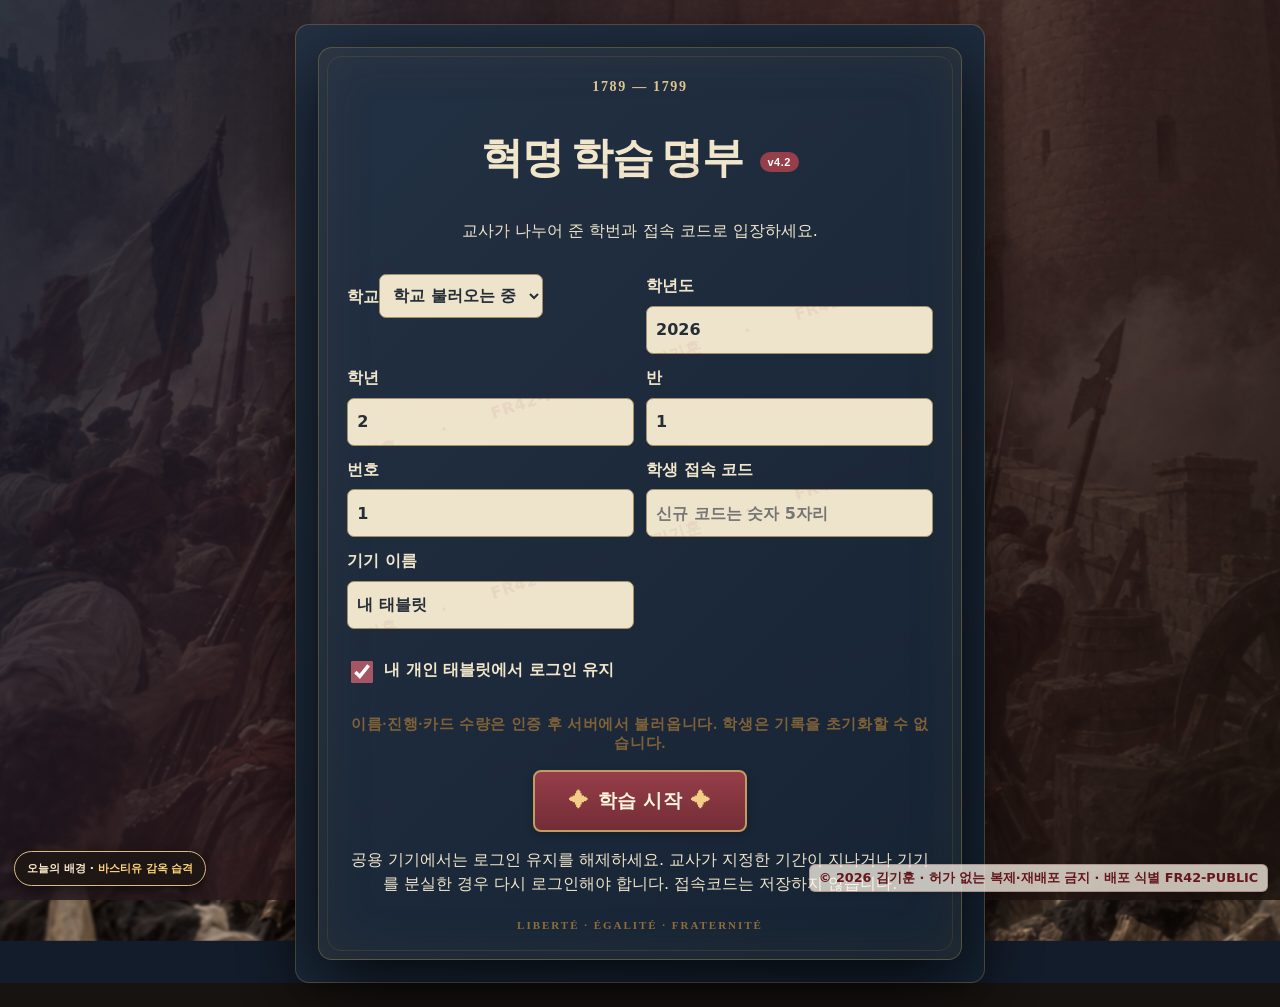
<file: index.html>
<!doctype html><html lang="ko"><head><meta charset="utf-8"><meta name="viewport" content="width=device-width,initial-scale=1"><title>프랑스 혁명 학습 게임 v4.2</title><link rel="stylesheet" href="legacy-game.css" >
<link rel="stylesheet" href="history-card.css" >
<link rel="stylesheet" href="history-card-effects.css" >
<link rel="stylesheet" href="history-card-rotation.css" >
<link rel="stylesheet" href="history-content.css" >
<link rel="stylesheet" href="history-game-card.css" >
<link rel="stylesheet" href="pack-opening.css" >
<link rel="stylesheet" href="integration.css" data-integration-style><link rel="stylesheet" href="v42.css"><link rel="stylesheet" href="stage25.css"><link rel="stylesheet" href="stage26.css"><link rel="stylesheet" href="stage27.css"><link rel="stylesheet" href="stage28.css"><link rel="stylesheet" href="stage3.css"><link rel="stylesheet" href="copyright-ready.css"></head><body><div id="app"></div><noscript>JavaScript를 활성화해 주세요.</noscript><script src="assets.generated.js"></script>
<script src="preview-storage.js"></script>
<script src="copyright-ready.js"></script><script src="config.js"></script><script src="game-api.js"></script>
<script src="content/units.generated.js"></script>
<script src="history-card.js"></script>
<script src="history-content.js"></script>
<script src="history-game-card.js"></script>
<script src="legacy-game.js"></script>
<script src="integration.js"></script><script src="report-ui27.js"></script><script src="student-v42.js?v=42-speed3"></script><script src="student-stage2.js?v=42-speed3"></script><script src="student-stage25.js"></script><script src="student-stage26.js?v=42-speed3"></script><script src="student-stage27.js"></script><script src="ui-stage28.js"></script><script src="student-stage28.js"></script><script src="student-test-ready.js?v=42-speed3"></script><script src="student-fast-quiz.js?v=42-speed3"></script></body></html>
</file>
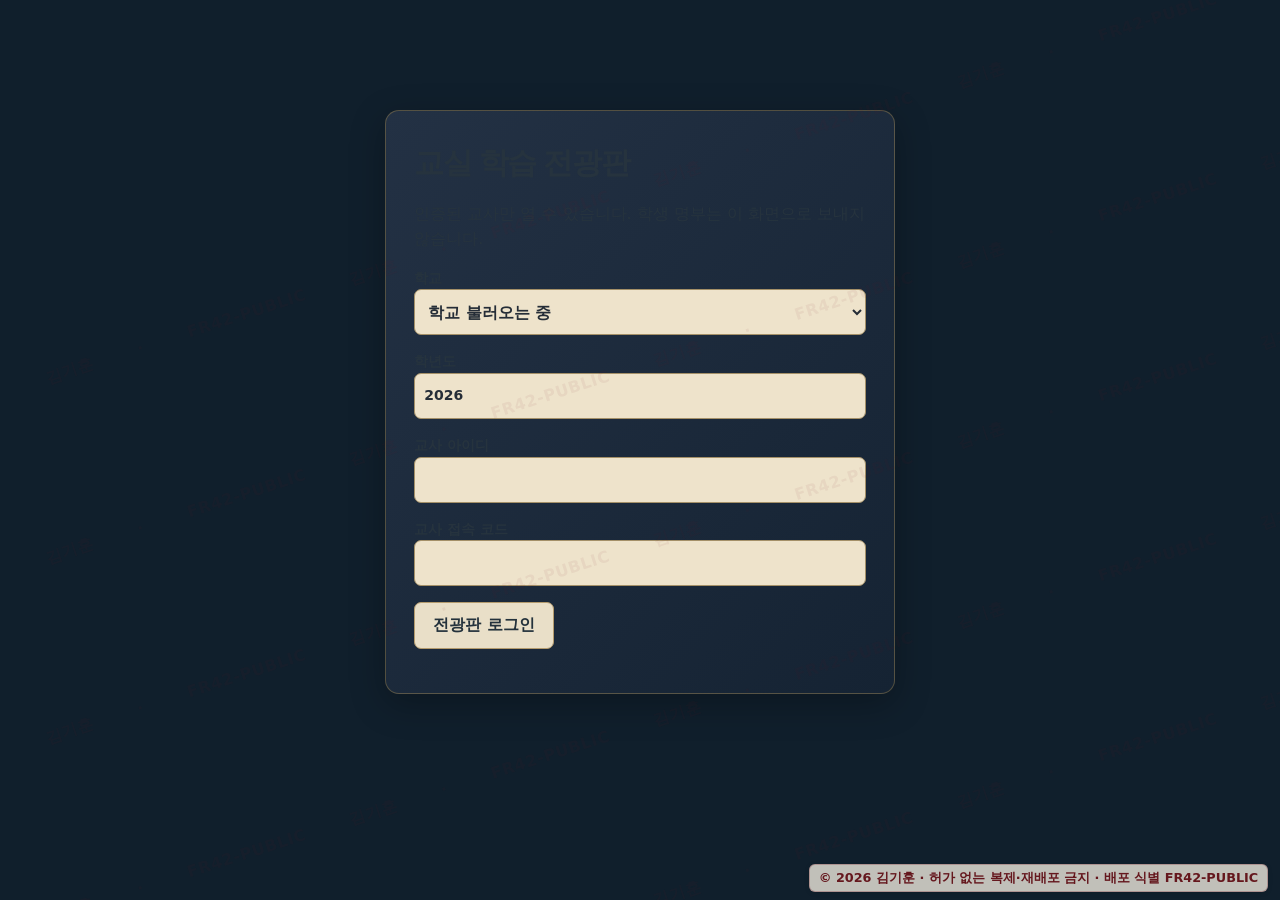
<file: board.html>
<!doctype html>
<html lang="ko"><head><meta charset="utf-8"><meta name="viewport" content="width=device-width,initial-scale=1"><title>프랑스 혁명 학습 전광판</title><link rel="stylesheet" href="teacher.css"><link rel="stylesheet" href="stage26.css"><link rel="stylesheet" href="stage27.css"><link rel="stylesheet" href="stage28.css"><link rel="stylesheet" href="copyright-ready.css"></head>
<body class="r27-board"><main id="boardApp27"></main><script src="copyright-ready.js"></script><script src="config.js"></script><script src="game-api.js"></script><script src="report-ui27.js"></script><script src="board27.js"></script></body></html>
</file>
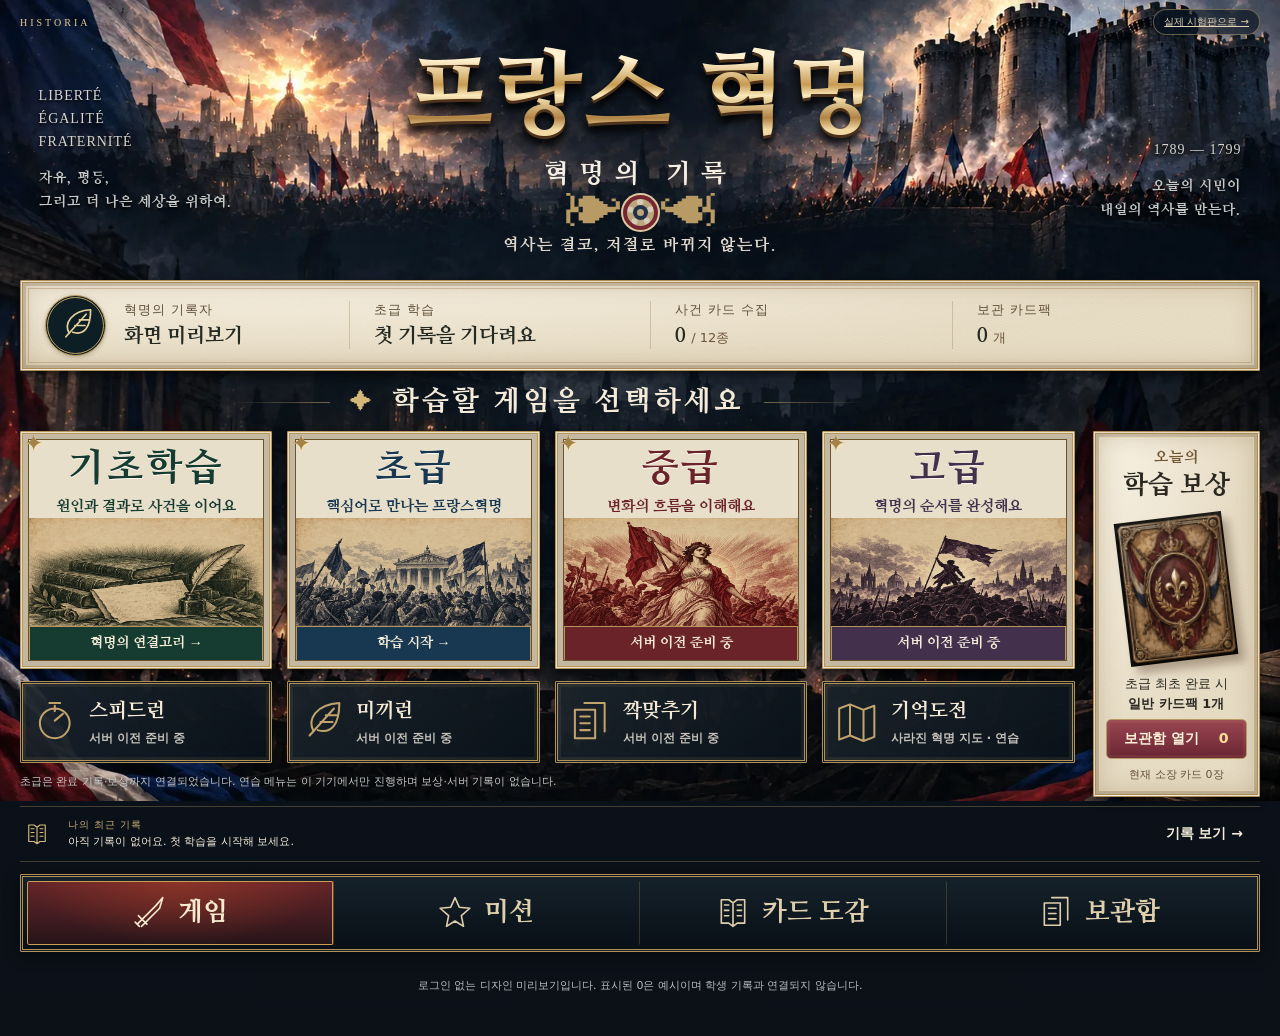
<file: supabase-design-preview.html>
<!doctype html>
<html lang="ko"><head><meta charset="utf-8"><meta name="viewport" content="width=device-width,initial-scale=1"><title>프랑스 혁명 · 디자인 미리보기</title><link rel="stylesheet" href="supabase-trial/style.css?v=2"><link rel="stylesheet" href="supabase-trial/revolution.css?v=2"><link rel="stylesheet" href="supabase-trial/heritage.css?v=3"><link rel="stylesheet" href="history-card.css"><link rel="stylesheet" href="history-card-effects.css"><link rel="stylesheet" href="stage25.css?v=5"><link rel="stylesheet" href="supabase-trial/collection.css?v=4"></head>
<body><header class="site-header"><a class="brand" href="supabase-design-preview.html">HISTORIA<span>프랑스 혁명</span></a><a class="badge" href="supabase-student.html?release=collection2">실제 시험판으로 →</a></header><main id="app"></main><p id="notice" role="status"></p><footer>로그인 없는 디자인 미리보기입니다. 표시된 0은 예시이며 학생 기록과 연결되지 않습니다.</footer><script type="module" src="supabase-trial/preview.mjs?v=5"></script></body></html>
</file>
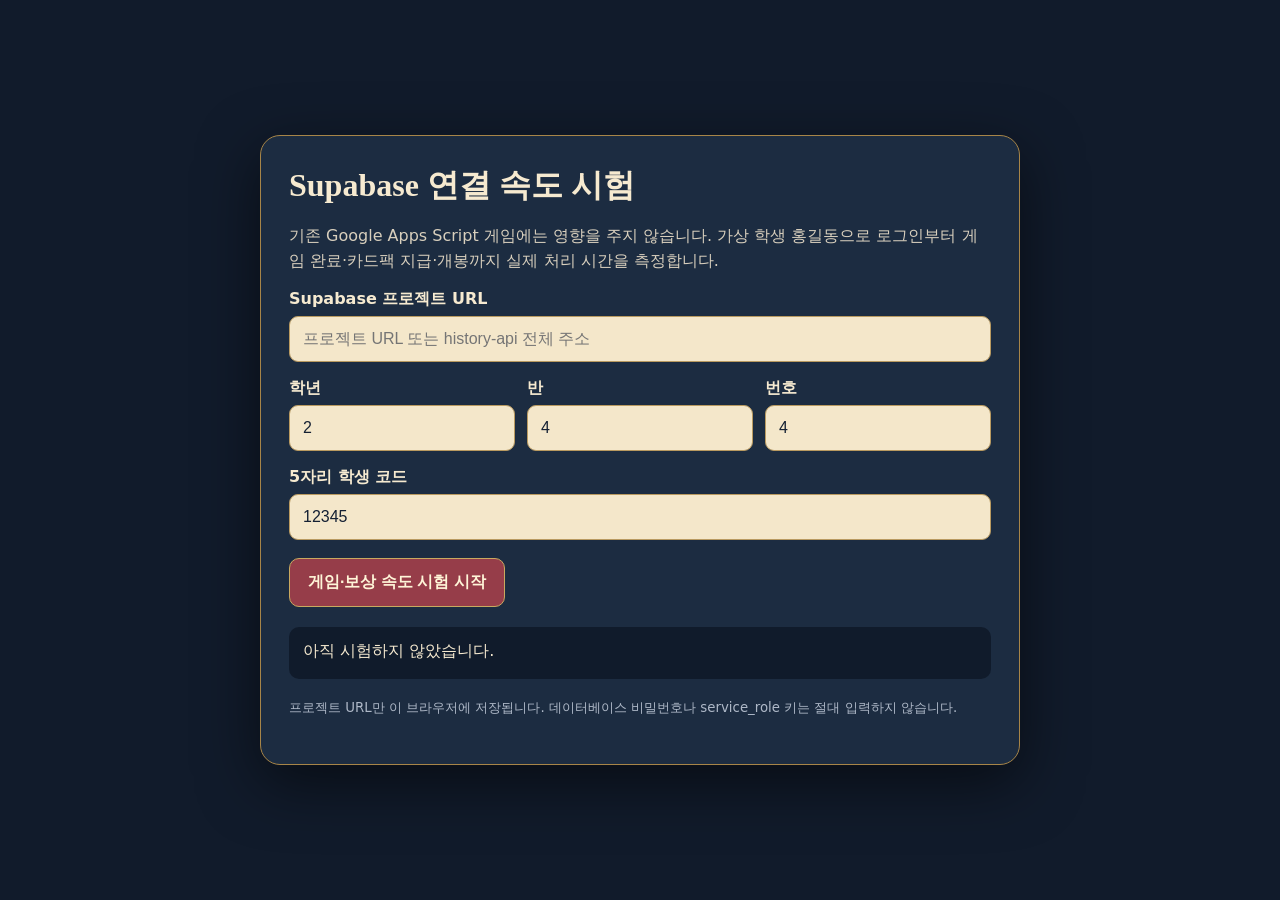
<file: supabase-speed-test.html>
<!doctype html>
<html lang="ko">
<head>
  <meta charset="utf-8">
  <meta name="viewport" content="width=device-width,initial-scale=1">
  <title>Supabase 연결 속도 시험</title>
  <style>
    :root { color-scheme: dark; font-family: system-ui, sans-serif; background:#111b2b; color:#f6ead0; }
    * { box-sizing:border-box; }
    body { margin:0; min-height:100vh; display:grid; place-items:center; padding:24px; }
    main { width:min(760px,100%); border:1px solid #a78548; border-radius:20px; padding:28px; background:#1c2c41; box-shadow:0 18px 60px #0008; }
    h1 { margin:0 0 8px; font-family:serif; }
    p { line-height:1.55; color:#d8cfbd; }
    label { display:block; margin:16px 0 6px; font-weight:700; }
    input { width:100%; padding:13px; border:1px solid #b99a60; border-radius:9px; font-size:16px; background:#f4e7ca; color:#142033; }
    .grid { display:grid; grid-template-columns:repeat(3,1fr); gap:12px; }
    button { margin-top:18px; padding:13px 18px; border:1px solid #c8a95f; border-radius:10px; background:#963d49; color:#fff5d8; font-size:16px; font-weight:800; cursor:pointer; }
    button:disabled { opacity:.55; cursor:wait; }
    #summary { margin-top:20px; padding:14px; border-radius:10px; background:#101b2b; min-height:52px; }
    table { width:100%; border-collapse:collapse; margin-top:14px; }
    th,td { padding:10px; border-bottom:1px solid #435269; text-align:left; }
    .good { color:#85e89d; } .slow { color:#ffd479; } .bad { color:#ff8d8d; }
    small { color:#aeb8c7; }
    @media (max-width:600px) { .grid { grid-template-columns:1fr 1fr; } main { padding:20px; } }
  </style>
</head>
<body>
  <main>
    <h1>Supabase 연결 속도 시험</h1>
    <p>기존 Google Apps Script 게임에는 영향을 주지 않습니다. 가상 학생 홍길동으로 로그인부터 게임 완료·카드팩 지급·개봉까지 실제 처리 시간을 측정합니다.</p>

    <label for="projectUrl">Supabase 프로젝트 URL</label>
    <input id="projectUrl" inputmode="url" placeholder="프로젝트 URL 또는 history-api 전체 주소" autocomplete="off">

    <div class="grid">
      <div><label for="grade">학년</label><input id="grade" type="number" value="2"></div>
      <div><label for="classNo">반</label><input id="classNo" type="number" value="4"></div>
      <div><label for="number">번호</label><input id="number" type="number" value="4"></div>
    </div>
    <label for="code">5자리 학생 코드</label>
    <input id="code" inputmode="numeric" maxlength="5" value="12345">

    <button id="run" type="button">게임·보상 속도 시험 시작</button>
    <div id="summary" aria-live="polite">아직 시험하지 않았습니다.</div>
    <table hidden id="results">
      <thead><tr><th>단계</th><th>시간</th><th>결과</th></tr></thead>
      <tbody></tbody>
    </table>
    <p><small>프로젝트 URL만 이 브라우저에 저장됩니다. 데이터베이스 비밀번호나 service_role 키는 절대 입력하지 않습니다.</small></p>
  </main>
  <script src="supabase-speed-test.js?v=4"></script>
</body>
</html>
</file>
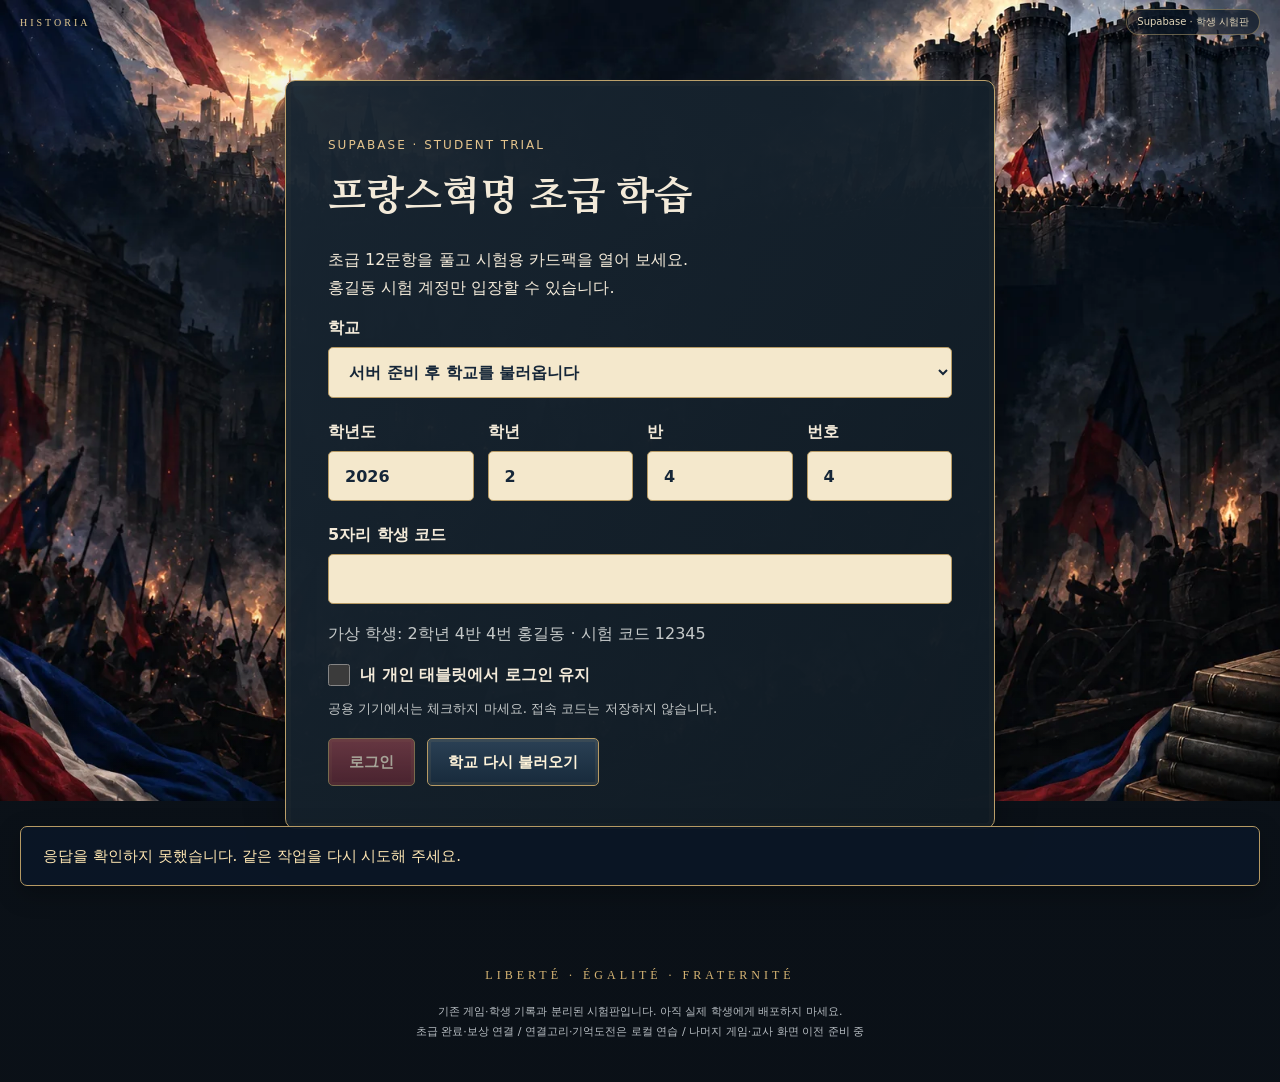
<file: supabase-student.html>
<!doctype html>
<html lang="ko">
<head>
  <meta charset="utf-8"><meta name="viewport" content="width=device-width,initial-scale=1">
  <title>프랑스혁명 · Supabase 학생 시험판</title>
  <meta name="theme-color" content="#101b28">
  <link rel="stylesheet" href="supabase-trial/style.css?v=2">
  <link rel="stylesheet" href="supabase-trial/revolution.css?v=2">
  <link rel="stylesheet" href="supabase-trial/heritage.css?v=3">
  <link rel="stylesheet" href="history-card.css">
  <link rel="stylesheet" href="history-card-effects.css">
  <link rel="stylesheet" href="stage25.css?v=5">
  <link rel="stylesheet" href="supabase-trial/collection.css?v=4">
</head>
<body>
  <header class="site-header"><a class="brand" href="supabase-student.html">HISTORIA <span>프랑스 혁명</span></a><span class="badge">Supabase · 학생 시험판</span></header>
  <main id="app"><section class="panel"><h1>시험판을 준비하고 있습니다.</h1></section></main>
  <p id="notice" role="status" aria-live="polite"></p>
  <footer><p class="footer-motto">LIBERTÉ · ÉGALITÉ · FRATERNITÉ</p>기존 게임·학생 기록과 분리된 시험판입니다. 아직 실제 학생에게 배포하지 마세요.<br>초급 완료·보상 연결 / 연결고리·기억도전은 로컬 연습 / 나머지 게임·교사 화면 이전 준비 중</footer>
  <noscript>JavaScript를 활성화해 주세요.</noscript>
  <script type="module" src="supabase-trial/app.mjs?v=5"></script>
</body>
</html>
</file>
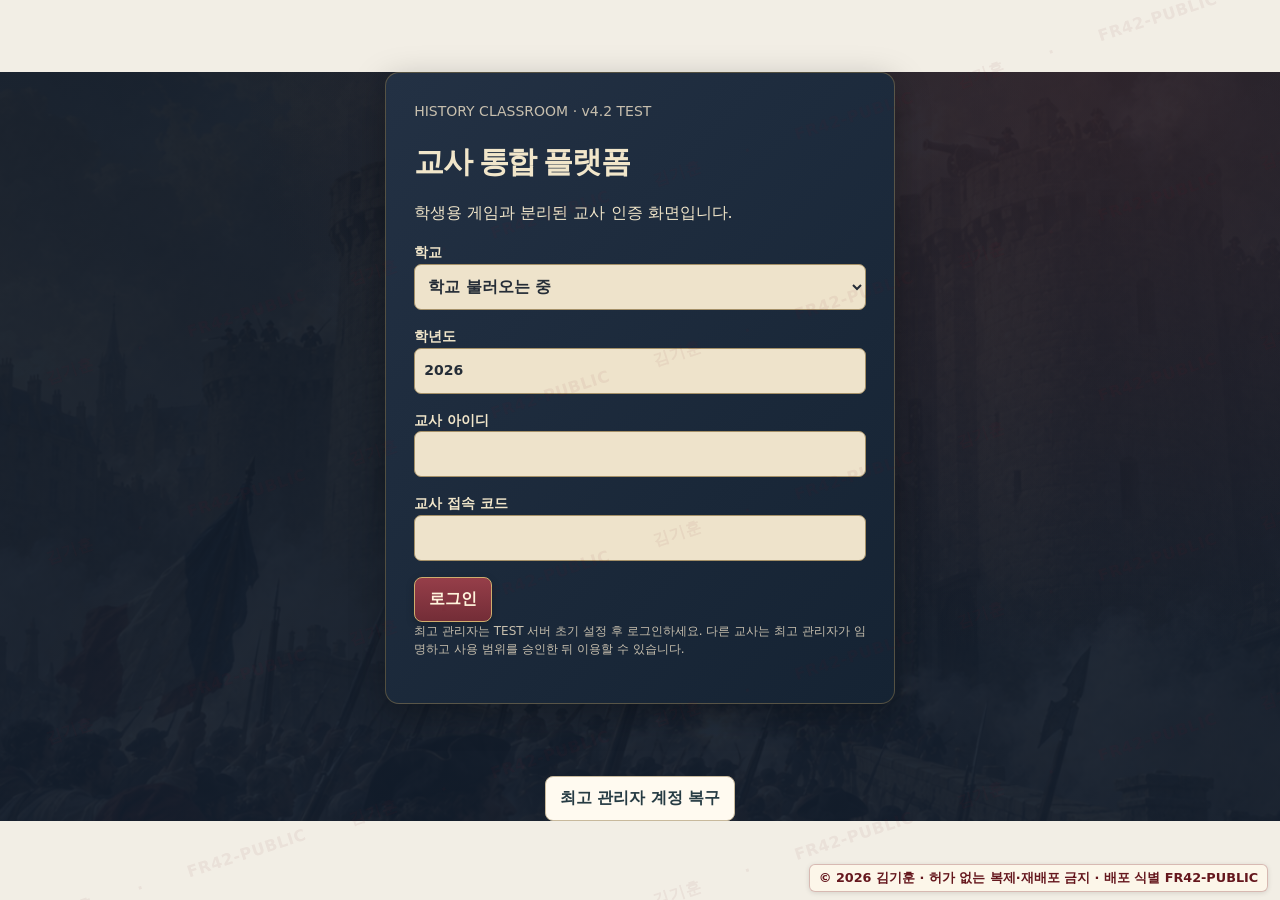
<file: teacher.html>
<!doctype html><html lang="ko"><head><meta charset="utf-8"><meta name="viewport" content="width=device-width,initial-scale=1"><title>역사 학습 통합 플랫폼 v4.2</title><link rel="stylesheet" href="teacher.css"><link rel="stylesheet" href="teacher-stage25.css"><link rel="stylesheet" href="stage26.css"><link rel="stylesheet" href="stage27.css"><link rel="stylesheet" href="stage28.css"><link rel="stylesheet" href="stage3.css"><link rel="stylesheet" href="copyright-ready.css"></head><body><div id="teacherApp"></div><script src="copyright-ready.js"></script><script src="config.js"></script><script src="game-api.js"></script><script src="report-ui27.js"></script><script src="teacher.js"></script><script src="teacher-stage2.js"></script><script src="teacher-stage25.js"></script><script src="teacher-stage26.js"></script><script src="teacher-stage27.js"></script><script src="ui-stage28.js"></script><script src="teacher-stage28.js"></script><script src="teacher-stage3.js"></script><script src="teacher-test-ready.js"></script></body></html>
</file>
<file: legacy-game.css>
:root{--bg:#f4efe3;--paper:#fffaf0;--ink:#251b17;--red:#8f2929;--line:#c9baa0;--green:#16835c}*{box-sizing:border-box}body{margin:0;background:var(--bg);color:var(--ink);font-family:Arial,'Noto Sans KR',sans-serif}button,input{font:inherit}button{cursor:pointer}.header{background:#efe5cf;border-bottom:1px solid #cfc0a6;padding:16px 24px}.headerin{max-width:1500px;margin:auto;display:flex;align-items:center;justify-content:space-between;gap:16px}.eyebrow{margin:0;color:#9a2f2f;font-family:Georgia,serif;font-size:14px;font-weight:800;letter-spacing:.12em}h1,h2,h3{font-family:Georgia,'Nanum Myeongjo',serif}.header h1{margin:3px 0;font-size:30px}.version{display:inline-block;vertical-align:middle;margin-left:8px;border-radius:999px;background:var(--red);color:white;padding:4px 8px;font:800 11px Arial,sans-serif;letter-spacing:.04em}.student{display:flex;align-items:center;gap:10px;font-weight:800}.btn{border:0;border-radius:9px;background:var(--red);color:white;padding:12px 20px;font-weight:800}.btn.alt{border:1px solid var(--line);background:white;color:var(--ink)}.wrap{max-width:1500px;margin:auto;padding:20px 24px 36px}.tabs{display:flex;gap:5px;margin-bottom:18px;padding:4px;width:max-content;border-radius:10px;background:#ded0b3}.tab{border:0;border-radius:7px;background:transparent;padding:10px 20px;font-weight:800}.tab.active{background:var(--red);color:white}.shell{border:1px solid #cfc0a6;border-radius:20px;background:var(--paper);padding:26px;box-shadow:0 10px 35px #36231917}.quiz{max-width:820px;margin:auto}.center{text-align:center;padding:65px 25px}.top{display:flex;justify-content:space-between;align-items:center;gap:15px}.pill{border-radius:999px;background:#251b1714;padding:8px 13px;font-weight:800}.progress{height:7px;margin:20px 0;background:#e4d9c2;border-radius:99px;overflow:hidden}.progress i{display:block;height:100%;background:var(--red)}.qimg{display:block;width:min(320px,82vw);aspect-ratio:1;object-fit:contain;margin:0 auto 18px;border-radius:16px;background:#302925}.question{border-left:5px solid var(--red);border-radius:0 14px 14px 0;background:#efe5cf;padding:22px;font:700 20px/1.6 Georgia,serif}.answer{display:grid;grid-template-columns:1fr auto;gap:10px;margin-top:20px}.answer input{height:49px;border:1px solid #a99779;border-radius:9px;padding:0 14px;font-size:17px}.feedback{min-height:55px;margin-top:14px;padding:14px;border-radius:10px;color:#6e5a4e}.feedback.bad{background:#fff0ed;color:#a52b25}.feedback.good{background:#e8f5ed;color:#176444}.orderhead{display:flex;justify-content:space-between;align-items:center}.grid{display:grid;grid-template-columns:repeat(7,minmax(0,1fr));gap:10px}.slot{position:relative;min-height:155px;overflow:hidden;border:2px dashed #9f927e;border-radius:12px;background:#f0e6d3}.slot.filled{border-style:solid;background:white}.slot.ok{border:3px solid var(--green)}.slot.bad{border:3px solid #c2342d}.num{position:absolute;z-index:2;top:6px;left:6px;display:grid;place-items:center;width:30px;height:30px;border-radius:50%;background:var(--ink);color:white;font-weight:900}.cardimg{width:100%;height:108px;display:block;object-fit:contain;background:#302925}.title{display:block;padding:7px 5px;font-size:13px;font-weight:800}.deck{margin-top:24px}.cards{display:grid;grid-template-columns:repeat(6,minmax(0,1fr));gap:10px}.card{overflow:hidden;border:1px solid #cfc0a6;border-radius:12px;background:white;padding:0}.card.sel{outline:4px solid var(--red)}.checkrow{display:flex;justify-content:space-between;align-items:center;gap:12px;margin-top:18px}.results{display:grid;grid-template-columns:repeat(4,1fr);gap:12px}.result{border:1px solid #d7c8ac;border-radius:15px;background:#f5eddd;padding:18px}.result.done{border-color:#68a98b;background:#edf7f1}.profile{min-height:100vh;display:grid;place-items:center;padding:22px}.profile form{width:min(760px,100%);text-align:center}.fields{display:grid;grid-template-columns:repeat(4,1fr);gap:12px;margin:25px 0}.fields label{text-align:left;font-weight:800}.fields input{width:100%;height:48px;margin-top:7px;border:1px solid var(--line);border-radius:9px;padding:10px}.hidden{display:none!important}@media(max-width:1000px){.grid,.cards{grid-template-columns:repeat(4,1fr)}.results{grid-template-columns:repeat(2,1fr)}}@media(max-width:700px){.headerin,.top,.orderhead,.checkrow{align-items:flex-start;flex-direction:column}.wrap{padding:14px 12px}.tabs{width:100%;display:grid;grid-template-columns:repeat(5,1fr)}.tab{padding:9px 2px}.grid,.cards{grid-template-columns:repeat(2,1fr)}.results,.fields{grid-template-columns:1fr}.answer{grid-template-columns:1fr}.student{width:100%;justify-content:space-between}}
.orderhint{margin:16px 0;padding:13px 15px;border-left:4px solid var(--red);border-radius:0 10px 10px 0;background:#efe5cf;line-height:1.55}.orderhint strong{color:var(--red)}
.rules{margin:22px auto;padding:16px 18px;border-left:4px solid var(--red);border-radius:0 11px 11px 0;background:#efe5cf;text-align:left;line-height:1.65}.locked{opacity:.48;cursor:not-allowed}.tab.locked{background:#c9baa0}.retry-badge{display:inline-block;margin-left:7px;border-radius:999px;background:#8f2929;color:#fff;padding:3px 8px;font-size:12px}.skip{background:#fff7df;color:#72510a}.remove{position:absolute;z-index:4;top:6px;right:6px;width:30px;height:30px;border:0;border-radius:50%;background:#fff;color:#9a2f2f;font-size:20px;font-weight:900;box-shadow:0 2px 7px #0003}.cards.described{grid-template-columns:repeat(4,minmax(0,1fr))}.card.described{display:block;min-height:205px}.card.described .cardimg{height:118px}.cardcopy{display:block;padding:9px}.cardcopy strong{display:block;font-family:Georgia,'Nanum Myeongjo',serif;line-height:1.3}.cardcopy small{display:block;margin-top:6px;color:#6e5a4e;line-height:1.45}.result-detail{margin-top:20px}.result-detail>div{display:flex;justify-content:space-between;gap:12px;padding:9px 0;border-bottom:1px solid #eadfca}.result-detail strong{color:var(--red);white-space:nowrap}.status-note{margin:10px 0;color:#6e5a4e}.slot{cursor:pointer}.locked-page{max-width:720px;margin:auto;text-align:center;padding:60px 24px}.bonus{margin-top:22px;padding:20px;border:1px solid #d7c8ac;border-radius:15px;background:#f5eddd}.bonus-actions{display:flex;gap:10px;flex-wrap:wrap;margin-top:14px}.modepick{display:grid;grid-template-columns:repeat(4,1fr);gap:12px;margin:22px 0}.modepick button{min-height:120px;text-align:left;border:1px solid #d7c8ac;border-radius:14px;background:white;padding:17px}.modepick strong{display:block;margin-bottom:7px;font:800 18px Georgia,serif}.modepick small{color:#6e5a4e;line-height:1.45}.practicebar{display:flex;justify-content:space-between;align-items:center;gap:12px;margin-bottom:16px}.speedtime{font:900 34px/1 monospace;letter-spacing:.04em;color:var(--red)}.speedstats{display:flex;align-items:center;justify-content:flex-end;gap:10px;flex-wrap:wrap}.speedstat{border-radius:10px;background:#efe5cf;padding:9px 12px;font-size:13px}.speedstat b{display:block;margin-top:3px;font:900 20px monospace;color:var(--red)}.best{margin:10px 0;color:#6e5a4e}.speedfinish{margin:18px 0;padding:18px;border-radius:12px;background:#e8f5ed;color:#176444;font-size:18px}
@media(max-width:1000px){.cards.described{grid-template-columns:repeat(3,minmax(0,1fr))}.modepick{grid-template-columns:repeat(2,1fr)}}@media(max-width:700px){.cards.described{grid-template-columns:1fr}.card.described{min-height:0;display:grid;grid-template-columns:120px 1fr}.card.described .cardimg{height:100%;min-height:126px}.result-detail>div{align-items:flex-start;flex-direction:column}.tabs{grid-template-columns:repeat(4,1fr)}.practicebar{align-items:flex-start;flex-direction:column}.speedstats{justify-content:flex-start}.modepick{grid-template-columns:1fr}.speedtime{font-size:28px}}
.rankpage{min-height:100vh;padding:24px;background:radial-gradient(circle at top,#fff8e8 0,#efe3c8 46%,#d9c7a4 100%)}.rankbox{max-width:1180px;margin:auto}.rankhero{display:flex;justify-content:space-between;align-items:center;gap:18px;margin-bottom:18px}.rankhero h1{margin:4px 0;font-size:34px}.rankcontrols{display:flex;gap:8px;flex-wrap:wrap;margin:12px 0}.rankcontrols button,.rankcontrols input{border:1px solid #bda987;border-radius:999px;background:#fffaf0;padding:9px 14px;font-weight:800}.rankcontrols button.on{background:var(--red);color:#fff;border-color:var(--red)}.classpick{display:flex;align-items:center;gap:6px}.classpick input{width:60px;text-align:center}.podium{display:grid;grid-template-columns:repeat(3,1fr);align-items:end;gap:14px;margin:26px auto 20px;max-width:820px}.podium>div{display:flex;flex-direction:column;justify-content:center;align-items:center;border-radius:18px 18px 8px 8px;padding:18px 10px;background:#fffaf0;box-shadow:0 9px 28px #3b281b20}.podium .p1{min-height:210px;background:linear-gradient(#fff9d7,#efd26e)}.podium .p2{min-height:170px;background:linear-gradient(#fff,#d9dde2)}.podium .p3{min-height:145px;background:linear-gradient(#fff3e8,#d9a578)}.medal{font-size:38px}.podium strong{font-size:21px}.podium b{margin-top:8px;font:900 25px monospace;color:var(--red)}.ranktable{width:100%;border-collapse:separate;border-spacing:0 8px}.ranktable td{background:#fffaf0;padding:14px 16px}.ranktable td:first-child{border-radius:12px 0 0 12px;font-size:20px;font-weight:900;text-align:center}.ranktable td:last-child{border-radius:0 12px 12px 0;text-align:right;font:900 21px monospace;color:var(--red)}.rankname{font-weight:900;font-size:18px}.rankmeta{color:#796957;font-size:13px}.ranknote{text-align:center;color:#6e5a4e}.rankempty{text-align:center;padding:70px 20px;border-radius:18px;background:#fffaf0}.ranklive{display:inline-flex;align-items:center;gap:7px;color:#176444;font-weight:800}.ranklive:before{content:'';width:9px;height:9px;border-radius:50%;background:#24a36d;box-shadow:0 0 0 5px #24a36d22}@media(max-width:700px){.rankhero{align-items:flex-start;flex-direction:column}.podium{grid-template-columns:1fr}.podium .p1,.podium .p2,.podium .p3{min-height:120px}.podium .p1{order:-1}.ranktable .rankmeta{display:none}}
.hintbox{margin:14px 0 0;padding:13px 16px;border-radius:11px;background:#fff3c9;color:#654b00;font-weight:800}.hintword{font-size:22px;letter-spacing:.08em;color:var(--red)}.sync{position:fixed;right:14px;bottom:14px;z-index:20;border:0;border-radius:999px;padding:9px 14px;background:#251b17;color:#fff;font-size:12px;font-weight:800;box-shadow:0 4px 15px #0003}.sync.wait{background:#8a5b00}.sync.busy{background:#176444}.speedfinish.unofficial{background:#fff0ed;color:#a52b25}.autojudge{border-radius:999px;background:#e8f5ed;color:#176444;padding:8px 12px;font-weight:800}.teacher{margin-top:24px;padding-top:18px;border-top:1px solid #ddcfb4}.rankerror{color:#a52b25}.hinttag{display:inline-block;margin-top:5px;padding:3px 7px;border-radius:999px;background:#fff3c9;color:#72510a;font-size:12px}
/* v2.8 bonus games and collection */
.bonusmenu{display:grid;grid-template-columns:repeat(4,minmax(0,1fr));gap:14px;margin-top:20px}.bonusmenu button{min-height:150px;border:1px solid #d7c8ac;border-radius:16px;background:white;padding:18px;text-align:left;box-shadow:0 5px 18px #36231912}.bonusmenu button:hover{transform:translateY(-2px);box-shadow:0 9px 25px #36231922}.bonusmenu strong{display:block;margin:8px 0;font:800 20px Georgia,serif}.bonusmenu small{display:block;color:#6e5a4e;line-height:1.5}.bonusicon{font-size:34px}.settingrow{display:flex;justify-content:center;gap:10px;flex-wrap:wrap;margin:20px 0}.settingrow button{border:1px solid #bda987;border-radius:999px;background:white;padding:10px 18px;font-weight:800}.settingrow button.on{background:var(--red);border-color:var(--red);color:white}.baitdeck{display:grid;grid-template-columns:repeat(5,minmax(0,1fr));gap:10px}.baitcard{position:relative;overflow:hidden;border:1px solid #cfc0a6;border-radius:12px;background:white;padding:0;min-height:150px}.baitcard .cardimg{height:105px}.baitcard.decoy{background:linear-gradient(145deg,#2e3848,#111722);color:white}.decoyart{height:105px;display:grid;place-items:center;background:radial-gradient(circle,#8b764b,#252638);font-size:42px}.countrymark{position:absolute;left:7px;top:7px;border-radius:999px;background:#251b17dd;color:white;padding:3px 7px;font-size:10px;font-weight:900}.memorygrid{display:grid;grid-template-columns:repeat(6,minmax(0,1fr));gap:10px}.memorycard{position:relative;min-height:165px;border:2px solid #c8b895;border-radius:13px;background:#efe5cf;padding:0;overflow:hidden}.memorycard img{width:100%;height:120px;object-fit:contain;background:#302925}.memorycard .title{min-height:42px}.memorycard.selected{outline:4px solid var(--red)}.memorycard.hiddenface img{filter:brightness(0)}.memorycard.hiddenface .title{color:transparent}.targetoverlay{position:fixed;inset:0;z-index:80;display:grid;place-items:center;background:#160f0ddb;padding:20px}.targetpanel{width:min(1180px,96vw);max-height:94vh;overflow:auto;border-radius:20px;background:var(--paper);padding:22px}.targetpanel .memorygrid{grid-template-columns:repeat(6,minmax(0,1fr))}.matchgrid{display:grid;grid-template-columns:repeat(6,minmax(0,1fr));gap:10px}.matchcard{height:150px;border:2px solid #b9a889;border-radius:13px;background:linear-gradient(145deg,#8f2929,#4d1515);color:white;font-weight:900;transform-style:preserve-3d}.matchcard.open,.matchcard.done{background:white;color:var(--ink)}.matchcard.done{border-color:var(--green);opacity:.62}.matchcard img{width:100%;height:105px;object-fit:contain;background:#302925}.matchback{font-size:38px}.collectiongrid{display:grid;grid-template-columns:repeat(5,minmax(0,1fr));gap:14px}.collectcard{position:relative;overflow:hidden;border:5px solid #b8aa8f;border-radius:17px;background:#eadfc9;box-shadow:0 7px 20px #0002}.collectcard img{width:100%;aspect-ratio:1;object-fit:contain;background:#302925}.collectcard h3{margin:9px 8px 3px;font-size:15px}.collectcard p{margin:3px 8px 10px;color:#6e5a4e;font-size:12px}.collectcard.lockedcard img{filter:brightness(0)}.collectcard.lockedcard h3{color:#796957}.collectcard.rare{border-color:#5b83c5;background:#e7f0ff}.collectcard.unique{border-color:#8c48bd;background:#f3e7ff}.collectcard.legend{border-color:#d2a520;background:#fff4bc;box-shadow:0 0 20px #e5b91b99}.collectcard.myth{border-color:transparent;background:linear-gradient(135deg,#bdfaff,#ffd0ef,#fff3a8);box-shadow:0 0 25px #50d9ff99}.rarity{position:absolute;right:7px;top:7px;border-radius:999px;background:#251b17e8;color:white;padding:4px 8px;font-size:11px;font-weight:900}.rewardmodal{position:fixed;inset:0;z-index:90;display:grid;place-items:center;background:#160f0ddd;padding:20px}.rewardbox{width:min(420px,94vw);border-radius:22px;background:var(--paper);padding:24px;text-align:center}.rewardbox .collectcard{margin:15px auto;width:min(280px,75vw)}.summarytable{width:100%;border-collapse:collapse;margin-top:18px}.summarytable th,.summarytable td{padding:11px;border-bottom:1px solid #e0d4bd;text-align:left}.summarytable td:last-child{text-align:right;font-family:monospace;font-weight:900}.officialtag{display:inline-block;border-radius:999px;background:#e8f5ed;color:#176444;padding:5px 9px;font-size:12px;font-weight:900}.casualtag{display:inline-block;border-radius:999px;background:#efe5cf;color:#6e5a4e;padding:5px 9px;font-size:12px;font-weight:900}
@media(max-width:1000px){.bonusmenu{grid-template-columns:repeat(2,1fr)}.baitdeck,.collectiongrid{grid-template-columns:repeat(4,1fr)}.memorygrid,.matchgrid{grid-template-columns:repeat(4,1fr)}}@media(max-width:700px){.bonusmenu{grid-template-columns:1fr}.baitdeck,.collectiongrid,.memorygrid,.matchgrid{grid-template-columns:repeat(3,1fr)}.targetpanel .memorygrid{grid-template-columns:repeat(3,1fr)}.memorycard,.matchcard{min-height:125px;height:130px}.memorycard img,.matchcard img{height:88px}}
/* v2.9 */
.locknotice{margin:18px 0;padding:16px;border-radius:12px;background:#fff3c9;color:#654b00;font-weight:800}.decoyscene{height:105px;background-repeat:no-repeat;background-size:400% 400%;background-color:#302925}.lockedcard img{filter:grayscale(1);opacity:.16}.lockedcard:after{content:'미획득';position:absolute;inset:0;display:grid;place-items:center;color:#51483f;font-weight:900;text-shadow:0 1px white}.lockedcard h3,.lockedcard p{position:relative;z-index:2}.packbox{width:min(850px,96vw);border-radius:24px;background:radial-gradient(circle at top,#fff9d9,#fffaf0 55%);padding:28px;text-align:center;box-shadow:0 0 70px #ffd65c66}.packcards{display:flex;justify-content:center;align-items:center;gap:18px;flex-wrap:wrap;margin:22px 0}.packwrap{width:min(220px,28vw);perspective:900px}.packwrap .collectcard{width:100%;transition:transform .55s,filter .4s}.packwrap.covered .collectcard{filter:brightness(.15);transform:rotateY(180deg) scale(.94)}.packwrap.covered:after{content:'✦';position:absolute;inset:0;display:grid;place-items:center;border:4px solid #e4c56e;border-radius:17px;background:linear-gradient(145deg,#7d2020,#321010);color:#ffe999;font-size:55px;box-shadow:0 0 28px #f1c84b88;cursor:pointer}.packwrap{position:relative}.packtitle{font-size:30px;margin:6px 0}.packhint{animation:pulse 1.2s infinite;color:var(--red);font-weight:900}@keyframes pulse{50%{opacity:.45;transform:scale(.98)}}.adminnav{display:flex;gap:8px;flex-wrap:wrap;margin:16px 0}.adminnav button{border:1px solid #bda987;border-radius:999px;background:white;padding:9px 14px;font-weight:800}.adminnav button.on{background:var(--red);color:white}.adminpanel{border:1px solid #d7c8ac;border-radius:15px;background:#f8f0e1;padding:20px}.adminform{display:grid;grid-template-columns:repeat(3,1fr);gap:12px}.adminform label{font-weight:800}.adminform input,.adminform select,.adminform textarea{width:100%;margin-top:6px;border:1px solid #bda987;border-radius:9px;background:white;padding:10px}.adminform textarea{min-height:110px}.serverpending{margin:13px 0;padding:12px;border-radius:10px;background:#ece7de;color:#6e5a4e}.oddsrow{display:grid;grid-template-columns:1fr 100px;gap:10px;align-items:center;margin:8px 0}.dailybox{margin:20px 0;padding:18px;border:1px solid #e1c671;border-radius:15px;background:#fff8d9}.streakline{display:flex;gap:8px;flex-wrap:wrap}.streakline span{border-radius:999px;background:white;padding:7px 11px;font-weight:800}.streakline .done{background:#e8f5ed;color:#176444}@media(max-width:700px){.adminform{grid-template-columns:1fr}.packwrap{width:min(260px,70vw)}.packcards{flex-direction:column}}
/* ===== v3.0 premium collection and pack opening ===== */
.collectiongrid{grid-template-columns:repeat(auto-fill,minmax(210px,1fr));gap:22px;align-items:start}.collectcard.premium{--metal:#9a7b52;--glow:#8a6a42;position:relative;isolation:isolate;overflow:visible;aspect-ratio:2/3;border:5px solid var(--metal);border-radius:17px;padding:12px;background:linear-gradient(145deg,#f7e7bf,#c8a96d 42%,#f9eac6 70%,#8e7047);box-shadow:0 9px 22px #160e0a55,inset 0 0 0 2px #fff8,inset 0 0 20px #0005;color:#20150f;transform-style:preserve-3d}.collectcard.premium::before{content:"";position:absolute;inset:5px;border:2px solid #fff8;border-radius:11px;pointer-events:none;box-shadow:inset 0 0 0 2px #0005}.collectcard.premium::after{content:"✦";position:absolute;left:50%;top:-18px;translate:-50% 0;display:grid;place-items:center;width:39px;height:39px;border:4px solid var(--metal);rotate:45deg;border-radius:8px;background:radial-gradient(circle,#fff 0 12%,var(--glow) 15% 52%,#241b1a 58%);color:#fff;text-shadow:0 0 8px white;box-shadow:0 0 15px var(--glow);z-index:4}.collectcard.premium .cardname{position:relative;z-index:2;margin:4px 3px 9px;padding:8px 5px;border:1px solid #fff8;border-radius:7px;background:linear-gradient(#fff8,#e5d2aaee);box-shadow:inset 0 0 9px #5d452d66;font:900 16px/1.2 Georgia,'Nanum Myeongjo',serif;text-align:center}.collectcard.premium .cardart{position:relative;height:48%;border:3px ridge var(--metal);overflow:hidden;background:#251d19;box-shadow:inset 0 0 18px #000}.collectcard.premium .cardart img{width:100%;height:100%;object-fit:cover;display:block}.collectcard.premium .cardyear{position:relative;z-index:3;width:max-content;min-width:82px;margin:-13px auto 3px;padding:4px 13px;border:2px solid var(--metal);border-radius:4px;background:#f5e7c8;text-align:center;font:900 14px Georgia,serif;box-shadow:0 2px 7px #0008}.collectcard.premium .carddesc{height:23%;margin:5px 4px 0;padding:7px 5px;overflow:hidden;border-top:1px solid #6f5437;font:700 11px/1.45 Georgia,'Nanum Myeongjo',serif;text-align:center}.collectcard.premium .cardfoot{position:absolute;left:17px;right:17px;bottom:8px;display:flex;justify-content:space-between;align-items:center;font-size:10px;font-weight:900}.collectcard.premium .cardrarity{letter-spacing:.08em;text-transform:uppercase}.collectcard.premium.rare{--metal:#87b9f4;--glow:#2e85ef;background:linear-gradient(145deg,#e6f2ff,#7d96b5 42%,#e9f5ff 70%,#455c7b)}.collectcard.premium.unique{--metal:#c17cff;--glow:#9c28ff;background:linear-gradient(145deg,#f5ddff,#8c4da8 42%,#f2d5ff 70%,#48215e)}.collectcard.premium.legend{--metal:#ffd65c;--glow:#ffad00;background:linear-gradient(145deg,#fff4af,#bd7f12 42%,#fff0a3 70%,#76500c);box-shadow:0 10px 28px #0008,0 0 23px #ffc329aa,inset 0 0 20px #fff6}.collectcard.premium.myth{--metal:#8ffcff;--glow:#ff55ff;background:linear-gradient(135deg,#c6ffff,#c16cff 22%,#fff58b 45%,#67e8ff 68%,#ff89df 90%);background-size:240% 240%;animation:holoFlow 4s linear infinite;box-shadow:0 10px 32px #0009,0 0 30px #4fffffcc,0 0 48px #ff4ed599}.collectcard.premium.myth::before{background:linear-gradient(110deg,transparent 30%,#fff9 47%,transparent 62%);background-size:230% 100%;animation:holoSweep 2.4s linear infinite}.collectcard.premium.lockedcard{filter:grayscale(1);opacity:.2}.collectcard.premium.lockedcard .cardname,.collectcard.premium.lockedcard .cardyear,.collectcard.premium.lockedcard .carddesc{filter:blur(3px)}
.rewardmodal{background:radial-gradient(circle at center,#36254dd9,#09060ff2 70%);backdrop-filter:blur(8px)}.packbox{width:min(1120px,96vw);max-height:96vh;overflow:auto;background:linear-gradient(160deg,#181321,#2c1d35 55%,#17111c);border:1px solid #c9a9ff66;color:#fff;box-shadow:0 0 80px #9a54ff44}.packbox .eyebrow{color:#e6ceff}.packhint{color:#d7c7e5}.packcards{align-items:center;justify-content:center;perspective:1200px}.packwrap{position:relative;width:min(235px,39vw);min-width:190px;touch-action:none;user-select:none;filter:none}.packwrap .collectcard{width:100%}.packwrap.covered{cursor:grab}.packwrap.covered:active{cursor:grabbing}.packcover{position:absolute;z-index:12;inset:-8px;border:3px solid #c7a6ff;border-radius:20px;background:radial-gradient(circle at 50% 35%,#71388e,#25152f 58%,#0e0913);box-shadow:0 10px 35px #000,0 0 22px #9b58ff77,inset 0 0 25px #fff2;transform:translateY(var(--peel,0px)) rotateX(calc(var(--peel,0px) * .035));transition:transform .25s ease,opacity .25s}.packcover::before{content:"FR";position:absolute;inset:22%;display:grid;place-items:center;border:3px double #dbc5ff;border-radius:50%;font:900 34px Georgia,serif;color:#eadfff;text-shadow:0 0 15px #fff;box-shadow:0 0 0 7px #ffffff12,0 0 30px #b162ff88}.packcover::after{content:"아래로 끌어 개봉";position:absolute;left:0;right:0;bottom:18px;text-align:center;color:#dbc8eb;font-size:12px;font-weight:800}.packwrap.queued .packcover{filter:brightness(.45);cursor:not-allowed}.packwrap.recent .collectcard.unique{animation:uniqueReveal 1.05s cubic-bezier(.2,.8,.2,1)}.packwrap.recent .collectcard.legend{animation:legendReveal 1.35s cubic-bezier(.16,.9,.2,1)}.packwrap.recent .collectcard.myth{animation:mythReveal 1.7s cubic-bezier(.1,.85,.15,1)}.packwrap.recent::before{content:"";position:absolute;z-index:-1;inset:-70px;border-radius:50%;opacity:0;pointer-events:none}.packwrap.recent.rarity-unique::before{background:repeating-conic-gradient(#b45cff 0 7deg,transparent 7deg 15deg);animation:burst 1.1s}.packwrap.recent.rarity-legend::before{background:repeating-conic-gradient(#ffd54f 0 5deg,transparent 5deg 12deg);animation:burst 1.4s}.packwrap.recent.rarity-myth::before{background:conic-gradient(#55ffff,#ff57dc,#fff678,#7c68ff,#55ffff);filter:blur(8px);animation:burst 1.8s}.rarity-banner{margin:10px 0 0;font:900 18px Georgia,serif;letter-spacing:.15em;text-shadow:0 0 12px currentColor}.rarity-banner.unique{color:#d696ff}.rarity-banner.legend{color:#ffd85a;font-size:22px}.rarity-banner.myth{color:#93ffff;font-size:25px;animation:rainbowText 1.2s linear infinite}.gift-dependent.disabled{opacity:.4}.gift-dependent.disabled select{pointer-events:none}.pitygrid{display:grid;grid-template-columns:repeat(2,minmax(0,1fr));gap:12px}.pitycard{padding:15px;border:1px solid #d7c8ac;border-radius:12px;background:#fffaf0}.pitycard label{display:flex;justify-content:space-between;gap:12px;align-items:center}.pitycard input{width:90px;height:40px;border:1px solid #b6a78d;border-radius:7px;padding:6px}.pitystatus{display:grid;grid-template-columns:repeat(4,1fr);gap:8px;margin:16px 0}.pitystatus span{padding:10px;border-radius:9px;background:#efe5cf;text-align:center;font-size:12px}.pitystatus b{display:block;margin-top:4px;font-size:17px;color:var(--red)}
@keyframes holoFlow{to{background-position:240% 240%}}@keyframes holoSweep{to{background-position:-230% 0}}@keyframes uniqueReveal{0%{transform:scale(.1) rotateY(0);filter:brightness(4)}70%{transform:scale(1.08) rotateY(360deg);filter:brightness(1.5)}100%{transform:scale(1) rotateY(360deg)}}@keyframes legendReveal{0%{transform:scale(.05) rotateY(0);filter:brightness(6)}55%{transform:scale(1.18) rotateY(360deg)}78%{transform:scale(.96) rotateY(360deg)}100%{transform:scale(1) rotateY(360deg)}}@keyframes mythReveal{0%{transform:scale(.02) rotateY(0) rotateZ(-20deg);filter:brightness(8)}60%{transform:scale(1.22) rotateY(720deg) rotateZ(3deg)}82%{transform:scale(.95) rotateY(720deg)}100%{transform:scale(1) rotateY(720deg)}}@keyframes burst{0%{opacity:0;transform:scale(.15) rotate(0)}35%{opacity:.9}100%{opacity:0;transform:scale(1.5) rotate(45deg)}}@keyframes rainbowText{to{filter:hue-rotate(360deg)}}
@media(max-width:700px){.collectiongrid{grid-template-columns:repeat(2,minmax(0,1fr));gap:12px}.collectcard.premium{padding:8px;border-width:3px}.collectcard.premium .cardname{font-size:12px}.collectcard.premium .carddesc{font-size:8px}.packwrap{min-width:155px;width:42vw}.pitygrid,.pitystatus{grid-template-columns:1fr 1fr}}
/* ===== v3.1 card readability, inspection and rarity omens ===== */
.collectiongrid{grid-template-columns:repeat(auto-fill,minmax(235px,1fr))}.collectcard.premium::after{top:-31px}.collectcard.premium .cardname{min-height:52px;margin:18px 3px 9px;padding:7px 10px;display:grid;place-items:center;font-size:15px;line-height:1.25;word-break:keep-all;overflow:visible}.collectcard.premium:not(.lockedcard){cursor:zoom-in}.collectcard.premium:not(.lockedcard):hover{transform:translateY(-3px);box-shadow:0 14px 30px #160e0a66,0 0 18px var(--glow)}
.cardinspect{position:fixed;z-index:2400;inset:0;display:grid;place-items:center;padding:20px;background:#09060edd;backdrop-filter:blur(11px);animation:inspectFade .2s ease}.inspectpanel{position:relative;display:grid;place-items:center;width:min(520px,96vw);max-height:96vh;padding:42px 28px 26px;border:1px solid #ffffff30;border-radius:24px;background:radial-gradient(circle at 50% 30%,#4c365c,#17101e 70%);box-shadow:0 25px 90px #000;color:#fff}.inspectpanel .collectcard.premium{width:min(370px,78vw);height:auto;min-height:min(555px,78vh);font-size:1.15em;cursor:default}.inspectpanel .collectcard.premium:hover{transform:none}.inspectpanel .collectcard.premium .cardname{font-size:21px;min-height:62px}.inspectpanel .collectcard.premium .carddesc{font-size:14px;line-height:1.6}.inspectpanel .collectcard.premium .cardyear{font-size:17px}.inspectclose{position:absolute;z-index:10;right:14px;top:12px;width:40px;height:40px;border:1px solid #ffffff55;border-radius:50%;background:#0008;color:#fff;font-size:25px}.inspecttip{margin:14px 0 0;color:#d8cce1;font-size:13px}
.packwrap.omen-unique .packcover{border-color:#c477ff;box-shadow:0 10px 35px #000,0 0 17px #a52fff,0 0 34px #7719bcaa,inset 0 0 28px #ca7aff55;animation:omenUnique 1.65s ease-in-out infinite}.packwrap.omen-legend .packcover{border-color:#ffd55c;box-shadow:0 10px 35px #000,0 0 24px #ffc400,0 0 52px #ff9800cc,inset 0 0 30px #fff19a88;animation:omenLegend 1.05s ease-in-out infinite}.packwrap.omen-myth .packcover{border-color:#9affff;background:radial-gradient(circle at 50% 35%,#6c3ca1,#142b45 52%,#170d25);box-shadow:0 10px 35px #000,0 0 22px #55ffff,0 0 46px #ff49d8,0 0 72px #a66cff,inset 0 0 35px #ffffff99;animation:omenMyth .8s ease-in-out infinite}.packomen{position:absolute;z-index:13;inset:-12px;border-radius:26px;pointer-events:none;opacity:0}.omen-unique .packomen{opacity:.6;background:linear-gradient(100deg,transparent 35%,#d58cff99 50%,transparent 65%);background-size:230% 100%;animation:omenSweep 1.8s linear infinite}.omen-legend .packomen{opacity:.8;background:repeating-conic-gradient(from 0deg,#ffd85a 0 2deg,transparent 2deg 17deg);filter:blur(1px);animation:omenRays 3s linear infinite}.omen-myth .packomen{opacity:.85;background:conic-gradient(from 0deg,#4fffff,#ff4fd8,#fff36a,#8b6cff,#4fffff);filter:blur(10px);animation:omenRays 1.8s linear infinite}.streaknow{display:inline-flex;align-items:center;gap:8px;margin:5px 0 14px;padding:8px 13px;border-radius:999px;background:#fff;color:#7b341e;font-weight:900}.streakline.detail{display:grid;grid-template-columns:repeat(4,minmax(0,1fr));gap:8px}.streakline.detail span{white-space:normal;text-align:center;line-height:1.35;padding:10px 8px}.bonusmenu small .rewardline{display:block;margin-top:5px;color:#8f2929;font-weight:900}.giftcombo{padding:12px;border-radius:10px;background:#efe5cf;color:#5f493b}
@keyframes inspectFade{from{opacity:0;transform:scale(.97)}}@keyframes omenUnique{50%{filter:brightness(1.12);box-shadow:0 10px 35px #000,0 0 28px #b34dff,0 0 48px #7e24c9cc,inset 0 0 32px #dba6ff77}}@keyframes omenLegend{50%{filter:brightness(1.22);transform:scale(1.015);box-shadow:0 10px 35px #000,0 0 34px #ffe26b,0 0 70px #ff9800dd,inset 0 0 40px #fff2aacc}}@keyframes omenMyth{50%{filter:brightness(1.3) saturate(1.3);transform:scale(1.02)}}@keyframes omenSweep{to{background-position:-230% 0}}@keyframes omenRays{to{transform:rotate(360deg)}}
@media(max-width:700px){.collectiongrid{grid-template-columns:repeat(2,minmax(0,1fr))}.collectcard.premium .cardname{min-height:43px;margin-top:15px;padding:5px;font-size:11px}.inspectpanel{padding:38px 12px 18px}.inspectpanel .collectcard.premium{width:min(340px,84vw);min-height:min(510px,78vh)}.inspectpanel .collectcard.premium .cardname{font-size:18px}.streakline.detail{grid-template-columns:1fr 1fr}}
/* ===== v3.2 readable card layout, true cover slide and premium effects ===== */
.collectiongrid{grid-template-columns:repeat(auto-fill,minmax(260px,1fr));gap:24px}.collectcard.premium{display:flex;flex-direction:column;aspect-ratio:2/3;min-height:0}.collectcard.premium .cardname{flex:0 0 auto;min-height:58px;margin:20px 3px 10px;padding:8px 10px;font-size:18px;line-height:1.28}.collectcard.premium .cardart{flex:0 0 51%;height:auto;margin-top:0;background:#211b18}.collectcard.premium .cardart img{object-fit:contain;object-position:center center;background:#211b18}.collectcard.premium .cardyear{flex:0 0 auto}.collectcard.premium .carddesc{flex:1 1 auto;height:auto;min-height:78px;margin:5px 5px 25px;padding:9px 7px;font-size:13px;line-height:1.55;display:grid;place-items:start center;align-content:start}.collectcard.premium .cardfoot{font-size:12px}.inspectpanel{width:min(570px,97vw)}.inspectpanel .collectcard.premium{width:min(400px,82vw);min-height:min(600px,80vh)}.inspectpanel .collectcard.premium .cardart{flex-basis:48%}.inspectpanel .collectcard.premium .carddesc{font-size:15px}.packwrap{isolation:isolate}.packwrap>.collectcard{position:relative;z-index:1}.packcover{z-index:20;will-change:transform,opacity;transform:translate3d(0,var(--peel,0px),30px)!important;rotate:0deg!important;backface-visibility:hidden}.packcover.dragging{transition:none!important}.packcover .packomen{z-index:-1}
/* 봉인 단계: 회전하는 원판 대신 재질과 가장자리에서 새는 빛으로 표현 */
.packwrap.omen-unique .packcover{border-color:#8e69b9;background:linear-gradient(145deg,#16111c,#2c2035 55%,#151019);box-shadow:0 14px 40px #000,0 0 0 1px #c99cff88,0 0 18px #8749b477,inset 0 0 34px #9d6bc433;animation:sealBreath 2.7s ease-in-out infinite}.packwrap.omen-legend .packcover{border-color:#c9a75e;background:linear-gradient(145deg,#16130d,#332811 50%,#17130c);box-shadow:0 14px 40px #000,0 0 0 1px #ffe4a099,0 0 24px #dba93c88,inset 0 0 38px #ffd56b44;animation:goldBreath 2.2s ease-in-out infinite}.packwrap.omen-myth .packcover{border-color:#a8c8d4;background:linear-gradient(135deg,#11161f,#202037 42%,#14282b 70%,#17121e);background-size:180% 180%;box-shadow:0 14px 42px #000,0 0 0 1px #e6ffffaa,0 0 24px #63cdd099,0 0 38px #8b6eb977,inset 0 0 40px #dbffff44;animation:mythSeal 4s ease-in-out infinite}.omen-unique .packomen{opacity:.48;background:linear-gradient(105deg,transparent 35%,#d9b0ff66 49%,transparent 63%);background-size:240% 100%;filter:none;animation:quietSweep 2.8s ease-in-out infinite}.omen-legend .packomen{opacity:.75;background:radial-gradient(circle at 18% 24%,#fff5b9 0 2px,transparent 3px),radial-gradient(circle at 78% 33%,#ffe181 0 2px,transparent 3px),radial-gradient(circle at 63% 76%,#fff3b0 0 1.5px,transparent 3px);filter:none;animation:sparkFloat 2.8s ease-in-out infinite}.omen-myth .packomen{opacity:.62;background:linear-gradient(115deg,transparent 25%,#71e5e544 38%,#cf9dff55 50%,#fff4ad44 61%,transparent 75%);background-size:260% 100%;filter:none;animation:quietSweep 3.6s ease-in-out infinite}.packwrap.recent .collectcard.unique{animation:premiumUnique .9s cubic-bezier(.18,.85,.22,1)}.packwrap.recent .collectcard.legend{animation:premiumLegend 1.15s cubic-bezier(.16,.9,.2,1)}.packwrap.recent .collectcard.myth{animation:premiumMyth 1.4s cubic-bezier(.12,.9,.18,1)}.packwrap.recent::before{background:none!important}.rarity-banner{letter-spacing:.1em}.flipscene{width:min(410px,84vw);height:min(615px,80vh);perspective:1500px}.flipinner{position:relative;width:100%;height:100%;transform-style:preserve-3d;transition:transform .72s cubic-bezier(.2,.75,.2,1)}.flipinner.flipped{transform:rotateY(180deg)}.flipface{position:absolute;inset:0;display:grid;place-items:center;backface-visibility:hidden;-webkit-backface-visibility:hidden;cursor:pointer}.flipface .collectcard.premium{width:100%;height:100%;min-height:0}.flipback{transform:rotateY(180deg);padding:18px;border:5px solid var(--metal,#9a7b52);border-radius:18px;background:linear-gradient(145deg,#f4e4bd,#c8a86c 48%,#f1ddb0);box-shadow:0 16px 45px #000b,inset 0 0 0 3px #fff7,inset 0 0 30px #4b321755;color:#241710}.flipback.rare{--metal:#87b9f4;background:linear-gradient(145deg,#e5f1ff,#8099ba,#dcecff)}.flipback.unique{--metal:#bf7aff;background:linear-gradient(145deg,#f3dcff,#9253aa,#eed5fb)}.flipback.legend{--metal:#ffd45b;background:linear-gradient(145deg,#fff3b0,#c38a20,#ffec9a)}.flipback.myth{--metal:#9ffeff;background:linear-gradient(135deg,#d1ffff,#d5a5ff 30%,#fff6a9 60%,#92f2ff)}.backcontent{width:100%;height:100%;padding:30px 22px 22px;border:2px solid #ffffff88;border-radius:12px;text-align:center;display:flex;flex-direction:column;justify-content:center;gap:15px}.backcontent .backbadge{margin:auto auto 0;width:58px;height:58px;display:grid;place-items:center;rotate:45deg;border:4px solid var(--metal);background:#241b18;color:#fff;font-size:25px;border-radius:10px}.backcontent .backbadge span{rotate:-45deg}.backcontent h2{margin:5px 0 0;font-size:25px}.backmeaning{padding:14px;border-top:1px solid #755c3a;border-bottom:1px solid #755c3a;font:700 15px/1.65 Georgia,'Nanum Myeongjo',serif}.flowrow{display:grid;grid-template-columns:1fr auto 1fr;align-items:center;gap:8px;font-size:12px}.flowrow b{font-size:18px}.flowitem{padding:9px 6px;border-radius:8px;background:#ffffff66}.backhint{margin:auto 0 0;font-size:12px;opacity:.75}.targetfields{display:grid;grid-template-columns:repeat(4,minmax(0,1fr));gap:10px;margin:14px 0;padding:14px;border-radius:12px;background:#efe5cf}.targetfields label{font-weight:800}.targetfields input{width:100%;height:42px;margin-top:5px;border:1px solid #b9a98e;border-radius:7px;padding:7px}.targetfields .hiddenfield{display:none}.attendancegrid{display:grid;grid-template-columns:repeat(4,minmax(0,1fr));gap:10px;margin:14px 0}.attendancegrid label{padding:12px;border:1px solid #d7c8ac;border-radius:10px;background:#fff}.attendancegrid input{width:100%;height:40px;margin-top:7px;border:1px solid #b9a98e;border-radius:7px;padding:6px}
@keyframes sealBreath{50%{box-shadow:0 14px 40px #000,0 0 0 1px #d6b0ffbb,0 0 28px #8e55bb99,inset 0 0 40px #a97bd055}}@keyframes goldBreath{50%{box-shadow:0 14px 40px #000,0 0 0 1px #fff0b8cc,0 0 34px #d9a93aaa,inset 0 0 42px #ffe69a66}}@keyframes mythSeal{0%,100%{background-position:0 50%}50%{background-position:100% 50%;box-shadow:0 14px 42px #000,0 0 0 1px #fff,0 0 32px #6ed7d7aa,0 0 46px #9172c699,inset 0 0 46px #eaffff66}}@keyframes quietSweep{0%{background-position:180% 0}100%{background-position:-180% 0}}@keyframes sparkFloat{50%{transform:translateY(-5px);opacity:1}}@keyframes premiumUnique{0%{opacity:0;transform:scale(.78) rotateY(-22deg);filter:brightness(2)}100%{opacity:1;transform:none;filter:none}}@keyframes premiumLegend{0%{opacity:0;transform:translateY(28px) scale(.72);filter:brightness(3)}65%{transform:translateY(-5px) scale(1.04);filter:brightness(1.25)}100%{opacity:1;transform:none;filter:none}}@keyframes premiumMyth{0%{opacity:0;transform:scale(.62) rotateY(-35deg);filter:brightness(3) saturate(1.6)}60%{transform:scale(1.06) rotateY(4deg);filter:brightness(1.35) saturate(1.25)}100%{opacity:1;transform:none;filter:none}}
@media(max-width:700px){.collectiongrid{grid-template-columns:1fr 1fr;gap:10px}.collectcard.premium .cardname{min-height:45px;margin-top:16px;font-size:12px}.collectcard.premium .cardart{flex-basis:48%}.collectcard.premium .carddesc{min-height:55px;margin-bottom:20px;padding:5px;font-size:9px}.flipscene{width:min(360px,86vw);height:min(540px,77vh)}.targetfields,.attendancegrid{grid-template-columns:1fr 1fr}}
/* ===== v3.3 visual polish ===== */
.decoyscene{display:block!important;width:100%;height:105px;background-size:400% 400%;background-repeat:no-repeat;background-color:#302925}
.collectcard.premium .cardfoot{left:14px;right:14px;bottom:8px;display:grid;grid-template-columns:auto 1fr auto;gap:7px;font-size:10px}.collectcard.premium .cardfoot .acquired{text-align:center;font-size:9px;opacity:.82;white-space:nowrap}.collectiongrid .collectcard.premium .carddesc{font-size:13px;line-height:1.55}.collectiongrid .collectcard.premium .cardart{flex-basis:50%}
.inspectpanel{width:min(760px,98vw);padding:32px 20px 22px}.flipscene{width:min(535px,88vw);height:min(803px,86vh)}.inspectpanel .collectcard.premium{width:100%;height:100%;min-height:0}.inspectpanel .collectcard.premium .cardname{min-height:66px;margin-top:17px;font-size:27px;padding:11px 12px}.inspectpanel .collectcard.premium .cardart{flex-basis:55%;height:auto}.inspectpanel .collectcard.premium .carddesc{min-height:0;margin:6px 7px 31px;padding:10px 10px;font-size:16px;line-height:1.55;place-items:start center}.inspectpanel .collectcard.premium .cardyear{font-size:19px}.inspectpanel .collectcard.premium .cardfoot{font-size:13px}.inspectpanel .collectcard.premium .cardfoot .acquired{font-size:11px}.backcontent{justify-content:flex-start;gap:12px;padding:26px 24px 20px;overflow:auto}.backcontent .backbadge{margin:0 auto}.backcontent h2{font-size:30px}.backmeaning{font-size:17px;line-height:1.72;padding:16px 12px}.backhint{margin-top:auto}
.packwrap{width:min(275px,42vw);min-width:225px}.packwrap.covered .collectcard{filter:none!important;transform:none!important}.packwrap .collectcard.premium .cardname{font-size:18px;min-height:54px;margin-top:18px}.packwrap .collectcard.premium .carddesc{font-size:12px;line-height:1.45;min-height:92px;margin-bottom:32px;overflow:auto}.packwrap .collectcard.premium .cardfoot{font-size:9px}.packwrap .collectcard.premium .cardfoot .acquired{font-size:8px}.packcover.seal-release{transition:transform .46s cubic-bezier(.2,.8,.2,1),opacity .42s!important}
.packwrap.recent .collectcard.normal{animation:revealNormal .72s cubic-bezier(.2,.85,.25,1)}.packwrap.recent .collectcard.rare{animation:revealRare .88s cubic-bezier(.16,.9,.2,1)}.packwrap.recent .collectcard.unique{animation:revealUnique 1.05s cubic-bezier(.14,.9,.18,1)}.packwrap.recent .collectcard.legend{animation:revealLegend 1.24s cubic-bezier(.12,.92,.16,1)}.packwrap.recent .collectcard.myth{animation:revealMyth 1.5s cubic-bezier(.1,.94,.14,1)}
.packwrap.recent.rarity-normal::before,.packwrap.recent.rarity-rare::before,.packwrap.recent.rarity-unique::before,.packwrap.recent.rarity-legend::before,.packwrap.recent.rarity-myth::before{content:"";position:absolute;z-index:-1;inset:-55px;border-radius:50%;opacity:0;pointer-events:none}
.packwrap.recent.rarity-normal::before{background:radial-gradient(circle,#ead9b688 0 18%,transparent 58%);animation:auraSoft .8s}.packwrap.recent.rarity-rare::before{background:repeating-conic-gradient(#81c4ff99 0 4deg,transparent 4deg 22deg);animation:auraSpin 1s}.packwrap.recent.rarity-unique::before{background:conic-gradient(transparent,#bc70ff99,transparent,#8544cf99,transparent);filter:blur(5px);animation:auraSpin 1.25s}.packwrap.recent.rarity-legend::before{background:repeating-conic-gradient(#ffe583dd 0 3deg,transparent 3deg 13deg);filter:blur(1px);animation:auraGold 1.45s}.packwrap.recent.rarity-myth::before{background:conic-gradient(#65ffff,#ff72dc,#fff483,#8c72ff,#65ffff);filter:blur(9px);animation:auraMyth 1.75s}
.rarity-banner.normal{color:#e8d7b4}.rarity-banner.rare{color:#8dccff}.rarity-banner.unique{color:#d99dff}.rarity-banner.legend{color:#ffe071}.rarity-banner.myth{color:#9dffff}
@keyframes revealNormal{0%{opacity:0;transform:translateY(28px) scale(.94)}65%{opacity:1;transform:translateY(-5px) scale(1.015)}100%{transform:none}}@keyframes revealRare{0%{opacity:0;transform:translateY(32px) scale(.9);filter:brightness(1.8) saturate(.6)}55%{transform:translateY(-8px) scale(1.025)}100%{filter:none;transform:none}}@keyframes revealUnique{0%{opacity:0;transform:scale(.72) rotate(-3deg);filter:blur(6px)}58%{opacity:1;transform:scale(1.045) rotate(1deg)}100%{filter:none;transform:none}}@keyframes revealLegend{0%{opacity:0;transform:scale(.55);filter:brightness(2.5)}45%{opacity:1;transform:scale(1.08)}72%{transform:scale(.98)}100%{filter:none;transform:none}}@keyframes revealMyth{0%{opacity:0;transform:translateY(30px) scale(.55);filter:blur(10px) brightness(2)}42%{opacity:1;transform:translateY(-12px) scale(1.09);filter:blur(0) brightness(1.5)}70%{transform:translateY(2px) scale(.98)}100%{filter:none;transform:none}}@keyframes auraSoft{0%{opacity:0;transform:scale(.4)}55%{opacity:.8}100%{opacity:0;transform:scale(1.25)}}@keyframes auraSpin{0%{opacity:0;transform:scale(.45) rotate(-35deg)}50%{opacity:.85}100%{opacity:0;transform:scale(1.2) rotate(35deg)}}@keyframes auraGold{0%{opacity:0;transform:scale(.35) rotate(-18deg)}45%{opacity:1}100%{opacity:0;transform:scale(1.35) rotate(28deg)}}@keyframes auraMyth{0%{opacity:0;transform:scale(.25) rotate(-50deg)}45%{opacity:.95}100%{opacity:0;transform:scale(1.45) rotate(55deg)}}
.matchpick{margin:18px 0;padding:18px;border:1px solid #d7c8ac;border-radius:15px;background:#f8f0e1;text-align:left}.matchpick h3{margin:0 0 7px}.matchpick p{margin:0}.matchpick .settingrow{justify-content:flex-start;margin-bottom:0}.matchpick .settingrow button{min-width:130px;display:grid;gap:5px;text-align:center}.matchpick .settingrow small{display:block;color:#6e5a4e;font-size:11px;line-height:1.35}.matchgrid.match-6{grid-template-columns:repeat(4,minmax(0,1fr));max-width:900px;margin:auto}.matchgrid.match-8{grid-template-columns:repeat(4,minmax(0,1fr));max-width:1000px;margin:auto}.matchgrid.match-10{grid-template-columns:repeat(5,minmax(0,1fr))}.matchgrid.match-12{grid-template-columns:repeat(6,minmax(0,1fr))}
@media(max-width:700px){.flipscene{width:min(430px,88vw);height:min(645px,81vh)}.inspectpanel .collectcard.premium .cardname{font-size:21px;min-height:55px}.inspectpanel .collectcard.premium .carddesc{font-size:13px}.backmeaning{font-size:14px}.flowrow{font-size:10px}.packwrap{width:min(285px,76vw)}.matchgrid.match-6,.matchgrid.match-8,.matchgrid.match-10,.matchgrid.match-12{grid-template-columns:repeat(3,minmax(0,1fr))}.collectcard.premium .cardfoot{grid-template-columns:1fr auto}.collectcard.premium .cardfoot .acquired{grid-column:1/-1;grid-row:2}}
/* ===== v3.4 collection fusion ===== */
.collectionsubnav{display:flex;gap:9px;align-items:center;flex-wrap:wrap;margin-bottom:22px;padding-bottom:16px;border-bottom:1px solid #ddcfb4}.collectionsubnav button{border:1px solid #bca987;border-radius:999px;background:#fff;padding:10px 17px;font-weight:900}.collectionsubnav button.on{background:var(--red);border-color:var(--red);color:#fff}.collectionsubnav .backbonus{margin-left:auto}.fusionintro{display:flex;justify-content:space-between;gap:12px;align-items:center;padding:15px 18px;border-radius:13px;background:#fff3c9;color:#5f4300}.fusionintro span{font-size:13px}.fusionworkspace{display:grid;grid-template-columns:minmax(0,1.55fr) minmax(290px,.75fr);gap:18px;margin:18px 0}.fusionworkspace>div{padding:18px;border:1px solid #d8c8aa;border-radius:16px;background:#fff}.fusionslots{display:grid;grid-template-columns:repeat(5,minmax(0,1fr));gap:10px}.fusionslot{min-height:170px;overflow:hidden;border:3px solid #b6a485;border-radius:13px;background:#f3ead9;padding:5px;color:#281b14}.fusionslot img{width:100%;height:105px;object-fit:cover;border-radius:8px;background:#27201d}.fusionslot span,.fusionslot small{display:block}.fusionslot span{margin-top:5px;font-size:12px;font-weight:900;word-break:keep-all}.fusionslot small{font-size:10px;opacity:.75}.fusionslot.empty{display:grid;place-items:center;border:2px dashed #b9aa90;background:#f8f3e9;color:#9d8c70;font-size:35px}.fusionslot.rare{border-color:#689ce0}.fusionslot.unique{border-color:#a756df}.fusionslot.legend{border-color:#dfaa16}.fusionslot.myth{border-color:#59dcea;box-shadow:0 0 15px #c44fff77}.fusionresult{position:sticky;top:12px;align-self:start;background:linear-gradient(145deg,#251b17,#3b2720)!important;color:#fff}.fusionheadline{display:flex;justify-content:space-between;gap:10px}.fusionheadline span{padding:8px 10px;border-radius:9px;background:#ffffff16}.fusionheadline b{color:#ffd36b}.fusionresult h3{margin:18px 0 12px}.fusionodds{display:grid;grid-template-columns:repeat(5,1fr);gap:5px}.fusionodds span{padding:9px 3px;border-radius:8px;background:#ffffff0d;text-align:center;font-size:10px;opacity:.45}.fusionodds span.live{background:#ffffff1f;opacity:1}.fusionodds b{display:block;margin-top:4px;font-size:17px;color:#ffd36b}.fusionpromise{margin-top:14px;padding:12px;border-radius:10px;background:#fff;color:#38251b;line-height:1.7}.fusionguard{font-size:12px;color:#7b6251}.fusionpicker{margin-top:22px}.fusionpicker section{margin:24px 0}.fusioncards{display:grid;grid-template-columns:repeat(auto-fill,minmax(135px,1fr));gap:9px}.fusionpick{overflow:hidden;border:1px solid #cdbb9d;border-radius:11px;background:#fff;padding:6px;text-align:left}.fusionpick:disabled{opacity:.35}.fusionpick img{width:100%;height:82px;object-fit:cover;border-radius:7px;background:#27201d}.fusionpick span,.fusionpick small{display:block}.fusionpick span{min-height:34px;margin-top:5px;font-size:11px;font-weight:900}.fusionpick small{font-size:10px;color:#765f4e}.muted{color:#8a7869;font-size:13px}.oddsrow select{min-width:210px;height:42px;border:1px solid #b6a78d;border-radius:7px;padding:6px;background:#fff}
@media(max-width:850px){.fusionworkspace{grid-template-columns:1fr}.fusionresult{position:static}.fusionslots{grid-template-columns:repeat(5,minmax(105px,1fr));overflow-x:auto}.fusionintro{display:block}.fusionintro span{display:block;margin-top:6px}.collectionsubnav .backbonus{margin-left:0}}
@media(max-width:600px){.fusionslot{min-width:105px;min-height:145px}.fusionslot img{height:82px}.fusionodds{grid-template-columns:repeat(3,1fr)}}
/* ===== v3.5 French Revolution atmosphere ===== */
html{background:#171310}body{position:relative;isolation:isolate;min-height:100vh;background:transparent}body::before{content:"";position:fixed;z-index:-2;inset:-22px;background-image:var(--history-bg);background-position:center;background-size:cover;filter:sepia(.2) saturate(.72) contrast(1.06);transform:scale(1.04)}body::after{content:"";position:fixed;z-index:-1;inset:0;background:linear-gradient(120deg,#101829df 0%,#31191bd1 48%,#1a120edf 100%),radial-gradient(circle at 50% 10%,#d6b86b33,transparent 52%)}html[data-history-theme="assembly"]{--theme-accent:#8f2929;--theme-dark:#261416}html[data-history-theme="oath"]{--theme-accent:#315477;--theme-dark:#101d2c}html[data-history-theme="bastille"]{--theme-accent:#9a312b;--theme-dark:#281211}html[data-history-theme="rights"]{--theme-accent:#94702d;--theme-dark:#28200f}html[data-history-theme="convention"]{--theme-accent:#514171;--theme-dark:#1b1528}.header{position:relative;background:linear-gradient(90deg,#efe3c9f2,#fbf3dded 50%,#e6d5b5f2);border-bottom:3px double #8a6c3d;box-shadow:0 8px 30px #0008;backdrop-filter:blur(8px)}.header::after{content:"⚜";position:absolute;left:50%;bottom:-15px;translate:-50% 0;width:30px;height:30px;display:grid;place-items:center;border:1px solid #aa8950;border-radius:50%;background:#f4e8cc;color:#8f2929;font-size:17px}.header .eyebrow{color:var(--theme-accent,#8f2929)}.wrap{padding-top:28px}.tabs{border:1px solid #c5aa77;background:linear-gradient(#eadcc0f2,#cdb992f2);box-shadow:0 5px 18px #0005}.tab.active{background:linear-gradient(145deg,var(--theme-accent,#8f2929),var(--theme-dark,#371515));box-shadow:inset 0 0 0 1px #ffffff32,0 3px 8px #0005}.shell{position:relative;border:3px double #a78b5b;background:linear-gradient(145deg,#fffaf2f4,#efe2c9f3);box-shadow:0 18px 48px #0009,inset 0 0 45px #8d6b3020;backdrop-filter:blur(7px)}.shell::before{content:"";position:absolute;inset:8px;pointer-events:none;border:1px solid #8c704238;border-radius:14px}.btn{background:linear-gradient(145deg,var(--theme-accent,#8f2929),var(--theme-dark,#521919));box-shadow:inset 0 0 0 1px #fff2,0 4px 10px #0003}.btn.alt{background:#fffaf1e8}.question,.rules,.orderhint{background:linear-gradient(100deg,#e9dac0,#f7eedb);border-left-color:var(--theme-accent,#8f2929)}.bonusmenu button,.modepick button,.result,.adminpanel{background:linear-gradient(145deg,#fffdf7,#eee0c6);border-color:#bda06e}.themebadge{position:fixed;z-index:18;left:14px;bottom:14px;max-width:min(360px,70vw);padding:8px 12px;border:1px solid #d7bd83;border-radius:999px;background:#1d1714dd;color:#f9e9c8;font-size:11px;font-weight:800;box-shadow:0 4px 16px #0008;backdrop-filter:blur(6px)}.themebadge b{color:#ffd778}.profile .shell{box-shadow:0 22px 70px #000c,inset 0 0 55px #8d6b3022}.profile .shell::after{content:"LIBERTÉ · ÉGALITÉ · FRATERNITÉ";display:block;margin-top:22px;color:#8e6d3b;font:700 11px Georgia,serif;letter-spacing:.18em}.fields input{background:#fffdf8e8;border-color:#9f8357}.sync{bottom:14px}@media(max-width:700px){body::before{background-position:center top}.themebadge{bottom:58px;max-width:85vw}.header{padding:13px 14px}.header h1{font-size:24px}.shell{padding:20px 15px}.shell::before{inset:5px}}
/* v3.5 student registry */
.profile form{width:min(820px,100%);padding:42px 44px 34px}.profile .fields{grid-template-columns:repeat(2,minmax(0,1fr));gap:16px 18px;margin:30px 0 26px;text-align:left}.registry-field{position:relative;display:block;padding:12px 14px 14px;border:1px solid #a88955;border-radius:11px;background:linear-gradient(145deg,#eadbbcee,#fff7e5e8);box-shadow:inset 0 0 0 3px #fff7,inset 0 0 22px #7b54271c,0 4px 10px #35200f18}.registry-field::before{content:attr(data-index);position:absolute;right:12px;top:9px;display:grid;place-items:center;width:26px;height:26px;border:1px solid #9a7240;border-radius:50%;background:#7c2426;color:#f8e7c4;font:800 11px Georgia,serif;box-shadow:0 2px 5px #0004}.registry-title{display:flex;align-items:baseline;gap:8px;padding-right:34px;color:#2d1c15}.registry-title b{font:900 18px Georgia,'Nanum Myeongjo',serif}.registry-title small{color:#987443;font:700 9px Georgia,serif;letter-spacing:.14em}.registry-field input{height:55px!important;margin-top:9px!important;border:3px double #9d7b49!important;border-radius:7px!important;background:linear-gradient(#fffdf7e8,#f2e5cae8)!important;padding:8px 13px!important;color:#271811;font:900 23px Georgia,'Nanum Myeongjo',serif;box-shadow:inset 0 2px 8px #5d3d1d20}.registry-field input:focus{outline:3px solid #9f2f3160;border-color:#8f2929!important;background:#fffaf0!important}.registry-note{margin:-10px 0 17px;color:#7f6138;font:700 12px Georgia,'Nanum Myeongjo',serif;letter-spacing:.05em}.profile .btn[type="submit"]{position:relative;min-width:190px;padding:14px 25px;border:2px solid #c29b60;border-radius:8px;font-family:Georgia,'Nanum Myeongjo',serif;font-size:19px;letter-spacing:.04em}.profile .btn[type="submit"]::before,.profile .btn[type="submit"]::after{content:"✦";margin:0 9px;color:#f1cd85}@media(max-width:700px){.profile form{padding:32px 20px 26px}.profile .fields{grid-template-columns:1fr;gap:12px;margin-top:24px}.registry-field{padding:10px 12px 12px}.registry-field input{height:52px!important}.profile .btn[type="submit"]{width:100%}}
/* v3.5 sealed pack: reveal no rarity before opening */
.packwrap.covered>.collectcard.premium::after,.packwrap.queued>.collectcard.premium::after{opacity:0!important;visibility:hidden!important}.packwrap.covered>.collectcard.premium,.packwrap.queued>.collectcard.premium{box-shadow:none!important;animation:none!important}.packwrap.omen-unique .packcover,.packwrap.omen-legend .packcover,.packwrap.omen-myth .packcover{border-color:#c7a6ff!important;background:radial-gradient(circle at 50% 35%,#71388e,#25152f 58%,#0e0913)!important;background-size:auto!important;box-shadow:0 10px 35px #000,0 0 22px #9b58ff77,inset 0 0 25px #fff2!important;animation:none!important}.packwrap .packomen{display:none!important}
/* v3.5 visual consistency fixes */
.packwrap.covered .collectcard.premium::after,.packwrap.queued .collectcard.premium::after{display:none!important;content:none!important}.baitcard.decoy{background:#fff!important;color:#17120f!important}.baitcard.decoy .title{background:#fff!important;color:#17120f!important}.baitcard.decoy .decoyscene{background-color:#302925}.slot .title{background:#fff;color:#17120f}.slot.filled{background:#fff;color:#17120f}
/* ===== v3.6 card packs, missions, rankings and fusion helpers ===== */
.packcatalog{display:grid;grid-template-columns:repeat(4,minmax(150px,1fr));gap:18px;margin:20px 0}.packcatalog.compact{grid-template-columns:repeat(8,minmax(105px,1fr));gap:10px}.packitem{text-align:center}.packitem h4{margin:9px 0 3px;font-size:15px}.packitem small{display:block;color:#6f6257;line-height:1.35}.packback{--pack-a:#351b18;--pack-b:#8a2d28;--pack-metal:#c9a36a;position:relative;isolation:isolate;display:grid;place-items:center;width:100%;aspect-ratio:2/3;border:4px solid var(--pack-metal);border-radius:17px;overflow:hidden;background:radial-gradient(ellipse at center,#ffffff20 0 18%,transparent 19%),linear-gradient(145deg,var(--pack-b),var(--pack-a) 60%,#110d0b);box-shadow:0 12px 24px #21160f55,inset 0 0 0 3px #fff3,inset 0 0 28px #0008;color:#fff}.packback:before{content:"";position:absolute;inset:10px;border:2px solid color-mix(in srgb,var(--pack-metal),white 25%);border-radius:11px;background:repeating-linear-gradient(45deg,transparent 0 14px,#ffffff08 15px 16px)}.packback:after{content:"";position:absolute;inset:16%;border:5px double var(--pack-metal);border-radius:50%;box-shadow:0 0 0 7px #ffffff10,0 0 22px var(--pack-metal)}.packback .packcrest{position:relative;z-index:2;width:74px;height:74px;display:grid;place-items:center;transform:rotate(45deg);border:4px solid var(--pack-metal);border-radius:14px;background:#16100f;box-shadow:0 0 20px var(--pack-metal);font:900 29px Georgia,serif}.packback .packcrest b{transform:rotate(-45deg)}.packback.basic{--pack-a:#2c1814;--pack-b:#7b2422;--pack-metal:#c69a55}.packback.premium{--pack-a:#0f1b35;--pack-b:#153f79;--pack-metal:#8bc9ff}.packback.elite{--pack-a:#251236;--pack-b:#6b2785;--pack-metal:#d095ff}.packback.normal{--pack-a:#443020;--pack-b:#a77b39;--pack-metal:#e1bd78}.packback.rare{--pack-a:#102746;--pack-b:#4a87c5;--pack-metal:#c2e5ff}.packback.unique{--pack-a:#29133f;--pack-b:#8842aa;--pack-metal:#e0a5ff}.packback.legend{--pack-a:#4a2707;--pack-b:#d79717;--pack-metal:#ffe47b;overflow:visible;background:repeating-conic-gradient(from 0deg,#fff8ba 0 2deg,transparent 2deg 15deg),linear-gradient(145deg,#d99a22,#4a2707)}.packback.myth{--pack-a:#151932;--pack-b:#7443a9;--pack-metal:#a8ffff;overflow:visible;background:linear-gradient(125deg,#57dbe8,#d77aff 28%,#fff48a 52%,#69dbff 76%,#ff82dc);background-size:220% 220%;animation:packHolo 5s ease-in-out infinite}.packback.legend:after,.packback.myth:after{box-shadow:0 0 0 7px #ffffff20,0 0 35px var(--pack-metal),0 0 65px var(--pack-metal)}@keyframes packHolo{50%{background-position:100% 100%}}
.packwrap.covered .packcover.pack-basic{border-color:#c69a55;background:radial-gradient(circle,#7b2422,#25100f 62%,#0d0908)!important}.packwrap.covered .packcover.pack-premium{border-color:#8bc9ff;background:radial-gradient(circle,#19477d,#101a31 62%,#080c18)!important}.packwrap.covered .packcover.pack-elite{border-color:#d095ff;background:radial-gradient(circle,#74308c,#251333 62%,#0d0812)!important}.packwrap.covered .packcover.pack-normal{border-color:#e1bd78;background:radial-gradient(circle,#9d763e,#382717 62%,#100b07)!important}.packwrap.covered .packcover.pack-rare{border-color:#c2e5ff;background:radial-gradient(circle,#4b89c9,#132a47 62%,#08111e)!important}.packwrap.covered .packcover.pack-unique{border-color:#e0a5ff;background:radial-gradient(circle,#8842aa,#2c1743 62%,#100817)!important}.packwrap.covered .packcover.pack-legend{border-color:#ffe47b;background:radial-gradient(circle,#c98c1c,#4b2a08 62%,#130b03)!important}.packwrap.covered .packcover.pack-myth{border-color:#baffff;background:linear-gradient(145deg,#51316e,#173953 55%,#321b48)!important}.packwrap.covered .packcover[class*="pack-"]::before{content:"FR"}.packlabel{display:inline-flex;align-items:center;gap:7px;margin:3px 0 10px;padding:7px 12px;border:1px solid #ffffff55;border-radius:999px;background:#0005;font-weight:900}
.missionboard{margin:20px 0;padding:18px;border:1px solid #d9c397;border-radius:16px;background:#fffaf0}.missiongrid{display:grid;grid-template-columns:repeat(3,minmax(0,1fr));gap:12px}.missioncard{padding:15px;border:1px solid #dac9aa;border-radius:13px;background:#fff}.missioncard.done{border-color:#58a579;background:#effaf3}.missioncard h4{margin:0 0 8px}.missionprogress{height:9px;margin:9px 0;border-radius:999px;background:#e6ded0;overflow:hidden}.missionprogress i{display:block;height:100%;background:linear-gradient(90deg,#9d2628,#ddb34b)}.missionreward{display:flex;justify-content:space-between;gap:8px;align-items:center;font-size:12px}.missionreward button{padding:7px 10px;border:0;border-radius:8px;background:#8e2527;color:#fff;font-weight:900}.missionreward button:disabled{background:#aaa}.missionadminrow{display:grid;grid-template-columns:1.1fr 1.2fr .65fr 1.2fr .55fr auto;gap:8px;align-items:end;margin:9px 0;padding:10px;border-radius:10px;background:#fff}.missionadminrow label{font-size:12px;font-weight:800}.missionadminrow input,.missionadminrow select{width:100%;height:40px;margin-top:4px;border:1px solid #bda987;border-radius:7px;background:#fff;padding:6px}.rankperiods{display:grid;grid-template-columns:1fr 1fr;gap:13px;margin:15px 0}.rankperiod{padding:17px;border:1px solid #d7c8ac;border-radius:13px;background:#fff}.rankperiod b{display:block;margin-bottom:6px;font-size:18px}.fusionquick{display:flex;flex-wrap:wrap;gap:8px;margin:12px 0 18px;padding:12px;border-radius:12px;background:#f5ead4}.fusionquick button{border:1px solid #b69e75;border-radius:999px;background:#fff;padding:9px 12px;font-weight:800}.baitcard,.slot{overflow:hidden}.baitcard .decoyscene,.baitcard .scene,.slot .decoyscene,.slot .scene{height:165px!important;min-height:165px!important;background-color:#302925;background-size:cover;background-position:center}.baitcard .title,.slot .title{display:grid;place-items:center;min-height:74px!important;height:74px!important;padding:8px!important;line-height:1.3;overflow:hidden}
@media(max-width:900px){.packcatalog,.packcatalog.compact{grid-template-columns:repeat(2,minmax(0,1fr))}.missiongrid{grid-template-columns:1fr}.missionadminrow{grid-template-columns:1fr 1fr}.missionadminrow .wide{grid-column:1/-1}}@media(max-width:520px){.packcatalog{grid-template-columns:repeat(2,minmax(0,1fr));gap:11px}.rankperiods{grid-template-columns:1fr}.packback .packcrest{width:54px;height:54px;font-size:22px}.baitcard .decoyscene,.baitcard .scene,.slot .decoyscene,.slot .scene{height:145px!important;min-height:145px!important}.baitcard .title,.slot .title{height:70px!important;min-height:70px!important;font-size:14px!important}}
</file>
<file: history-card.css>
/* Shared geometry. The ornaments and materials are existing PNG assets. */
@font-face{font-family:CardSerif;src:url('assets/card-serif.woff2') format('woff2');font-weight:400 800;font-display:swap}
.history-card{--ink:#21190f;position:relative;width:100%;aspect-ratio:2/3;container-type:inline-size;isolation:isolate;perspective:1600px;color:var(--ink);font-family:CardSerif,serif;text-align:center;line-height:1.5;user-select:none;cursor:pointer;outline-offset:10px}
.history-card:focus-visible{outline:2px solid #ead097;border-radius:3%}
.history-card__rotator{position:absolute;inset:0;z-index:1;transform-style:preserve-3d;transition:transform .8s cubic-bezier(.22,.72,.18,1)}
.history-card.is-back .history-card__rotator{transform:rotateY(180deg)}
.history-card__face{position:absolute;inset:0;margin:0;padding:0;border:0;border-radius:0;background:none;box-sizing:border-box;backface-visibility:hidden;-webkit-backface-visibility:hidden;transform:rotateY(0deg);overflow:visible}
.history-card__back{transform:rotateY(180deg)}
.history-card img{margin:0;border:0;padding:0;display:block;max-width:none}
.history-card__frame{position:absolute;inset:0;width:100%;height:100%;z-index:3;pointer-events:none;filter:drop-shadow(0 8px 12px #0005)}
.history-card__picture,.history-card__back-paper{position:absolute;left:8.25%;top:18.8%;width:83.5%;height:51.4%;z-index:1;object-fit:cover}
.history-card__back-paper{background:#f3e6cc}
.history-card[data-rarity=legend] .history-card__back-paper{background:#f9eac3}
.history-card[data-rarity=myth] .history-card__back-paper{background:#ecedf7}
.history-card__title,.history-card__year,.history-card__summary,.history-card__meta{position:absolute;z-index:5;box-sizing:border-box;display:flex;align-items:center;justify-content:center;margin:0;padding:0;color:var(--ink)}
.history-card__title{left:14.2%;top:10.45%;width:71.6%;height:7.65%;font-size:6.1cqw;line-height:1.2;font-weight:800;word-break:keep-all;overflow-wrap:anywhere;letter-spacing:-.035em;text-shadow:0 1px #fff9}
.history-card__title--two-lines{font-size:4.8cqw;line-height:1.17}
.history-card__year{left:35%;top:66.95%;width:30%;height:4.05%;font-size:5.5cqw;font-weight:800;line-height:1;white-space:nowrap}
.history-card__summary{left:13.3%;top:73.8%;width:73.4%;height:12.2%;font-size:4.15cqw;font-weight:800;line-height:1.46;word-break:keep-all;overflow-wrap:anywhere;text-wrap:pretty}
.history-card__meta{left:13%;top:86.8%;width:74%;height:2.4%;gap:1%;justify-content:space-between;font-family:system-ui,CardSerif,sans-serif;font-size:2.35cqw;line-height:1.25;font-weight:650;white-space:nowrap}
.history-card__meta time{font-size:2.25cqw;font-weight:500}
.history-card__detail{position:absolute;left:12.5%;top:21%;width:75%;height:43.5%;z-index:5;overflow:auto;overscroll-behavior:contain;scrollbar-width:thin;text-align:left;font-family:system-ui,CardSerif,sans-serif;font-size:3.5cqw;line-height:1.75;user-select:text;cursor:auto;outline-offset:3px}
.history-card__detail h4{font-family:CardSerif,serif;font-size:4.3cqw;margin:0 0 .3em;font-weight:800;line-height:1.4}
.history-card__detail p{margin:0 0 1em;padding:0;word-break:keep-all;color:var(--ink);font-size:inherit;line-height:inherit}
.history-card__flow{position:absolute;z-index:5;left:13%;top:73.6%;width:74%;height:12%;display:grid;grid-template-columns:1fr auto 1fr;align-items:center;gap:2%;font-size:3.9cqw;font-weight:800;word-break:keep-all;overflow-wrap:anywhere;line-height:1.5}
.history-card__flow small{display:block;font:500 2.9cqw/1.6 system-ui,CardSerif,sans-serif;color:#6b5747;margin-bottom:.5em}
.history-card__back-hint{position:absolute;z-index:5;top:87%;left:13%;width:74%;font:500 2.2cqw/1.4 system-ui,CardSerif,sans-serif;margin:0}
@media(prefers-reduced-motion:reduce){.history-card__rotator{transition:none}}
</file>
<file: history-card-effects.css>
/* Adapted from the supplied effects kit. Mode strength is never overwritten by keyframes. */
.history-card--list{--fx-strength:.25;--fx-spread:9%;--foil-strength:.13}
.history-card--detail{--fx-strength:.66;--fx-spread:20%;--foil-strength:.25}
.history-card--reveal{--fx-strength:1;--fx-spread:30%;--foil-strength:.36}
.history-card__fx{position:absolute;inset:calc(-1 * var(--fx-y,var(--fx-spread))) calc(-1 * var(--fx-x,var(--fx-spread)));z-index:0;pointer-events:none;opacity:var(--fx-strength);color:#ffd168;mask-image:radial-gradient(ellipse closest-side,#000 76%,transparent 100%)}
.history-card__fx::before{content:"";position:absolute;inset:0;background:repeating-conic-gradient(from 4deg at 50% 48%,transparent 0 4deg,#ffe98ab0 4.6deg,transparent 6deg 15deg,#ffb32c80 15.8deg,transparent 17deg 28deg);mask-image:radial-gradient(ellipse at 50% 50%,transparent 20%,#000 40%,#0009 54%,transparent 72%);filter:blur(.65px);animation:hc-rays 7s ease-in-out infinite}
.history-card__fx::after{content:"";position:absolute;inset:0;background:radial-gradient(ellipse,#ffd77966 24%,#ffbd2040 44%,transparent 70%);animation:hc-breathe 5s ease-in-out infinite}
.history-card[data-rarity=myth] .history-card__fx::before{background:repeating-conic-gradient(from 11deg at 50% 48%,transparent 0 5deg,#68f6ffc0 5.7deg,transparent 7deg 15deg,#ee75ffba 15.7deg,transparent 17deg 25deg,#ffe278b0 25.7deg,transparent 27deg 38deg);animation-duration:8s}
.history-card[data-rarity=myth] .history-card__fx::after{background:radial-gradient(ellipse at 30% 45%,#80eaff50 14%,transparent 60%),radial-gradient(ellipse at 70% 58%,#d16aff66 16%,#ffcf5925 40%,transparent 72%)}
.history-card__fx i{position:absolute;width:1.1%;aspect-ratio:1;opacity:0;background:currentColor;clip-path:polygon(50% 0,65% 36%,100% 50%,65% 64%,50% 100%,35% 64%,0 50%,35% 36%);filter:drop-shadow(0 0 4px currentColor);animation:hc-particle 5s ease-in-out infinite;pointer-events:none}
.history-card__fx i:nth-child(1){left:9%;top:12%;animation-delay:-.4s}.history-card__fx i:nth-child(2){right:7%;top:28%;animation-delay:-1.6s}.history-card__fx i:nth-child(3){left:6%;top:64%;animation-delay:-2.4s}.history-card__fx i:nth-child(4){right:9%;top:76%;animation-delay:-.9s}.history-card__fx i:nth-child(5){left:34%;top:5%;animation-delay:-2.9s}.history-card__fx i:nth-child(6){right:26%;bottom:7%;animation-delay:-1.9s}.history-card__fx i:nth-child(7){right:30%;top:9%;animation-delay:-3.5s}.history-card__fx i:nth-child(8){left:26%;bottom:10%;animation-delay:-4.4s}
.history-card[data-rarity=myth] .history-card__fx i:nth-child(3n+1){color:#72f5ff}.history-card[data-rarity=myth] .history-card__fx i:nth-child(3n+2){color:#ed76ff}.history-card[data-rarity=myth] .history-card__fx i:nth-child(3n){color:#ffe885}
.history-card__foil{position:absolute;inset:0;z-index:4;pointer-events:none;opacity:var(--foil-strength);mix-blend-mode:screen;clip-path:polygon(3% 3.4%,44% 3.4%,50% 0,56% 3.4%,97% 3.4%,97% 95.2%,55% 95.2%,50% 97%,45% 95.2%,3% 95.2%);background:linear-gradient(113deg,transparent 14%,#68f9ff00 26%,#68f9ffcd 38%,#ec6fffd9 44%,#fff29fb5 49%,#62a9ffaa 55%,transparent 69%),conic-gradient(from 210deg at 35% 48%,#5ff4ff35,#dc69ff45,#ffe47633,#5ff4ff35);background-size:285% 100%,180% 180%;animation:hc-foil 10s ease-in-out infinite}
.history-card__foil::before{content:"";position:absolute;inset:0;background:linear-gradient(101deg,transparent 35%,#ffffffa0 46%,#f175ff7c 53%,transparent 64%);background-size:320% 100%;animation:hc-glint 12s ease-in-out infinite}
/* Opaque dark HTML glyphs remain above the film. Legend has no film element. */
@keyframes hc-rays{0%,100%{opacity:.68}50%{opacity:1}}
@keyframes hc-breathe{50%{opacity:.62}}
@keyframes hc-foil{0%,10%{background-position:125% 0,30% 50%}70%,100%{background-position:-90% 0,80% 35%}}
@keyframes hc-glint{0%,18%{background-position:125% 0}78%,100%{background-position:-95% 0}}
@keyframes hc-particle{0%,25%,100%{opacity:0;transform:translateY(8px) scale(.3) rotate(0)}45%{opacity:.95;transform:translateY(-4px) scale(1.25) rotate(45deg)}70%{opacity:0;transform:translateY(-17px) scale(.4) rotate(90deg)}}
.effects-off .history-card__fx,.effects-off .history-card__foil{display:none}
.motion-paused .history-card__fx,.motion-paused .history-card__fx::before,.motion-paused .history-card__fx::after,.motion-paused .history-card__fx i,.motion-paused .history-card__foil,.motion-paused .history-card__foil::before{animation-play-state:paused!important}
@media(prefers-reduced-motion:reduce){.history-card__fx,.history-card__fx::before,.history-card__fx::after,.history-card__fx i,.history-card__foil,.history-card__foil::before{animation:none!important}.history-card__fx{opacity:.15}.history-card__fx i{display:none}.history-card__foil{opacity:.1}}
@media(max-width:1050px) and (min-width:681px){.history-card--detail{--fx-x:14%}}
@media(max-width:680px){.history-card--detail,.history-card--reveal{--fx-x:12%}}
</file>
<file: history-card-rotation.css>
/* Extension only: original foil, particles, radiance, geometry and PNGs retained. */
.history-card__fx::before {
  inset:auto; left:50%; top:50%; height:100%; width:auto; aspect-ratio:1;
  transform:translate(-50%,-50%); transform-origin:50% 50%;
  background:repeating-conic-gradient(from 4deg at 50% 50%,transparent 0 4deg,#ffe98ab0 4.6deg,transparent 6deg 15deg,#ffb32c80 15.8deg,transparent 17deg 28deg);
  mask-image:radial-gradient(circle,transparent 20%,#000 40%,#0009 54%,transparent 72%);
  animation:hc-spin 22s linear infinite,hc-rays 7s ease-in-out infinite;
}
.history-card[data-rarity=myth] .history-card__fx::before {
  background:repeating-conic-gradient(from 11deg at 50% 50%,transparent 0 5deg,#68f6ffc0 5.7deg,transparent 7deg 15deg,#ee75ffba 15.7deg,transparent 17deg 25deg,#ffe278b0 25.7deg,transparent 27deg 38deg);
  animation:hc-spin 18s linear infinite,hc-rays 8s ease-in-out infinite;
}
.history-card__prism {
  position:absolute; left:50%; top:50%; height:86%; width:auto; aspect-ratio:1;
  transform:translate(-50%,-50%); transform-origin:50% 50%; pointer-events:none;
  background:repeating-conic-gradient(from 31deg,transparent 0 17deg,#b9efff99 17.5deg,transparent 19deg 39deg,#ff91e88a 39.7deg,transparent 41deg 62deg,#ffef9990 62.7deg,transparent 64deg 81deg);
  mask-image:radial-gradient(circle,transparent 24%,#0008 40%,#000 50%,transparent 70%);
  filter:blur(.45px); opacity:.63; animation:hc-counterspin 28s linear infinite;
}
.history-card[data-rarity=rare] .history-card__back-paper{background:#e5ebf6}
.history-card[data-rarity=unique] .history-card__back-paper{background:#eee4f3}
@keyframes hc-spin{from{transform:translate(-50%,-50%) rotate(0)}to{transform:translate(-50%,-50%) rotate(360deg)}}
@keyframes hc-counterspin{from{transform:translate(-50%,-50%) rotate(0)}to{transform:translate(-50%,-50%) rotate(-360deg)}}
.motion-paused .history-card__prism{animation-play-state:paused!important}
@media(prefers-reduced-motion:reduce){.history-card__fx::before,.history-card__prism{animation:none!important}.history-card__prism{opacity:.2}}
</file>
<file: history-content.css>
/* A consistent opaque matte for uploaded paintings with alpha.
   This changes neither PNG bytes nor the collection frame/effect geometry. */
.history-card__picture,.history-game-card__picture{background-color:#211a16}
</file>
<file: history-game-card.css>
/* Compact game-only geometry, separate from collectible card coordinates. */
.history-game-card{position:relative;display:block;width:100%;aspect-ratio:5/6;container-type:inline-size;isolation:isolate;min-width:0;border:0;padding:0;background:none;color:#25190d;text-align:center;font-family:CardSerif,serif;cursor:pointer;user-select:none;touch-action:manipulation;filter:drop-shadow(0 5px 6px #0005);outline-offset:2px}
.history-game-card:focus-visible{outline:3px solid #f1d396;border-radius:5px}
.history-game-card[aria-pressed=true]{outline:3px solid #f1d396;border-radius:5px;filter:drop-shadow(0 0 8px #cba15490)}
.history-game-card__title{position:absolute;z-index:4;left:14.2%;top:13%;width:71.6%;height:10%;display:flex;align-items:center;justify-content:center;font-size:6.3cqw;line-height:1.23;font-weight:800;word-break:keep-all;overflow-wrap:anywhere;letter-spacing:-.035em;text-shadow:0 1px #fff6}
.history-game-card__picture{position:absolute;z-index:1;left:8.5%;top:24.2%;width:83%;height:64%;object-fit:cover;border:0;margin:0;padding:0;max-width:none;display:block;pointer-events:none}
.game-ornament{position:absolute;display:block;left:0;width:100%;overflow:hidden;pointer-events:none;z-index:3}
.game-ornament img{position:absolute;left:0;display:block;width:100%;height:auto;max-width:none;margin:0;border:0}
.game-ornament--top{top:0;height:25.2%}.game-ornament--top img{top:0}
.game-ornament--sides{top:24.2%;height:63.8%;clip-path:polygon(0 0,9% 0,9% 100%,91% 100%,91% 0,100% 0,100% 100%,0 100%)}
.game-ornament--sides img{top:-30cqw}
.game-ornament--bottom{top:87.8%;height:12.2%}.game-ornament--bottom img{bottom:0}
.history-game-card__name{position:absolute;left:13%;top:30%;width:74%;height:49%;display:flex;align-items:center;justify-content:center;font-size:9cqw;line-height:1.5;font-weight:800;word-break:keep-all}
.history-game-card--title:before{content:"";position:absolute;left:8.5%;top:24.2%;width:83%;height:64%;background:#f2e3c1}
.history-game-card--title .history-game-card__title{font-size:6cqw}
.history-game-card--title .history-game-card__title{visibility:hidden}
</file>
<file: pack-opening.css>
.stage{--stage-h:min(64vh,630px);position:relative;width:min(92vw,780px);height:var(--stage-h);display:grid;place-items:center;isolation:isolate;overflow:visible}.sealed-pack{position:absolute;z-index:4;width:calc(var(--stage-h)*.75);height:var(--stage-h);padding:0;border:0;background:transparent;filter:drop-shadow(0 16px 20px #0009);transition:filter .3s}.sealed-pack:hover{filter:drop-shadow(0 18px 23px #000b) brightness(1.035)}.pack-piece{position:absolute;inset:0;display:block;overflow:hidden;backface-visibility:hidden}.pack-piece img{position:absolute;inset:0;width:100%;height:100%;display:block;object-fit:fill;pointer-events:none;max-width:none}.pack-piece--left{clip-path:polygon(0 0,51% 0,48% 17%,52% 33%,48% 51%,52% 68%,48% 84%,51% 100%,0 100%)}.pack-piece--right{clip-path:polygon(51% 0,100% 0,100% 100%,51% 100%,48% 84%,52% 68%,48% 51%,52% 33%,48% 17%)}.pack-shine{position:absolute;inset:2.5%;z-index:2;border-radius:6%;pointer-events:none;opacity:0;background:linear-gradient(112deg,transparent 30%,#fff9 48%,transparent 65%);background-size:250% 100%}.pack-aura{position:absolute;z-index:1;width:calc(var(--stage-h)*1.18);height:calc(var(--stage-h)*1.18);pointer-events:none;opacity:0;transition:opacity .35s;background:radial-gradient(ellipse,transparent 30%,#e8b83b20 52%,transparent 72%);mask-image:radial-gradient(ellipse,#000 42%,transparent 76%)}.stage[data-pack=legend] .pack-aura{opacity:.42}.stage[data-pack=myth] .pack-aura{opacity:.52;background:conic-gradient(from 0deg,#56eaff30,#d667ff38,#ffe16932,#54eaff30);animation:aura-hue 9s ease-in-out infinite}.pack-aura::before{content:"";position:absolute;inset:4%;background:repeating-conic-gradient(transparent 0 7deg,currentColor 8deg,transparent 10deg 18deg);mask-image:radial-gradient(ellipse,transparent 35%,#000 48%,transparent 75%);opacity:.48}.stage[data-pack=legend] .pack-aura{color:#ffd66d}.stage[data-pack=myth] .pack-aura{color:#a5f5ff}.pack-aura i{position:absolute;width:7px;aspect-ratio:1;border-radius:50%;background:currentColor;box-shadow:0 0 13px 4px currentColor;opacity:0;animation:pack-particle 3.8s ease-in-out infinite}.pack-aura i:nth-child(1){left:18%;top:24%;animation-delay:-.6s}.pack-aura i:nth-child(2){right:14%;top:32%;animation-delay:-1.4s}.pack-aura i:nth-child(3){left:12%;top:67%;animation-delay:-2.3s}.pack-aura i:nth-child(4){right:13%;top:74%;animation-delay:-.3s}.pack-aura i:nth-child(5){left:43%;top:8%;animation-delay:-3.1s}.pack-aura i:nth-child(6){right:35%;bottom:7%;animation-delay:-1.9s}.stage[data-pack=basic] .pack-aura i{display:none}.result-slot{position:absolute;z-index:3;height:var(--stage-h);width:calc(var(--stage-h)*.6666667);display:grid;place-items:center;pointer-events:none}.result-slot .history-card{width:100%;opacity:0;transform:scale(.68);filter:brightness(2) blur(7px)}.opening-flash{position:absolute;z-index:5;width:32%;aspect-ratio:1;border-radius:50%;background:#fff;filter:blur(20px);opacity:0;pointer-events:none;mix-blend-mode:screen}.stage[data-state=opening] .sealed-pack{animation:pack-shake .62s cubic-bezier(.36,.07,.19,.97)}.stage[data-state=opening] .pack-shine{animation:pack-sweep .65s ease-out}.stage[data-state=splitting] .pack-piece--left{animation:split-left .55s cubic-bezier(.2,.7,.2,1) forwards}.stage[data-state=splitting] .pack-piece--right{animation:split-right .55s cubic-bezier(.2,.7,.2,1) forwards}.stage[data-state=splitting] .opening-flash{animation:flash .5s ease-out}.stage[data-state=splitting] .pack-aura{opacity:.8}.stage[data-state=revealed] .sealed-pack{visibility:hidden}.stage[data-state=revealed] .pack-aura{opacity:0}.stage[data-state=revealed] .result-slot{pointer-events:auto}.stage[data-state=revealed] .result-slot .history-card{animation:card-arrive .62s cubic-bezier(.2,.82,.2,1) forwards}
@keyframes pack-shake{10%,90%{transform:translateX(-2px) rotate(-.5deg)}20%,80%{transform:translateX(4px) rotate(.6deg)}30%,50%,70%{transform:translateX(-6px) rotate(-.8deg)}40%,60%{transform:translateX(6px) rotate(.8deg)}}
@keyframes pack-sweep{0%{opacity:0;background-position:140% 0}35%{opacity:.75}100%{opacity:0;background-position:-80% 0}}
@keyframes split-left{0%{transform:none;opacity:1}100%{transform:translate(-55%,-3%) rotate(-11deg);opacity:0}}
@keyframes split-right{0%{transform:none;opacity:1}100%{transform:translate(55%,-3%) rotate(11deg);opacity:0}}
@keyframes flash{0%{opacity:0;transform:scale(.2)}35%{opacity:1}100%{opacity:0;transform:scale(5)}}
@keyframes card-arrive{0%{opacity:0;transform:scale(.68);filter:brightness(2) blur(7px)}55%{opacity:1;transform:scale(1.035);filter:brightness(1.22) blur(0)}100%{opacity:1;transform:scale(1);filter:none}}
@keyframes aura-hue{50%{filter:hue-rotate(70deg)}}@keyframes pack-particle{0%,100%{opacity:0;transform:translateY(8px) scale(.3)}45%{opacity:.9;transform:translateY(-8px) scale(1.1)}}
</file>
<file: integration.css>
/* Namespaced integration layer; fixed PNGs and all effect CSS remain unchanged. */
html,body{max-width:100%;overflow-x:clip}
.local-notice41{display:flex;gap:10px;align-items:center;justify-content:space-between;margin-bottom:14px;padding:10px 14px;border:1px solid #b69761;border-radius:10px;background:#fff3d9;color:#5c4525;font-size:13px}
.local-notice41 button{padding:7px 10px;border:1px solid #a08051;background:#fff9eb;border-radius:7px;white-space:nowrap}
.tier-tabs41{display:flex;flex-wrap:wrap;gap:8px;margin:18px 0 28px}.tier-tabs41 button{flex:1;min-width:75px;border:1px solid #af946a;border-radius:9px;padding:10px;background:#fbf5e8;font-weight:800}.tier-tabs41 .on{background:#5d3d26;color:#fff}.tier-tabs41 small{display:block}
.collectiongrid.v41-grid{display:grid;grid-template-columns:repeat(4,minmax(0,1fr));gap:22px;align-items:start;padding:8px 4px 28px}
.hc-entry41{position:relative;min-width:0;cursor:pointer;outline-offset:5px}.hc-entry41>.history-card{pointer-events:none}.hc-entry41:focus-visible{outline:3px solid #926823}
.hc-locked41{position:relative;width:100%;aspect-ratio:2/3;opacity:.55;container-type:inline-size}.hc-locked41 img{position:absolute;inset:0;width:100%;height:100%;object-fit:contain}.hc-locked41 strong{position:absolute;inset:35% 12% 30%;display:grid;place-items:center;color:#5b4b38;font-size:8cqw;background:#dacaa866}.hc-locked41>span{position:absolute;inset:74% 20% auto;text-align:center;font-weight:800;font-size:6cqw}
.v41-inspect{padding:30px 12px;z-index:120;overflow-y:auto;background:#141119e8;overscroll-behavior:contain}
.v41-inspect-panel{position:relative;width:min(500px,87vw,calc((100dvh - 110px)*.666667));padding:0;margin:auto;overflow:visible;flex-shrink:0;transform:none}
.v41-inspect-panel>.history-card{width:100%}.v41-inspect-panel .inspectclose{right:-8px;top:-15px;z-index:15;width:42px;height:42px}.v41-inspect-panel .inspecttip{font:600 13px/1.5 system-ui,sans-serif;color:#f1dfba;text-align:center;margin:14px -10px 0}
.history-card .history-card__title{margin:0}.history-card .history-card__summary{margin:0}.history-card .history-card__detail p{font-size:inherit}.history-card__picture{background:#eee4d3}
.question-picture41{width:min(430px,100%);aspect-ratio:1.085;margin:0 auto 18px;overflow:hidden;border:5px solid #b49158;border-radius:9px;background:#e4d6be}.question-picture41 img{width:100%;height:100%;display:block;object-fit:cover}
.cards,.cards.described,.baitdeck,.grid,.memorygrid,.matchgrid{display:grid;grid-template-columns:repeat(6,minmax(0,1fr));gap:12px;align-items:start}
.cards>.history-game-card,.baitdeck>.history-game-card,.memorygrid>.history-game-card{min-height:0;height:auto;max-height:none;border:0;border-radius:0;overflow:visible;padding:0;background:none}
.history-game-card .history-game-card__picture{height:64%;object-fit:cover}.history-game-card__title{font-size:5.3cqw;line-height:1.16;top:12.8%;height:10.6%;font-weight:900}
.game-slot41{position:relative;aspect-ratio:5/6;min-height:0;display:grid;place-items:center;overflow:visible;border-radius:9px;font-size:26px}.game-slot41.filled{border:0;background:transparent}.game-slot41>.history-game-card{width:100%;height:100%;font-size:initial}.game-slot41.ok{outline:3px solid #16835c}.game-slot41.bad{outline:3px solid #b23729}.game-slot41 .num{left:3px;top:1px;width:23px;height:23px;font-size:12px;z-index:7}.game-slot41 .remove{right:2px;top:1px;width:27px;height:27px;z-index:8}
.matchcard.match41{position:relative;aspect-ratio:5/6;min-height:0;height:auto;overflow:hidden;padding:0}.match41.open{background:#eedebc;border:0;border-radius:0}.match41>.history-game-card{width:100%;height:100%}.match-description41{display:flex;align-items:center;justify-content:center;width:100%;height:100%;min-height:0;padding:12px;font-size:clamp(12px,1.2vw,18px);font-weight:800;line-height:1.65;background:#efe2c6;border:3px double #987341;border-radius:9px;word-break:keep-all}
.drag-ghost41{position:fixed!important;z-index:9999!important;pointer-events:none!important;transform:translate(-50%,-50%) scale(1.04);opacity:.9;margin:0!important;max-width:240px}
[data-drag-mode][data-drag-id]:not([data-drag-id=""]){touch-action:none}
.pack-png41{width:100%;height:auto;display:block;object-fit:contain}.packvault38{grid-template-columns:repeat(4,minmax(0,1fr))}.packcatalog .packitem{min-width:0}
.v41-reward{z-index:100;background:#14101be8;padding:20px;overflow:auto;overscroll-behavior:contain}
.v41-packbox{width:min(1140px,96vw);margin:auto;padding:22px 32px;max-height:none;color:#f4ead6;background:radial-gradient(ellipse at 50% 30%,#302333,#17151e 65%);border:1px solid #806b49;overflow:visible;box-shadow:0 0 60px #a781302b}
.v41-packbox h2{font-size:23px;margin:0 0 8px}.v41-stage{--stage-h:min(57dvh,570px,calc(82vw*1.333333));width:min(100%,750px);margin:12px auto 14px;flex-shrink:0}.v41-stage .sealed-pack{cursor:pointer;color:inherit}.v41-stage .result-slot{overflow:visible}.v41-stage .result-slot .history-card{filter:none}.v41-stage .result-slot.leaving41{animation:exit-v41 .3s ease-in forwards}.v41-stage[data-state=revealed] .result-slot .history-card{animation:arrive-v41 .55s ease-out forwards}
.v41-packbox .packcontrols39{position:relative;z-index:8;margin:14px auto 8px;display:flex;flex-wrap:wrap;gap:8px;justify-content:center}.v41-packbox .btn.alt{color:#382817;background:#f5e8ce}.v41-packbox .packprogress38{font:500 14px/1.5 system-ui,sans-serif;margin:0}.pack-status41{display:block;margin-top:10px;color:#d3c4ad;font-size:12px}
.packresults41{display:grid;grid-template-columns:repeat(5,minmax(0,1fr));gap:12px;padding:10px 0;margin:15px 0;max-height:62dvh;overflow-y:auto;overflow-x:hidden;overscroll-behavior:contain}.result-card41{position:relative;min-width:0;padding:4px}.result-card41 .history-card__fx{opacity:.2}.new41{position:absolute;right:0;top:2%;z-index:8;background:#7b2924;color:#ffe5a7;font:800 11px system-ui;padding:4px 7px;border-radius:9px}
.packsummary38{margin:12px auto}.v41-packbox .packsummary38 span{background:#ffffff13}.v41-packbox .packsummary38 b{font-size:20px}.packvault38 .vaultactions38{grid-template-columns:1fr 1fr}
.fusionpick img,.fusionslot img{object-fit:cover;object-position:50% 35%}.themebadge{pointer-events:none}.sync{max-width:90vw}
@keyframes exit-v41{to{transform:translateX(-70%) scale(.85);opacity:0}}
@keyframes arrive-v41{from{opacity:0;transform:scale(.7)}60%{opacity:1;transform:scale(1.025)}to{opacity:1;transform:none}}
@media(min-width:1400px){.collectiongrid.v41-grid{grid-template-columns:repeat(5,minmax(0,1fr))}}
@media(max-width:1000px){.collectiongrid.v41-grid{grid-template-columns:repeat(3,minmax(0,1fr));gap:14px}.cards,.cards.described,.baitdeck,.grid,.memorygrid,.matchgrid{grid-template-columns:repeat(4,minmax(0,1fr))}.packvault38{grid-template-columns:repeat(3,minmax(0,1fr))}}
@media(max-width:700px){.header h1{font-size:23px}.local-notice41{font-size:11px;flex-wrap:wrap}.tabs{display:flex;flex-wrap:wrap;width:100%}.tab{padding:10px 12px;flex:1 0 25%}.shell{padding:15px 12px}.collectiongrid.v41-grid{grid-template-columns:repeat(2,minmax(0,1fr));gap:12px}.cards,.cards.described,.baitdeck,.grid,.memorygrid,.matchgrid{grid-template-columns:repeat(2,minmax(0,1fr));gap:12px}.match-description41{font-size:14px}.packvault38{grid-template-columns:repeat(2,minmax(0,1fr))}.vaultitem38{padding:10px}.vaultitem38 h3{font-size:14px}.vaultactions38 button{font-size:12px}.v41-packbox{padding:16px 12px;width:100%}.v41-reward{padding:14px 8px}.v41-packbox h2{font-size:20px}.packresults41{grid-template-columns:repeat(2,minmax(0,1fr));gap:8px}.packcontrols39 .btn{padding:11px;font-size:13px;min-width:0}.themebadge{display:none}.tier-tabs41{gap:5px}.tier-tabs41 button{min-width:45px;padding:9px 5px;font-size:13px}.sync{font-size:10px;bottom:8px;right:8px}.profile{padding:12px}.profile h1{font-size:27px}}
@media(prefers-reduced-motion:reduce){.v41-stage *,.history-card *{animation:none!important;transition:none!important}.v41-stage[data-state=revealed] .result-slot .history-card{opacity:1;transform:none}.v41-stage[data-state=splitting] .sealed-pack{opacity:0}}
</file>
<file: v42.css>
.v42-status{display:flex;gap:10px;align-items:center;justify-content:space-between;flex-wrap:wrap;background:#fff7df;border:1px solid #ccb880;border-radius:10px;padding:12px 16px;margin:0 0 16px;color:#443725;font-size:14px}.v42-toast{position:fixed;z-index:100000;bottom:24px;left:50%;transform:translateX(-50%);max-width:min(90vw,620px);background:#213b43;color:white;border:1px solid #eed49b;border-radius:12px;padding:16px;box-shadow:0 8px 30px #0006}.v42-busy{cursor:progress}.v42-busy #app button{pointer-events:none}.v42-busy:after{content:'서버 확인 중';position:fixed;right:12px;top:12px;background:#233941;color:white;padding:10px 18px;border-radius:20px;z-index:999999}.rank42{display:grid;grid-template-columns:repeat(3,minmax(0,1fr));gap:12px}.rank42 article{background:#fcf8ef;border:1px solid #baab86;border-radius:12px;padding:18px}.rank42 strong{display:block;font-size:26px;color:#7c2826}.table42{width:100%;border-collapse:collapse}.table42 td,.table42 th{padding:12px;border-bottom:1px solid #d9c9a9;text-align:left}.rank-controls42{display:flex;flex-wrap:wrap;gap:12px;margin:14px 0}.rank-controls42 select{padding:10px;border-radius:8px}.new42{background:#f7db66;color:#633014;padding:3px 9px;border-radius:12px;font-weight:900}.lesson-tree42 details{padding:12px;margin:8px 0;border:1px solid #c4b692;border-radius:10px;background:#fffaf0}.lesson-tree42 summary{cursor:pointer;font-weight:bold}.lesson-menu42{display:flex;gap:7px;flex-wrap:wrap;margin:12px 0}.lesson-menu42 button{padding:9px 12px;border:1px solid #af9671;border-radius:8px;background:white;cursor:pointer}.lesson-menu42 button:disabled{opacity:.5;cursor:not-allowed}.v42-login{max-width:690px;margin:24px auto}.v42-login .fields{display:grid;grid-template-columns:repeat(2,1fr);gap:12px}.v42-login label:last-child{grid-column:1/-1}.v42-login input{min-height:48px;width:100%}.v42-login h1{font-size:clamp(28px,6vw,42px)}.v42-login .registry-note{font-size:15px}.v42-login form{padding:26px}.v42-mission{display:flex;gap:10px;align-items:center;justify-content:space-between;padding:12px;border-bottom:1px solid #d8cbae}.v42-mission small{display:block}.v42-error{background:#ffe9e5;color:#6c2420;padding:14px;border-radius:10px}@media(max-width:600px){.rank42{grid-template-columns:1fr}.table42{font-size:14px}.v42-login{margin:12px}.header h1{font-size:23px}.v42-status{font-size:12px}.tabs{overflow:auto}.table42 td,.table42 th{padding:9px 6px}}
/* Stage 1: readable labels on 10-inch tablet-sized CSS viewports. */
.match-preview42{position:sticky;top:6px;z-index:12;display:flex;gap:12px;align-items:center;justify-content:center;flex-wrap:wrap;padding:10px 16px;margin:0 0 16px;background:#fff3cf;border:2px solid #a36c21;border-radius:12px;color:#402914;font-size:18px;font-weight:800;box-shadow:0 3px 14px #21190f20}
.match-preview42 strong{display:inline-grid;place-items:center;min-width:44px;height:44px;font-size:30px;background:#6c4220;color:#fff;border-radius:50%}
.match-preview42 span{font-size:14px;font-weight:600}
.matchcard.match41.preview42:disabled{opacity:1;cursor:default;filter:none}
.history-card .history-card__title{font-family:system-ui,-apple-system,"Malgun Gothic",sans-serif;font-size:6.6cqw;font-weight:900;line-height:1.14;color:#21190f;top:9.8%;height:8.9%;letter-spacing:-.045em;text-shadow:0 1px 1px #fff}
.history-card .history-card__title--two-lines{font-size:5.6cqw}
/* The picture remains unchanged. A contrasting title panel avoids tiny frame text. */
.history-game-card .history-game-card__title{font-family:system-ui,-apple-system,"Malgun Gothic",sans-serif;top:auto;bottom:11%;left:10%;width:80%;height:auto;min-height:2.35em;padding:3px 4px;box-sizing:border-box;font-size:clamp(13px,8cqw,22px);line-height:1.18;font-weight:900;letter-spacing:-.045em;color:#20150b;background:#fff5dfee;border-radius:4px;text-shadow:0 1px #fff;box-shadow:0 1px 6px #241a1230;text-wrap:balance}
.history-game-card--picture .history-game-card__title{font-size:clamp(12px,6cqw,18px)}
.card-readable-title42{margin:7px 2px 2px!important;font:900 clamp(15px,1.5vw,19px)/1.35 system-ui,-apple-system,"Malgun Gothic",sans-serif;word-break:keep-all;overflow-wrap:anywhere;color:#2c2017;text-align:center}
.card-readable-rarity42{display:block;text-align:center;font:800 14px/1.5 system-ui,sans-serif;color:#684b30}
.v41-reward .card-readable-title42{color:#fff3d9}
.v41-reward .card-readable-rarity42{color:#e2c49e}
.card-readable-rarity42[data-rarity=rare]{color:#195bb0}.v41-reward .card-readable-rarity42[data-rarity=rare]{color:#8ac6ff}
.card-readable-rarity42[data-rarity=unique]{color:#7531b8}.v41-reward .card-readable-rarity42[data-rarity=unique]{color:#d5a4ff}
.card-readable-rarity42[data-rarity=legend]{color:#855800}.v41-reward .card-readable-rarity42[data-rarity=legend]{color:#ffe48b}
.card-readable-rarity42[data-rarity=myth]{color:#006966}.v41-reward .card-readable-rarity42[data-rarity=myth]{color:#a4fff4}
.card-spotlight42{--rarity-ink:#ead8b6;display:flex;align-items:center;justify-content:center;flex-wrap:wrap;gap:8px;margin:10px auto 4px;max-width:620px;font-family:system-ui,sans-serif;color:var(--rarity-ink)}
.card-spotlight42[data-rarity=rare]{--rarity-ink:#91c9ff}.card-spotlight42[data-rarity=unique]{--rarity-ink:#d1a3ff}.card-spotlight42[data-rarity=legend]{--rarity-ink:#ffe285}.card-spotlight42[data-rarity=myth]{--rarity-ink:#adfff1}
.rarity-label42{font-size:clamp(21px,2.5vw,29px);font-weight:900;letter-spacing:.09em;border:2px solid currentColor;border-radius:9px;padding:3px 16px;text-shadow:0 0 15px currentColor}
.revealed-title42{flex-basis:100%;font-size:clamp(18px,2.2vw,25px);line-height:1.3;font-weight:900;word-break:keep-all;color:#fff8e9}
.v41-stage.tier-highlight42{--tier-glow:#b19567;--stage-h:min(49dvh,490px,calc(76vw*1.333333))}
.tier-highlight42[data-rarity=rare]{--tier-glow:#62b6ff}.tier-highlight42[data-rarity=unique]{--tier-glow:#b275ff}.tier-highlight42[data-rarity=legend]{--tier-glow:#ffdc69}.tier-highlight42[data-rarity=myth]{--tier-glow:#99fff2}
.tier-highlight42 .result-slot{filter:drop-shadow(0 0 16px var(--tier-glow))}
.packresults41 .result-card41{padding-bottom:8px}
.fusionpick strong,.fusionslot strong{font-weight:900}
@media(min-width:701px) and (max-width:1200px){.cards,.cards.described,.baitdeck,.grid,.memorygrid,.matchgrid{grid-template-columns:repeat(4,minmax(0,1fr))}.collectiongrid.v41-grid{grid-template-columns:repeat(3,minmax(0,1fr))}.packresults41{grid-template-columns:repeat(3,minmax(0,1fr))}}
@media(max-width:700px){.match-preview42{gap:6px;font-size:16px}.match-preview42 span{font-size:12px}.card-readable-title42{font-size:15px}.v41-packbox{padding:16px 12px}.v41-stage.tier-highlight42{--stage-h:min(45dvh,calc(76vw*1.333333))}}
@media(prefers-reduced-motion:reduce){.rarity-label42{text-shadow:none}.tier-highlight42 .result-slot{filter:none}}
/* Stage 2: real completion results, explicit resume choices, and touch-sized controls. */
.completion-notice2,.reward-preview2,.resume-banner2{padding:20px;margin:16px 0;border:2px solid #81602e;border-radius:16px;background:#fff8e8;color:#302917}
.completion-notice2{border-width:3px;text-align:center}.completion-notice2.granted{border-color:#386657;background:#edf8ee}.completion-notice2 p{font-size:clamp(21px,2.4vw,29px);font-weight:800;line-height:1.55;white-space:normal}
.reward-preview2{font-size:18px;font-weight:750;line-height:1.5}.practice-badge2{padding:12px;background:#203e4a;color:#fff;font-weight:800;font-size:20px;border-radius:10px}
.pause-actions2{text-align:right;margin:10px 0}.stage2-overlay{position:fixed;inset:0;z-index:20000;background:#101b24c9;display:grid;place-items:center;padding:20px;overflow:auto}.stage2-overlay .shell{max-width:720px;width:100%;margin:auto}.pause-choices2{display:grid;gap:14px;margin-top:24px}.pause-choices2 button{min-height:58px;font-size:18px}.pause-choices2 button:disabled{opacity:.45}.modepick .selected2{outline:4px solid #976b2b;background:#fff4d9}.resume-banner2{display:flex;gap:16px;align-items:center;flex-wrap:wrap}
</file>
<file: stage25.css>
.shiny25-overlay{position:absolute;z-index:4;inset:18.2% 7.6% 29.2%;overflow:hidden;pointer-events:none;border-radius:2%;opacity:1}
.shinycorner25{position:absolute;top:9px;right:6px;z-index:8;pointer-events:none;background:#302348ed;color:#ffe6a4;border:1px solid #d2ac61;border-radius:12px;padding:6px 9px;font-size:14px;font-weight:800;box-shadow:0 2px 7px #0008}
.tierbadge25.normal{background:linear-gradient(125deg,#9b6834,#ffe5a0,#bd8c47);color:#302312}.tierbadge25.rare{background:linear-gradient(125deg,#285985,#c0e8ff,#639bc0);color:#112e48}.tierbadge25.unique{background:linear-gradient(125deg,#5d287d,#edceff,#a464c7);color:#351149}.tierbadge25.legend{background:linear-gradient(125deg,#8c2923,#ffe6a5 48%,#efa535 75%,#a63025);color:#4a1a0d}.tierbadge25.myth{background:conic-gradient(from 40deg,#ffdce7,#fef4ba,#c6ffe5,#c2e8ff,#ecd1ff,#fff3da,#ffdce7);color:#30204a;box-shadow:0 0 20px #f2dfff44}.badge-large25{display:inline-block;font-size:23px;padding:13px 24px!important}.tier-message25{animation:message25 .3s 1.8s both}@keyframes message25{from{opacity:0;transform:translateY(8px)}to{opacity:1;transform:none}}
.shiny25-overlay:before,.shiny25-overlay:after{content:"";position:absolute;inset:0;box-sizing:border-box;border-radius:2%;pointer-events:none}
.shiny25-overlay:before{border:clamp(3px,.95cqw,6px) solid transparent;background:var(--glow-edge,linear-gradient(135deg,#fff8,#fff2)) border-box;-webkit-mask:linear-gradient(#000 0 0) padding-box,linear-gradient(#000 0 0);-webkit-mask-composite:xor;mask:linear-gradient(#000 0 0) padding-box,linear-gradient(#000 0 0);mask-composite:exclude;opacity:.78;filter:saturate(1.12);box-shadow:inset 0 0 12px 4px color-mix(in srgb,var(--glow-color,#fff) 62%,transparent),0 0 13px 4px color-mix(in srgb,var(--glow-color,#fff) 58%,transparent)}
.shiny25-overlay:after{opacity:0}
.effect25-01{--glow-color:#8ddcff;--glow-edge:conic-gradient(from 35deg,#ff74bb,#ffe873,#6effc9,#62c8ff,#bd7dff,#ff74bb)}
.effect25-01 .shiny25-overlay:before{animation:rainbow25 7s linear infinite;background-size:170% 170%}
.effect25-02{--glow-color:#6fc9ff;--glow-edge:conic-gradient(from 20deg,#eaffff,#59b8ff 9%,#214dca 15%,#dffcff 22%,#6bcfff 33%,#1946bb 42%,#f2ffff 50%,#5bbcff 63%,#244fd0 72%,#e7ffff 82%,#66c8ff 91%,#eaffff)}
.effect25-02 .shiny25-overlay:before{border-width:clamp(4px,1.25cqw,8px);animation:ice25 5.8s ease-in-out infinite}
.effect25-02 .shiny25-overlay i{border-radius:12%;transform:rotate(45deg);background:linear-gradient(135deg,#f4ffff,#5fcaff 48%,#315ee6);box-shadow:0 0 9px 3px #9ce8ff}
.effect25-03{--glow-color:#ffc944;--glow-edge:linear-gradient(120deg,#9e5b0b,#ffe99b 16%,#f5a900 28%,#fff4bd 45%,#c6760b 61%,#ffe378 78%,#a65c06)}
.effect25-03 .shiny25-overlay:before{border-width:clamp(4px,1.15cqw,7px);animation:gold25 4.8s ease-in-out infinite;background-size:220% 100%}
.effect25-04{--glow-color:#ff4c25;--glow-edge:linear-gradient(90deg,#7e0800,#ff3d17 13%,#ff9a35 25%,#af1208 38%,#ff5a20 58%,#ffb149 72%,#d21c0d 88%,#770600)}
.effect25-04 .shiny25-overlay:before{border-width:clamp(4px,1.2cqw,8px);animation:ember25 3.4s ease-in-out infinite}
.effect25-04 .shiny25-overlay i{background:#ffb04d;box-shadow:0 0 9px 4px #ff3a13}
.effect25-05{--glow-color:#37ff9f;--glow-edge:linear-gradient(135deg,#075c38,#35ff9f 15%,#b2ffe0 28%,#10af69 43%,#63ffc0 59%,#078a50 74%,#98ffcf 90%,#075c38)}
.effect25-05 .shiny25-overlay:before{border-width:clamp(4px,1.2cqw,8px);animation:aurora25 6.4s ease-in-out infinite;background-size:240% 240%}
.effect25-06{--glow-color:#b45cff;--glow-edge:radial-gradient(circle at 8% 12%,#fff 0 1%,#c46aff 2% 7%,transparent 9%),radial-gradient(circle at 92% 86%,#fff 0 1%,#7542ff 2% 8%,transparent 10%),linear-gradient(135deg,#42117e,#d771ff 17%,#7136d5 31%,#f0afff 47%,#5420b2 63%,#b056ff 81%,#38106e)}
.effect25-06 .shiny25-overlay:before{border-width:clamp(4px,1.25cqw,8px);animation:nebula25 6.8s ease-in-out infinite;background-size:210% 210%}
.effect25-09{--glow-color:#7fe5ff;--glow-edge:repeating-linear-gradient(125deg,#ff62bd 0 8%,#ffe978 10% 18%,#61ffd1 20% 28%,#64bfff 30% 38%,#c476ff 40% 48%,#ff62bd 50% 58%)}
.effect25-09 .shiny25-overlay:before{border-width:clamp(4px,1.2cqw,8px);animation:rings25 5.6s linear infinite;background-size:260% 260%}
.effect25-07{--glow-color:#d8f5ff;--glow-edge:conic-gradient(from 28deg,#eefcff,#6fa9d8 9%,#fff 16%,#91c6e9 24%,#e8f7ff 34%,#6e9fc8 43%,#fffde9 52%,#83b4d9 63%,#f8ffff 74%,#779fc1 86%,#eefcff)}
.effect25-07 .shiny25-overlay:before{border-width:clamp(4px,1.25cqw,8px);animation:silverBreath25 5s ease-in-out infinite}
.effect25-07 .shiny25-overlay:after{border:clamp(4px,1.25cqw,8px) solid transparent;background:linear-gradient(112deg,transparent 0 39%,#ffffff18 43%,#efffff 48%,#9ddcff99 51%,#ffffff14 56%,transparent 60%) border-box;background-size:320% 100%;background-position:140% 0;-webkit-mask:linear-gradient(#000 0 0) padding-box,linear-gradient(#000 0 0);-webkit-mask-composite:xor;mask:linear-gradient(#000 0 0) padding-box,linear-gradient(#000 0 0);mask-composite:exclude;opacity:1;animation:silverSweep25 4.6s ease-in-out infinite}
.effect25-12{--glow-color:#ffeafa;--glow-edge:linear-gradient(125deg,#fff7ed,#ffd6e8,#d6fff4,#d9e9ff,#ead8ff,#fff0bd,#ffd9eb,#e0ffff,#fff7ed)}
.effect25-12 .shiny25-overlay:before{border-width:clamp(4px,1.3cqw,8px);animation:pearl25 8.5s ease-in-out infinite;background-size:260% 260%}
.shiny25-overlay i{position:absolute;z-index:2;width:clamp(3px,1cqw,7px);height:clamp(3px,1cqw,7px);background:#fff;box-shadow:0 0 7px 3px var(--glow-color,#fff);border-radius:50%;animation:spark25 2.8s ease-in-out infinite;top:8%;left:6%}.shiny25-overlay i:nth-child(2){top:48%;left:94%;animation-delay:.7s}.shiny25-overlay i:nth-child(3){top:90%;left:13%;animation-delay:1.4s}.shiny25-overlay i:nth-child(4){top:5%;left:78%;animation-delay:2.1s}
@keyframes ice25{0%,100%{filter:brightness(.92)}50%{filter:brightness(1.22)}}@keyframes gold25{0%,100%{background-position:0 50%;filter:brightness(.92)}50%{background-position:100% 50%;filter:brightness(1.18)}}@keyframes ember25{0%,100%{filter:brightness(.9) saturate(1)}50%{filter:brightness(1.25) saturate(1.2)}}@keyframes aurora25{0%,100%{background-position:0 20%;filter:hue-rotate(-8deg)}50%{background-position:100% 80%;filter:hue-rotate(14deg) brightness(1.12)}}@keyframes nebula25{0%,100%{background-position:0 15%}50%{background-position:100% 85%;filter:brightness(1.15)}}@keyframes rings25{to{background-position:260% 0}}@keyframes rainbow25{0%{background-position:0 20%;filter:hue-rotate(0)}50%{background-position:100% 80%;filter:hue-rotate(25deg)}100%{background-position:0 20%;filter:hue-rotate(0)}}@keyframes silverBreath25{0%,100%{filter:brightness(.94)}50%{filter:brightness(1.13)}}@keyframes silverSweep25{0%,63%{background-position:140% 0;opacity:0}70%{opacity:.25}79%{background-position:-140% 0;opacity:1}87%,100%{background-position:-140% 0;opacity:0}}@keyframes pearl25{0%,100%{background-position:0 35%;filter:hue-rotate(0) brightness(.98)}50%{background-position:100% 65%;filter:hue-rotate(25deg) brightness(1.1)}}@keyframes spark25{0%,100%{opacity:.18;transform:scale(.45)}50%{opacity:.92;transform:scale(1.15)}}
.filters25,.tabs25,.effectbuttons25,.actions25,.badges25{display:flex;flex-wrap:wrap;gap:10px;margin:14px 0;align-items:center}.filters25 label{display:grid;gap:5px}.filters25 select,.tabs25 button,.effectbuttons25 button{font-size:17px;min-height:44px;padding:8px 12px}.tabs25 .on,.effectbuttons25 .on{outline:3px solid #bc8b39}.card-button25{display:block;border:0;padding:0;background:none;color:inherit;width:100%;text-align:inherit;cursor:pointer}.card-button25 .history-card{pointer-events:none}.entry25{position:relative}.entrycaption25{display:grid;gap:5px;padding:8px 4px;font-size:15px}.entrycaption25 b{font-size:17px}.completed25{color:#307445;font-weight:800}.unowned25{position:relative}.unowned25 .history-card{filter:grayscale(1);opacity:.35}.unowned25>strong{position:absolute;top:42%;left:0;right:0;text-align:center;background:#242326d9;color:#fff;padding:10px}.shinylabel25{display:block;color:#83621c;font-weight:800;padding:8px}.shiny-banner25{font-size:clamp(22px,3vw,34px);font-weight:900;color:#ffd568;text-shadow:0 2px 8px #171129}.inspect25{max-width:650px!important;max-height:94vh;overflow:auto}.inspect25>.history-card,.inspect25>div>.history-card{max-width:400px;margin:auto}.inspect25 h2{padding-right:28px}.inspect25 .inspectclose{z-index:20}.tierbadge25{min-height:44px;border-radius:20px;padding:8px 18px;font-weight:800;border:2px solid #b09054}.tierbadge25.rare{border-color:#397dac}.tierbadge25.unique{border-color:#9c50ba}.tierbadge25.legend{border-color:#df9d20}.tierbadge25.myth{border-color:#cd9def}
.celebration25{position:fixed;inset:0;z-index:3000;background:#131728ef;color:#fff;display:flex;align-items:center;justify-content:center;padding:18px;overflow:auto}.celebration25>section{width:min(1120px,100%);text-align:center;max-height:96vh;overflow:auto;padding:20px;border:2px solid var(--celebrate,#d5b35d);border-radius:24px;background:radial-gradient(ellipse at top,#65542a66,transparent 60%),#111824}.celebration25.rare{--celebrate:#7dc7ff}.celebration25.unique{--celebrate:#c490ff}.celebration25.legend{--celebrate:#ffac51}.celebration25.myth{--celebrate:#eed1ff}.celebration25 h2{font-size:clamp(32px,5vw,58px);color:var(--celebrate,#f0d782);margin:8px}.celebration-kicker25{letter-spacing:.2em;font-size:14px}.celebration-message25{font-size:clamp(22px,3vw,34px);font-weight:800;line-height:1.5}.celebration-cards25{display:flex;justify-content:center;gap:12px;margin:22px auto;perspective:1000px}.celebration-cards25>div{width:min(22%,230px);animation:fan25 .7s both;animation-delay:calc(var(--card-index)*.14s)}.celebration-cards25 .history-card{width:100%;pointer-events:none}.celebration-cards25 b{display:block;font-size:14px;margin-top:5px}.tier-sequence25>div{animation-delay:calc(var(--card-index)*.45s)}.celebration25 .actions25{justify-content:center}.completion-reward25{font-size:21px;white-space:pre-wrap;background:#ffffff12;padding:12px;border-radius:12px}.shiny-fusion25 button{margin:5px}@keyframes fan25{from{opacity:0;transform:translateY(40px) rotateY(60deg) scale(.75)}to{opacity:1;transform:none}}
@media(max-width:600px){.celebration-cards25{flex-wrap:wrap}.celebration-cards25>div{width:43%}.filters25 label{flex:1;min-width:130px}.celebration25{padding:6px}.celebration25>section{padding:12px}.inspect25 .history-card{max-width:82vw}.effectbuttons25 button{flex:1}}
@media(prefers-reduced-motion:reduce){.shiny25-overlay:before,.shiny25-overlay:after,.shiny25-overlay i,.celebration-cards25>div,.tier-message25{animation:none!important;transition:none!important}.celebration-cards25>div{transform:none;opacity:1}}
</file>
<file: stage26.css>
/* Stage 2.6: shared French Revolution shell. Original card/frame/pack files are untouched. */
:root{--ink26:#f1e6ca;--muted26:#c7bfae;--navy26:#121d2c;--panel26:#1b2838;--gold26:#c5a363;--crimson26:#842f3b;--paper26:#eee3cb;--paperInk26:#252d37;color-scheme:dark}
html body{--bg:#121d2c;--paper:#1b2838;--ink:#f1e6ca;--line:#a68b59;--red:#963e49;margin:0;color:var(--ink26);background:radial-gradient(ellipse at 85% 0,#58313260,transparent 55%),linear-gradient(#101925ee,#121d2cee),url('content/fr-revolution/images/FR-04.png') center top/cover fixed;background-color:var(--navy26);font-family:system-ui,-apple-system,'Malgun Gothic',sans-serif;line-height:1.55}
body .header,body .topbar{background:linear-gradient(110deg,#101926,#253246);border-bottom:2px solid var(--gold26);color:var(--ink26);box-shadow:0 10px 25px #0004}
body .header h1,body .header .eyebrow,body .header .student{color:var(--ink26)}
body .shell,body .panel,body .v42-login,body .packbox,body .v41-packbox,body .inspectbox,body .v41-inspect-box,body .stage2-overlay .shell,body .celebration25>section{background:linear-gradient(135deg,#233144,#152333);border:1px solid #ad8f5266;border-radius:14px;color:var(--ink26);box-shadow:0 10px 35px #0004}
body .shell h2,body .panel h2,body .shell h3,body .panel h3{color:var(--ink26)}
body h1,body h2{letter-spacing:-.035em}body .eyebrow{color:#dec58f;letter-spacing:.12em}body .wrap{max-width:1340px}body .layout>nav{background:#142131;border-color:#ab8c5066}body .layout>nav button{color:var(--ink26)}body .layout>nav button.on{background:#314159;border-color:var(--gold26)}
body .tabs{padding:8px;background:#122031e8;border:1px solid #a18b5944;border-radius:12px;gap:6px;flex-wrap:wrap}body .tab{background:transparent;color:#daceb6;border:1px solid transparent;min-height:44px}body .tab.active{background:#75303b;color:#fff3db;border-color:#c8a766}body .tab.locked{background:#111c29;color:#b1ad9e}
body .btn,body button.primary{min-height:44px;border:1px solid #cfad6d;background:linear-gradient(#963e49,#732d37);color:#fff4dc;border-radius:8px;font-weight:800;box-shadow:0 3px 9px #0003}body .btn.alt{background:#263950;color:#f2e7ce;border-color:#8c805e}body button:disabled{opacity:.55;cursor:not-allowed}body button:focus-visible,body input:focus-visible,body select:focus-visible,body summary:focus-visible{outline:3px solid #f0ca72;outline-offset:3px}
body input:not([type=checkbox]),body select,body textarea{font:inherit;background:var(--paper26);color:var(--paperInk26);border:1px solid #a49068;border-radius:7px;min-height:46px;padding:9px;max-width:100%}body input[type=checkbox]{accent-color:#a65562}body a{color:#f0cc88}body .muted,body label small,body .tiny{color:var(--muted26)}
body .v42-status,body .notice,body .reward-preview2,body .resume-banner2,body .learning-note26{background:#28394a;border-color:#957e50;color:#f2e5c9;padding:12px 16px;border-radius:8px}
body .result,body .rank42 article,body .stat,body .lesson-tree42 details,body .lesson,body .unit-group,body .modepick>*,body .modepick button,body .settingrow button,body .v42-mission,body .pack-inventory,body .fusionpanel,body .colstats,body .packvault38{background:#24354a;color:var(--ink26);border-color:#97805a88}
body .question,body .hint,body .noticebox,body .speedstat,body .packsummary38 span,body .v41-inspect-panel,body .inspectpanel,body .detail25,body .variant25,body .mission-editor25,body .completion-rule2{background:#26384c;color:var(--ink26);border-color:#a38a5b88}body .tabs{width:100%;max-width:100%}body .inspecttip{color:#e1d5bc}
body .settingrow button.on,body .modepick .selected2{background:#69414b;border-color:#e0b76b}body .completion-notice2{background:#283c43;color:#f4e9cc;border-color:var(--gold26)}body .completion-notice2 h2,body .completion-notice2 p{color:inherit}body th,body td{border-color:#a68f5955}body th{background:#263b51;color:#f2e6cb}body .tablewrap{color:var(--ink26)}
body .warning,body .v42-error{background:#57333b;color:#ffecda;border-color:#d29b6c}body .toast,body .v42-toast{background:#263e4d;color:#fff4da;border-color:#c7a45e}body .match-preview42{background:#efe1bc;color:#252c36}body .match-preview42 strong{background:#833845}
body .card-readable-title42{color:#f2e7ce}body .card-readable-rarity42{font-weight:900}body .history-card__title,body .history-game-card__title{color:#21190f}body .history-card,body .history-game-card{color:#21190f}body .card-spotlight42{color:#fff1d2}body .rarity-label42{font-weight:900}
body .hero26{position:relative;isolation:isolate;overflow:hidden;padding:clamp(28px,5vw,64px);min-height:280px;margin:22px 0;border:1px solid #c6a45d;border-radius:15px;background:linear-gradient(90deg,#101b2bf2 20%,#101b2b77 70%),url('content/fr-revolution/images/FR-04.png') 75% 42%/cover;box-shadow:0 15px 35px #0005}
.hero26:after{content:'';position:absolute;inset:12px;border:1px solid #ddba7355;pointer-events:none}.hero26 h2{font-size:clamp(32px,5vw,57px);line-height:1.22;color:#f5e9c9;margin:14px 0}.hero26 p{max-width:600px;color:#e0d4bc}.level26{display:grid;grid-template-columns:92px 1fr;gap:22px;align-items:center;padding:22px 26px;margin:20px 0;background:linear-gradient(110deg,#283848,#162536);border:1px solid #b99555;border-radius:14px}.level26 h2,.level26 p{margin:0 0 6px}.level26 small{color:#ddcba6}.level-seal26{aspect-ratio:1;border:3px double #dfb968;border-radius:50%;display:flex;flex-direction:column;align-items:center;justify-content:center;background:radial-gradient(#574838,#202b3a);box-shadow:0 0 20px #d0a75522}.level-seal26 strong{font:700 36px Georgia,serif}.level-seal26 small{font-size:10px;letter-spacing:.16em}.xp-track26{height:10px;background:#071322;border:1px solid #8f794d66;border-radius:20px;overflow:hidden;margin:10px 0}.xp-track26 i{display:block;height:100%;background:linear-gradient(90deg,#8e6337,#eed794);border-radius:20px}
.game-grid26{display:grid;grid-template-columns:repeat(4,minmax(0,1fr));gap:16px;margin:20px 0 30px}.game-tile26{display:flex;flex-direction:column;align-items:flex-start;padding:22px 18px;border:1px solid #b99b5e99;border-radius:11px;background:linear-gradient(140deg,#33425a,#19283a);box-shadow:0 6px 15px #0003;min-width:0}.game-tile26 h3{font-size:21px;margin:10px 0}.game-tile26 p{font-size:16px;flex:1;color:#d0c6b3;word-break:keep-all}.game-tile26 .btn{width:100%;font-size:15px}.game-index26{font:700 28px Georgia,serif;color:#dbb973;border-bottom:1px solid #9f8551}.locked26{filter:saturate(.5)}
.mastery-grid26{display:grid;grid-template-columns:repeat(4,minmax(0,1fr));gap:10px}.mastery-grid26 article{padding:16px;background:#26384c;border:1px solid #8e7b4f55;border-radius:8px}.mastery-grid26 b{display:block;min-height:3em;font-size:16px}.mastery-grid26 span{color:#e6c583;font-weight:800}.mastery-grid26 i{font-style:normal;display:inline-grid;place-items:center;width:28px;height:28px;margin:5px 4px 0 0;background:#142333;color:#c2bdaa;border:1px solid #6e705f;border-radius:50%;font-size:13px}.mastery-grid26 i.seen{background:#53565f}.mastery-grid26 i.mastered{background:#415872;border-color:#bbcedd}.mastery-grid26 i.today{background:#d8ba74;color:#1c2635;border-color:#ffe5a7}
.attendance26{display:flex;gap:14px;flex-wrap:wrap;padding:14px 0;color:#e5d4ad}.study-mission26{padding:18px;border:1px solid #c19e5d;border-radius:8px;background:#2b3a4d}.study-mission26 h3,.study-mission26 p{margin:0 0 8px}.mission-period26{margin:18px 0;border:0}.mission-period26>summary{font-size:20px;font-weight:800;cursor:pointer;padding:12px;background:#23364b;border-bottom:1px solid #b79757}.mission-grid26{display:grid;grid-template-columns:repeat(3,minmax(0,1fr));gap:14px;padding-top:16px}.mission26{display:flex;flex-direction:column;padding:18px;border:1px solid #8f7d5966;border-radius:9px;background:#1d2f43}.mission26 h3{font-size:18px}.mission26 p{color:#cfc4af;font-size:15px}.mission26 strong{font-size:22px;color:#edcf8a}.mission26 .btn{margin-top:auto}.mission26.claimed{border-color:#638c80}
.answer-form26{max-width:700px;margin:24px auto}.answer-form26>div{display:flex;gap:10px;margin-top:10px}.answer-form26 input{flex:1;width:100%;font-size:22px;font-weight:700}.answer-form26 label{display:block;text-align:left;color:#d5c8ad}.question-image26{width:min(100%,520px);max-height:330px;object-fit:contain;border:5px double #be9f66;border-radius:8px;background:#121e2c;margin:16px auto;display:block}.feedback26{min-height:1.6em;font-weight:800;color:#f3d993;font-size:20px}.quiz h2{font-size:clamp(24px,3vw,34px);line-height:1.5}
.connections26{display:grid;gap:16px}.connection26{display:grid;grid-template-columns:minmax(0,1fr) 170px minmax(0,1fr);gap:20px;align-items:center;background:#25374a;padding:18px;border:1px solid #96805a77;border-radius:10px}.connection26 label{font-size:18px;font-weight:800;min-width:0}.connection26 select{width:100%;display:block;margin:8px 0}.connection26 label>span{font-size:16px;color:#e2d5b9;display:block;min-height:3em}.study-card26{display:flex;flex-direction:column;min-width:0;border:3px double #c5a76e;border-radius:7px;background:#e9ddc2;color:#232c37;overflow:hidden;box-shadow:0 5px 12px #0004}.study-card26 img{display:block;width:100%;aspect-ratio:1;object-fit:cover;pointer-events:none}.study-card26 b{display:block;font-size:clamp(14px,1.6vw,19px);font-weight:900;line-height:1.3;padding:8px 5px;text-align:center;word-break:keep-all}
.map-zones26{display:grid;grid-template-columns:repeat(2,minmax(0,1fr));gap:16px;margin:20px 0}.map-zones26>section{border:1px solid #b99a62;background:#24364b;min-height:210px;border-radius:10px;overflow:hidden}.zone-target26{width:100%;min-height:76px;border:0;border-bottom:1px solid #a78f62;background:#354960;color:#f8ecd3;padding:14px;cursor:pointer}.zone-target26 b{display:block;font-size:22px}.zone-target26 small{display:block;color:#e0d2b8;font-size:14px}.map-cards26{display:grid;grid-template-columns:repeat(4,minmax(0,1fr));padding:10px;gap:10px}.map-deck26{display:grid;grid-template-columns:repeat(6,minmax(0,1fr));gap:12px}.map-cards26>button,.map-deck26>button{border:2px solid transparent;background:none;padding:3px;cursor:pointer;min-width:0}.map-cards26>button.selected26,.map-deck26>button.selected26{border-color:#ffe8a0;box-shadow:0 0 10px #e9c77499;border-radius:8px}.map-reference26{border:1px dashed #be9f66;border-radius:10px;padding:16px;background:#1d2e40;display:grid;grid-template-columns:repeat(2,minmax(0,1fr));gap:16px}.map-reference26 h3{font-size:17px;margin:0 0 9px}.map-reference26 article>div{display:grid;grid-template-columns:repeat(4,minmax(0,1fr));gap:7px}.map-reference26 .study-card26 b{font-size:14px}.preference26{display:block;padding:18px 0;font-size:22px;font-weight:800}.preference26 select{display:block;margin:8px 0;min-width:min(100%,300px)}.preference26 small{font-size:16px;display:block;color:#d5c8ae}
.xp-result26{text-align:center;border:2px solid #c7a666!important}.xp-result26 h2{font-size:30px}.lock-editor26{padding:15px;margin:12px 0;border:1px solid #aa8d5b88;border-radius:8px}.teacher-xp26 input{min-width:76px}.teacher-xp26 select{min-width:150px}.settings-section26{margin:24px 0}.thresholds26{font-family:monospace;min-height:100px;width:100%}.study-game26{min-width:0}.study-game26>b{display:block;font-size:clamp(14px,1.6vw,19px);font-weight:900;line-height:1.4;color:#f2e5c9;text-align:center;margin-top:6px;word-break:keep-all}.study-game26>.history-game-card{cursor:inherit}.map-reference26 .study-game26>b{font-size:14px}.map-reference26 article .history-game-card__title{font-size:13px}
@media(max-width:1050px){.game-grid26{grid-template-columns:repeat(2,minmax(0,1fr))}.mastery-grid26{grid-template-columns:repeat(3,minmax(0,1fr))}.game-tile26 h3{font-size:22px}.connection26{grid-template-columns:minmax(0,1fr) 135px minmax(0,1fr);gap:12px}.map-cards26{grid-template-columns:repeat(3,minmax(0,1fr))}body .layout{grid-template-columns:180px minmax(0,1fr)}body .layout main{padding:18px}body .layout .formgrid{grid-template-columns:repeat(2,minmax(0,1fr))}}
@media(max-width:650px){.game-grid26,.mission-grid26,.map-zones26,.map-reference26{grid-template-columns:1fr}.mastery-grid26{grid-template-columns:repeat(2,minmax(0,1fr))}.map-deck26{grid-template-columns:repeat(3,minmax(0,1fr))}.connection26{grid-template-columns:1fr}.connection26 .study-card26{width:150px;margin:auto;grid-row:1}.connection26 label>span{min-height:0}.level26{grid-template-columns:70px 1fr;gap:14px;padding:16px}.level26 h2{font-size:22px}.answer-form26>div{flex-wrap:wrap}.answer-form26 .btn{width:100%}.hero26{min-height:230px}body .layout{display:block}body .layout>nav{display:flex;overflow:auto;gap:8px;padding:10px}body .layout>nav button{min-width:145px;margin:0}body .layout .formgrid{grid-template-columns:1fr}.mission26 p{font-size:16px}.study-card26 b{font-size:15px}}
@media(prefers-reduced-motion:reduce){html{scroll-behavior:auto}body .hero26,body .level26,body .xp-result26,body .game-tile26{animation:none;transition:none}body .xp-track26 i{transition:none}}
</file>
<file: stage27.css>
/* Archive and display extension; no image/frame changes. */
.r27{line-height:1.65;overflow:hidden}.r27 h2{font-size:clamp(1.5rem,3vw,2rem)}.r27 h3{margin:1.4rem 0 .65rem}.r27 p{overflow-wrap:anywhere}.r27-heading{display:flex;justify-content:space-between;align-items:center;gap:16px}.r27-tabs{display:flex;flex-wrap:wrap;gap:8px;margin:16px 0}.r27-tabs button,.r27 button,.r27-link{min-height:44px;padding:10px 16px}.r27-tabs .on{background:#873b35;color:#fff3df;border-color:#a77e42}.r27 label{display:block}.r27 input,.r27 select{min-height:44px;max-width:100%}.r27-stats{display:grid;grid-template-columns:repeat(auto-fit,minmax(145px,1fr));gap:12px;margin:18px 0}.r27-stat{background:#e9dfca;border:1px solid #b49b6d;border-radius:12px;padding:16px;color:#242d35}.r27-stat strong{display:block;font-size:clamp(1.4rem,2.4vw,2rem);line-height:1.3;margin-top:6px}.r27-stat span{font-size:.95rem}.r27-notice{background:#dedcc8;color:#253b3d;padding:16px;border-left:5px solid #496567;border-radius:6px}.r27-events{display:grid;grid-template-columns:repeat(2,minmax(0,1fr));gap:12px}.r27 details{border:1px solid #b8a276;background:#f0e7d6;border-radius:10px;padding:12px;margin:12px 0;color:#202b33}.r27 summary{cursor:pointer;font-weight:800;min-height:44px;display:flex;align-items:center;gap:12px;justify-content:space-between}.r27-tablewrap{overflow:auto;max-width:100%;margin:12px 0}.r27 table{width:100%;border-collapse:collapse;background:#f4ecdc;color:#25323d;font-size:1rem}.r27 th,.r27 td{padding:12px 10px;border-bottom:1px solid #c9bba3;text-align:left;vertical-align:top;min-width:70px}.r27 th{background:#283d48;color:#fff2dd;font-weight:800;white-space:nowrap}.r27 td small{display:block;line-height:1.5;font-size:.83rem;color:#4f5d61;margin-top:5px}.r27-note{font-size:.9rem;color:#4e5b60}.r27-checks{display:grid;grid-template-columns:repeat(auto-fit,minmax(210px,1fr));gap:10px;margin:16px 0}.r27-checks label{display:flex;align-items:center;gap:10px;min-height:44px;background:#e9dfcb;padding:10px;border-radius:6px;color:#263943}.r27-checks input{width:20px;min-height:20px}.r27-link{display:inline-flex;align-items:center;background:#314d57;color:#fff5e0;border-radius:8px;text-decoration:none}.r27-board{margin:0;background:#101f2c;color:#f4e8d1;min-height:100vh}.r27-board #boardApp27{max-width:1600px;margin:auto;padding:clamp(16px,3vw,48px)}.r27-board-head{display:flex;justify-content:space-between;gap:20px;align-items:center;border-bottom:2px solid #b18c4d;padding-bottom:16px}.r27-board-head h1{font-size:clamp(24px,3vw,44px)}.r27-board button{min-height:44px;background:#e9dfc8;color:#24323c;border:1px solid #b49b6d;padding:10px 18px;border-radius:7px;font-weight:700}.r27-board-controls{display:flex;flex-wrap:wrap;gap:12px;align-items:end;margin-top:16px}.r27-board-controls form{display:flex;gap:12px;align-items:end;flex-wrap:wrap}.r27-board-controls label{display:flex;flex-direction:column;gap:4px}.r27-board-controls input{width:95px;padding:10px;min-height:44px}.r27-board-panel{background:linear-gradient(140deg,#273b49,#152633);border:1px solid #9e804d;border-radius:18px;margin:28px 0;padding:clamp(20px,4vw,64px);min-height:400px}.r27-board-panel h2{color:#f1d9a5;font-size:clamp(26px,4vw,54px);margin:0 0 24px}.r27-board-value{font-size:clamp(64px,10vw,150px);font-weight:900;text-align:center}.r27-board-value small{font-size:.3em;color:#d2cbbd}.r27-board-list{display:grid;gap:14px}.r27-board-list article{display:grid;grid-template-columns:1fr auto;gap:8px 20px;background:#304653;border-left:4px solid #a87547;padding:18px 24px;border-radius:8px;font-size:clamp(21px,2.5vw,36px)}.r27-board-list small{display:block;font-size:.58em;color:#dfd8c8}.r27-board-list strong{color:#f1d19a}.r27-board footer{color:#d4cebf;font-size:1rem}.r27-empty{font-size:1.5rem}.r27-board .login{color:#26333e}.r27-board .login h1{color:#26333e}
@media(max-width:740px){.r27-events{grid-template-columns:1fr}.r27-heading{align-items:flex-start}.r27-tablewrap{margin-left:-4px;margin-right:-4px}.r27 th,.r27 td{padding:10px 8px}.r27-board-head{display:block}.r27-board-panel{min-height:300px}.r27-board-list article{padding:14px}.r27-board-controls input{width:75px}}
@media(prefers-reduced-motion:reduce){.r27 *,.r27-board *{scroll-behavior:auto!important;transition:none!important;animation:none!important}}
</file>
<file: stage28.css>
/* School tablet CSS widths, not physical inches. Large screens gain columns and margins. */
html{box-sizing:border-box}*,*:before,*:after{box-sizing:inherit}
body .wrap,body .headerin{width:calc(100% - 32px);max-width:1360px;margin-inline:auto}
body .layout{width:100%;max-width:1560px;margin-inline:auto;grid-template-columns:200px minmax(0,1fr)}
body .layout main,body .wrap>*,body .shell,body .panel,body .headerin>*,body .student{min-width:0}
body .shell,body .panel{overflow-wrap:anywhere;padding:clamp(16px,2.2vw,30px)}
body .headerin,body .practicebar,body .bonus-actions,body .collectionsubnav{flex-wrap:wrap;gap:12px}
body button,body [role=button],body summary,body .r27-link{min-width:44px;min-height:44px;touch-action:manipulation}
body button{white-space:normal;overflow-wrap:anywhere;font-size:1rem}
body input,body select,body textarea{max-width:100%;min-width:0;font-size:max(16px,1rem)}
body label{min-width:0}body label:has(input[type=checkbox]){min-height:44px;display:flex;align-items:center;gap:8px}
body input[type=checkbox]{flex-shrink:0;width:22px;height:22px}
body .tabs,body .collectionsubnav,body .r27-tabs{max-width:100%;flex-wrap:wrap;overflow:visible}
body .tablewrap,body .r27-tablewrap{width:100%;max-width:100%;overflow:auto;overscroll-behavior-inline:contain}
body .tablewrap table,body .r27-tablewrap table{min-width:640px}
body .game-grid26{grid-template-columns:repeat(auto-fit,minmax(min(100%,245px),1fr))}
body .mission-grid26{grid-template-columns:repeat(auto-fit,minmax(min(100%,260px),1fr))}
body .collectiongrid,body .collectiongrid.v41-grid{display:grid;grid-template-columns:repeat(auto-fill,minmax(min(100%,190px),1fr));gap:clamp(14px,2vw,24px);align-items:start}
body .entry25{width:100%;max-width:290px;justify-self:center}
body .packvault38{display:grid;grid-template-columns:repeat(auto-fit,minmax(min(100%,240px),1fr));gap:18px}
body .vaultitem38{min-width:0;max-width:360px;width:100%;justify-self:center;padding:18px}
body .vaultactions38 button{font-size:16px;min-height:48px}
body .cards,body .cards.described,body .baitdeck,body .grid,body .memorygrid,body .matchgrid{grid-template-columns:repeat(auto-fit,minmax(min(100%,160px),1fr));gap:12px;align-items:start}
body .matchgrid{grid-template-columns:repeat(auto-fit,minmax(min(100%,170px),1fr))}
body .game-slot41,body .matchcard.match41{width:100%;height:auto;min-height:190px;aspect-ratio:5/6;max-width:250px;justify-self:center}
body .match-description41{font-size:clamp(16px,1.8vw,21px);line-height:1.55;padding:14px;overflow:auto;max-height:100%}
body .history-game-card{aspect-ratio:5/6;max-width:250px;margin-inline:auto}
body .history-card{aspect-ratio:2/3;max-width:420px;margin-inline:auto}
body .history-card__picture,body .history-game-card .history-game-card__picture{object-fit:contain;background:#e9dcc5}
body .history-card__frame{object-fit:contain}
body .entrycaption25 b,body .card-readable-title42{font-size:clamp(17px,1.6vw,21px);font-weight:900;white-space:normal;overflow-wrap:anywhere}
body .map-deck26,body .map-cards26,body .map-reference26 article>div{grid-template-columns:repeat(auto-fit,minmax(min(100%,155px),1fr));align-items:start;gap:12px}
body .map-deck26>button,body .map-cards26>button,body .map-reference26 .study-game26{width:100%;max-width:240px;justify-self:center}
body .connection26{grid-template-columns:minmax(0,1fr) minmax(150px,190px) minmax(0,1fr)}
body .question-image26{width:min(100%,520px);height:auto;max-height:360px;object-fit:contain}
body .answer-form26 input{min-width:0}body .answer-form26 button{flex-shrink:0}
body .stage2-overlay,body .cardinspect,body .celebration25,body .rewardmodal{overflow:auto;overscroll-behavior:contain;padding:16px}
body .inspect25,body .v41-inspect-panel,body .celebration25>section{max-width:min(1040px,100%);max-height:calc(100dvh - 32px);overflow:auto;margin:auto}
body .inspect25 .history-card{width:min(100%,380px)}
body .celebration-cards25{display:grid;grid-template-columns:repeat(auto-fit,minmax(min(100%,180px),1fr));gap:18px}
body .celebration-cards25>div{transform:none!important;max-width:260px;margin-inline:auto;width:100%}
body .r27-note{color:#d1c8b5}body .r27 details .r27-note{color:#45535a}
.device-notice28,.rotate-notice28{display:none;padding:14px;border:1px solid #c3a369;border-radius:8px;background:#283c50;color:#faecd0;font-size:17px}
.judge-label28{position:absolute;bottom:0;inset-inline:0;z-index:8;background:#172733ed;color:#fff1cf;font-size:15px;line-height:1.5;padding:6px;text-align:center}
body .reveal-modal28{display:flex;align-items:center;justify-content:center;z-index:22000;background:#0b1427df}
body .reveal-box28{width:min(1040px,100%);max-height:calc(100dvh - 32px);overflow:auto;margin:auto;padding:clamp(18px,3vw,36px);text-align:center}
.reveal-box28 h2{font-size:clamp(26px,3vw,38px);margin:0 0 10px}.reveal-progress28{font-size:22px;font-weight:900;margin:12px}
body .sealed-pack28{position:static;display:flex;flex-direction:column;align-items:center;gap:12px;transform:none;inset:auto;width:min(100%,280px);height:auto;margin:20px auto;border:1px solid #d3b476;background:#213447;border-radius:12px;padding:18px;color:#fff0d2}
.sealed-pack28 img{width:100%;height:auto;max-height:320px;object-fit:contain}.sealed-pack28 span{font-weight:900;font-size:22px}
.reveal-stage28{display:grid;grid-template-columns:minmax(200px,320px) minmax(0,1fr);align-items:center;gap:28px;max-width:820px;margin:20px auto}
body .reveal-card28{display:block;position:relative;background:transparent;border:0;width:100%;max-width:320px;margin:auto;padding:0;aspect-ratio:2/3;color:#f5e6c7;cursor:pointer}
.reveal-static28{display:block;pointer-events:none}.reveal-card28 .history-card{width:100%}
.card-back28{display:flex;flex-direction:column;align-items:center;justify-content:center;gap:20px;width:100%;height:100%;aspect-ratio:2/3;border:6px double #cfae6a;border-radius:10px;background:radial-gradient(#485063,#17263e);font-size:70px}.card-back28 b{font-size:24px;max-width:80%}
.reveal-caption28{display:flex;flex-direction:column;align-items:center;gap:16px;overflow-wrap:anywhere;font-size:18px}.reveal-caption28 .revealed-title42{font-size:clamp(24px,3vw,34px);line-height:1.45;flex-basis:auto}.reveal-caption28 .rarity-label42{font-size:clamp(23px,2.8vw,31px);border:2px solid currentColor;border-radius:8px;padding:8px 16px;letter-spacing:normal}
.reveal-caption28.rare{color:#9accff}.reveal-caption28.unique{color:#dbb5ff}.reveal-caption28.legend{color:#ffe498}.reveal-caption28.myth{color:#b8fff5}.reveal-caption28 .shiny-banner25{margin:0;font-size:22px}
.reveal-actions28{display:flex;flex-wrap:wrap;justify-content:center;gap:12px;margin:22px 0}.reveal-actions28 button{min-height:50px;font-size:18px;padding:12px 20px}
.reveal-grid28{display:grid;grid-template-columns:repeat(auto-fit,minmax(min(100%,210px),1fr));gap:24px}.reveal-grid28 article{max-width:300px;justify-self:center;width:100%;padding:12px;border:1px solid #8e7c5c;border-radius:9px}.reveal-grid28 .reveal-caption28{gap:8px;font-size:16px}.reveal-grid28 .revealed-title42{font-size:21px}.reveal-grid28 .rarity-label42{font-size:20px}.reveal-grid28 .history-card{max-width:260px}
.opening-history28{padding:16px;border:1px solid #ba9f65;border-radius:10px;margin:16px 0;background:#22384a}.opening-history28 summary{cursor:pointer;padding:10px;font-weight:800}.opening-row28{display:flex;align-items:center;flex-wrap:wrap;gap:10px;padding:12px 0;border-bottom:1px solid #776a5155}.opening-row28 span{flex:1;min-width:180px}
body.r27-board #boardApp27{max-width:1920px}.r27-board-list article{min-width:0;overflow-wrap:anywhere}
@media(max-width:1050px){body .layout{grid-template-columns:170px minmax(0,1fr)}body .layout main{padding:16px}body .layout .formgrid{grid-template-columns:repeat(2,minmax(0,1fr))}body .connection26{grid-template-columns:minmax(0,1fr) 160px minmax(0,1fr);gap:12px}}
@media(max-width:820px){body .layout{display:block}body .layout>nav{display:flex;flex-wrap:wrap;gap:8px;padding:12px}body .layout>nav button{flex:1 1 150px;min-width:130px;margin:0}body .connection26{grid-template-columns:1fr 1fr}body .connection26>.study-game26{grid-column:1/-1;grid-row:1;max-width:180px;justify-self:center}body .r27-events{grid-template-columns:1fr}.reveal-stage28{grid-template-columns:minmax(180px,270px) minmax(0,1fr);gap:16px}}
@media(max-width:600px){.device-notice28{display:block}body .wrap,body .headerin{width:calc(100% - 20px)}body .map-zones26,body .map-reference26,body .rank42{grid-template-columns:1fr}.reveal-stage28{grid-template-columns:1fr}.reveal-card28{max-width:260px!important}.reveal-caption28{gap:10px}body .layout .formgrid{grid-template-columns:1fr}body .answer-form26>div{flex-wrap:wrap}body .answer-form26 button{width:100%}}
@media(orientation:portrait){.wide-game28 .rotate-notice28{display:block}}
@media(prefers-reduced-motion:reduce){body .reveal-modal28 *,body .celebration25 *,body .shiny25 *,body .history-card__rotator{animation:none!important;transition:none!important;scroll-behavior:auto!important}}
</file>
<file: stage3.css>
.scope3 h2{font-size:1.1rem}.scope3{border-left:4px solid #b8a06b}.owner-entry3{max-width:640px;margin:20px auto;text-align:center}.secret3{border:2px solid #b8a06b;background:#f5efdd;color:#1b283b}.secret3 input{font-family:monospace;min-height:48px;width:100%;font-size:18px}.scope3 .formgrid{grid-template-columns:repeat(auto-fit,minmax(min(180px,100%),1fr))}.scope3 button,.owner-entry3 button{min-height:44px}#teacherApp .tablewrap button{margin:4px}#teacherApp .scope3 p{overflow-wrap:anywhere}.v42-login select{min-height:44px;max-width:100%}
</file>
<file: copyright-ready.css>
.copyright-watermark{position:fixed;inset:0;z-index:2147483000;pointer-events:none;overflow:hidden;display:grid;align-content:space-around;color:#781f26;font-weight:800;font-size:clamp(13px,1.25vw,22px);letter-spacing:.04em;opacity:var(--copyright-opacity,.06)}
.copyright-watermark span{display:block;width:130%;margin-left:-15%;text-align:center;white-space:nowrap;transform:rotate(-18deg);word-spacing:2.5rem}
.copyright-stamp{position:fixed;right:12px;bottom:8px;z-index:2147483001;pointer-events:none;max-width:min(70vw,720px);padding:.3rem .55rem;border:1px solid rgba(120,31,38,.28);border-radius:6px;background:rgba(255,249,235,.74);color:#65171d;font:700 clamp(10px,1vw,14px)/1.25 system-ui,sans-serif;box-shadow:0 1px 5px rgba(0,0,0,.12)}
@media print{.copyright-watermark{position:fixed;opacity:.09}.copyright-stamp{position:fixed;background:transparent}}
@media (prefers-reduced-motion:reduce){.copyright-watermark,.copyright-stamp{animation:none!important;transition:none!important}}
</file>
<file: teacher.css>
:root{font-family:Arial,'Malgun Gothic',sans-serif;color:#263b43;background:#f2eee5;font-size:16px;line-height:1.6}*{box-sizing:border-box}body{margin:0}button,input,select,textarea{font:inherit}button{border:1px solid #c8b99c;background:#fffaf0;color:#263b43;border-radius:8px;padding:9px 14px;cursor:pointer;font-weight:700}button.primary{background:#23434b;color:#fff;border-color:#23434b}button.danger{background:#8d342f;color:#fff;border-color:#8d342f}button:disabled{opacity:.45;cursor:not-allowed}input,select,textarea{width:100%;min-height:44px;padding:9px;border:1px solid #c5bdaf;border-radius:7px;background:white;color:#172d37}input[type=checkbox]{width:21px;min-height:21px;vertical-align:middle}label{display:block;font-weight:700;font-size:14px}label small{display:block;color:#6f7674;font-weight:400}textarea{min-height:130px}h1,h2,h3,p{margin:0 0 16px}h1{font-family:Georgia,'Malgun Gothic',serif;font-size:30px;letter-spacing:-1px}h2{font-size:25px}h3{font-size:18px}a{color:#245d6b}.topbar{background:#203a43;color:#fff;display:flex;justify-content:space-between;align-items:center;gap:20px;padding:24px 32px;border-bottom:4px solid #c8a35d}.topbar h1{margin:0}.topbar small{color:#d7d0b9}.layout{display:grid;grid-template-columns:218px minmax(0,1fr);min-height:calc(100vh - 100px)}nav{padding:24px 16px;border-right:1px solid #d6cbb9;background:#e9e4d8}nav button{display:block;width:100%;text-align:left;margin-bottom:9px;background:transparent;border-color:transparent}nav button.on{background:#fffdf5;border-color:#b5a588;box-shadow:0 3px 8px #6b573211}main{padding:28px 36px;max-width:1600px;width:100%}.panel{padding:24px;margin-bottom:20px;background:#fffcf6;border:1px solid #d6c9b1;border-radius:14px;box-shadow:0 5px 18px #40351d05}.muted{color:#6d746e;font-size:14px}.notice{background:#e7eee9;border-left:4px solid #466b60;padding:13px 18px;margin-bottom:20px}.warning{background:#fff1d8;border-left:4px solid #be8a33;padding:13px 18px;margin-bottom:20px}.stats{display:grid;grid-template-columns:repeat(4,1fr);gap:16px;margin:18px 0}.stat{background:#f6f1e4;border-radius:10px;padding:18px}.stat strong{display:block;font-family:Georgia,serif;font-size:32px;color:#304e54}.formgrid{display:grid;grid-template-columns:repeat(3,minmax(0,1fr));gap:15px;margin-bottom:20px}.formgrid .wide{grid-column:1/-1}.actions{display:flex;flex-wrap:wrap;gap:10px;margin:18px 0}.tablewrap{max-width:100%;overflow:auto}table{border-collapse:collapse;width:100%;font-size:14px}th,td{text-align:left;padding:12px 10px;border-bottom:1px solid #e2d9c8;vertical-align:top}th{background:#eee7d6;white-space:nowrap}.pill{background:#e4eadd;color:#385446;padding:4px 10px;border-radius:20px;font-size:12px;white-space:nowrap}.pill.warn{background:#fff0d7;color:#8d5320}.login{max-width:510px;margin:8vh auto;padding:28px}.login label{margin-bottom:16px}.error{color:#963b31}.toast{position:fixed;bottom:22px;right:22px;background:#23434b;color:white;max-width:85vw;padding:14px 22px;border-radius:10px;z-index:10000}.busy:after{content:'서버 확인 중';position:fixed;top:8px;right:12px;z-index:10000;background:#fbdf93;padding:8px 18px;border-radius:20px}.busy button{pointer-events:none}details{border-bottom:1px solid #d3c5ae;padding:12px 0}summary{cursor:pointer;font-weight:700}.unit-group{border-left:3px solid #beaa81;padding-left:16px;margin-top:12px}.lesson{display:grid;grid-template-columns:minmax(180px,1fr) repeat(4,95px);gap:12px;align-items:center;padding:13px 0;border-top:1px solid #e6ddca}.lesson label{font-size:12px;text-align:center}.lesson input{display:block;margin:auto auto 4px}.mono{font-family:monospace;white-space:pre-wrap;overflow-wrap:anywhere;max-height:420px;overflow:auto;background:#eee9dd;padding:16px}.sectiontitle{display:flex;justify-content:space-between;align-items:center;gap:10px}.credential{font-family:monospace;font-size:16px;color:#763423}.checkline{display:flex;align-items:center;gap:8px;margin:10px 0}.checkline input{flex:0 0 21px}.pack-odds{display:grid;grid-template-columns:repeat(5,1fr);gap:10px}.tiny{font-size:12px;color:#647078}dialog{border:1px solid #aa9270;border-radius:12px;max-width:90vw}dialog::backdrop{background:#14262ab0}@media(max-width:1050px){main{padding:22px}.layout{grid-template-columns:180px 1fr}.formgrid{grid-template-columns:repeat(2,1fr)}.stats{grid-template-columns:repeat(2,1fr)}.lesson{grid-template-columns:1fr repeat(4,65px);gap:5px}}@media(max-width:700px){.topbar{padding:18px;align-items:flex-start}.topbar h1{font-size:22px}.layout{display:block}nav{display:flex;overflow:auto;padding:10px;gap:5px;border-right:0}nav button{width:auto;white-space:nowrap;margin:0;font-size:13px;padding:8px}main{padding:14px}.panel{padding:16px}.formgrid{grid-template-columns:1fr 1fr}.lesson{grid-template-columns:repeat(4,1fr)}.lesson>span{grid-column:1/-1}.pack-odds{grid-template-columns:repeat(3,1fr)}.stats{gap:8px}.stat{padding:12px}.stat strong{font-size:28px}h2{font-size:22px}}
</file>
<file: supabase-trial/style.css>
@font-face{font-family:HistorySerif;src:url('../assets/card-serif.woff2') format('woff2');font-display:swap}
:root{color-scheme:dark;--bg:#101c2a;--panel:#1c2e42;--ink:#fff0cd;--muted:#ccd4df;--gold:#c6a363;--red:#943e4c;font-family:system-ui,sans-serif;background:var(--bg);color:var(--ink)}
*{box-sizing:border-box}body{margin:0}header,main,footer,#notice{width:min(100% - 32px,1024px);margin:auto}header{display:flex;justify-content:space-between;align-items:center;padding:24px 0;gap:16px}a{color:var(--ink)}.brand{text-decoration:none;font:700 18px HistorySerif,serif;letter-spacing:2px}.brand span{display:block;font-size:28px;margin-top:6px;letter-spacing:0}.badge{padding:8px 12px;border:1px solid #879bac;border-radius:20px;color:#d9e8f7;font-size:13px}main{min-height:65vh}.panel{border:1px solid var(--gold);border-radius:18px;background:var(--panel);padding:clamp(20px,4vw,42px);margin:12px 0 24px}.eyebrow{color:#e9c77f;font-size:14px;letter-spacing:2px}h1,h2{font-family:HistorySerif,serif;line-height:1.45;margin:12px 0 20px}h1{font-size:clamp(27px,4vw,40px)}h2{font-size:clamp(23px,3vw,30px)}p{line-height:1.75}.muted,small{color:var(--muted)}.grid{display:grid;grid-template-columns:repeat(3,1fr);gap:14px}label{display:block;color:var(--ink);font-weight:650;margin:12px 0}input,select{display:block;width:100%;padding:14px 16px;min-height:50px;background:#f4e8cc;color:#152638;border:1px solid var(--gold);border-radius:9px;font:inherit;margin-top:8px}input[type=checkbox]{display:inline;width:22px;min-height:22px;margin:0 10px 0 0;vertical-align:middle}button{min-height:48px;padding:12px 20px;background:var(--red);color:#fff4da;border:1px solid var(--gold);border-radius:9px;font:700 17px system-ui;cursor:pointer}button:hover{filter:brightness(1.12)}button:disabled{opacity:.55;cursor:wait}.secondary{background:#30445b}.actions{display:flex;flex-wrap:wrap;gap:12px;margin-top:20px}button:focus-visible,a:focus-visible,input:focus-visible,select:focus-visible{outline:3px solid #85d6ee;outline-offset:3px}.topline{display:flex;justify-content:space-between;align-items:center;gap:14px;flex-wrap:wrap}.feedback{padding:16px;border-radius:10px;background:#102339;color:#ffe0ad;min-height:55px}.feedback.good{color:#a3f2c0}.hint{font-size:22px;letter-spacing:4px;color:#ffdf9c}.progress{height:8px;background:#405067;border-radius:4px;overflow:hidden}.progress span{display:block;height:100%;background:var(--gold)}#notice{color:#ffe0ac;white-space:pre-wrap;padding:0 12px}footer{text-align:center;font-size:13px;color:#bcc9d8;padding:24px 0 40px}.cards{display:grid;grid-template-columns:repeat(auto-fill,minmax(150px,1fr));gap:16px}.card{padding:12px;border:2px solid #d0b17b;border-radius:12px;background:#112033;text-align:center}.card img{width:100%;aspect-ratio:1.083;object-fit:cover;border-radius:6px}.card h3{font-size:16px;line-height:1.6}.card.shiny{border-color:#aff4f9;box-shadow:0 0 16px #99dfb73d}.reveal{max-width:360px;margin:16px auto}.sealed{min-height:220px;display:grid;place-items:center;background:linear-gradient(135deg,#2b3e56,#742d3b);font-size:28px}.stats{display:flex;gap:20px;flex-wrap:wrap}.stats strong{font-size:24px;color:#ffe3a6}.record{padding:14px 0;border-bottom:1px solid #4a5c70}table{width:100%;border-collapse:collapse}td,th{text-align:left;border-bottom:1px solid #526072;padding:12px}.status-note{border-left:3px solid var(--gold);padding-left:15px}details{margin-top:22px}summary{cursor:pointer;min-height:40px}.login{max-width:760px;margin:0 auto}.offline{color:#ffbda5}@media(max-width:580px){.grid{grid-template-columns:1fr 1fr}header{align-items:flex-start}.badge{font-size:11px}.actions button{flex:1 1 auto}.brand{font-size:14px}.brand span{font-size:24px}}
</file>
<file: supabase-trial/revolution.css>
/* Painted backdrop and HTML controls, intentionally separate from the original GAS theme. */
:root{--bg:#101b28;--ink:#f5e9cd;--muted:#c5c9c9;--gold:#c4a069;--paper-ink:#332d24}
body{min-width:320px;background:linear-gradient(180deg,#07111b12,#09152210 32rem,#091522b3 85rem),url('assets/revolution-bg.webp') center top / 1600px auto no-repeat,#0c1724}
body:before{content:'';position:fixed;inset:12px;border:1px solid #bda16652;pointer-events:none;z-index:10}
.site-header,main,footer,#notice{width:min(100% - 64px,1260px)}
.site-header{padding:24px 0 12px}.brand{font:12px Georgia,serif;letter-spacing:5px;color:#e3c991}.brand span{font:16px HistorySerif,serif;letter-spacing:2px;margin-top:5px}.badge{border-color:#bea87580;padding:8px 12px;font-size:11px;background:#0b1725b0;color:#e1d5b9}
button{background:linear-gradient(#994651,#6a2633);border-radius:5px;font-size:15px;box-shadow:inset 0 0 0 3px #d7b36c15;transition:transform .15s}button:disabled{cursor:not-allowed;opacity:.62}button.secondary{background:linear-gradient(#2b4155,#172a3b)}button.text-button{background:none;border:none;box-shadow:none;color:inherit;padding:8px 12px;font-size:14px}.icon{width:30px;height:32px;flex:none}
.account-bar{font-size:12px;color:#ece0c7;border-bottom:1px solid #c4a06935;padding-bottom:9px;gap:8px}.account-bar p{margin:0}.account-bar .actions{margin:0;gap:2px}.account-bar button{font-size:12px;min-height:38px;padding:8px 12px;background:none;border:0;box-shadow:none}
.panel{background:linear-gradient(130deg,#1e3248f5,#142638fa);border-color:#bca16b;border-radius:10px;box-shadow:0 12px 40px #0004,inset 0 0 0 5px #bea16c08;margin:24px 0}.panel h1,.panel h2{margin-top:0}.login{margin:36px auto;max-width:710px}.eyebrow{color:#e4c48d;font-size:12px}.grid{grid-template-columns:repeat(4,1fr)}input,select{border-radius:5px}.record{border-color:#c2a66a40}.feedback{border-left:3px solid #d4b877;background:#0d1c2cc9;border-radius:3px}.feedback.good{border-color:#8acfa0}.card{background:linear-gradient(135deg,#28394b,#0e1e2e);box-shadow:0 6px 16px #0004}.sealed{min-height:280px;outline:1px solid #d6b978;outline-offset:-10px}.timing-panel{padding:16px 22px;font-size:13px;background:#142336b8;margin:24px 0 0}.timing-panel table{margin-bottom:14px}
#notice{position:sticky;bottom:14px;z-index:11;color:#ffe7b3;border-radius:7px;background:#0b1626f5;box-shadow:0 8px 24px #0004;font-size:15px}#notice:not(:empty){padding:16px 22px;border:1px solid var(--gold)}footer{font-size:11px;line-height:1.8;color:#b7bdc2}.footer-motto{color:#d7b574;font-family:Georgia,serif;letter-spacing:4px;font-size:12px;margin:16px 0}
.revolution-hero{text-align:center;padding:25px 0 33px}.hero-date{font:15px Georgia,serif;letter-spacing:5px;color:#e6c796;margin:0 0 14px}.hero-date span{padding:0 16px;font-size:8px}.revolution-hero h1{font:700 clamp(42px,6.5vw,79px)/1.1 HistorySerif,Georgia,serif;color:#edce8b;text-shadow:0 2px 1px #624821,0 6px 24px #000b;letter-spacing:4px;margin:0}.hero-subtitle{font:26px HistorySerif,serif;color:#f0d9a7;margin:12px 0 10px;letter-spacing:7px}.hero-subtitle:before,.hero-subtitle:after{content:'◆';font-size:9px;vertical-align:middle;display:inline-block;padding:0 18px;color:#d1ab69}.hero-motto{font-size:12px;color:#d8d0bf;letter-spacing:2px;margin:0}
.parchment{color:var(--paper-ink);background:radial-gradient(ellipse at 12% 0,#fff6d86e,transparent 60%),radial-gradient(ellipse at 100% 100%,#a9823c4d,transparent 60%),repeating-linear-gradient(7deg,#b18a4020 0,#b18a4000 1px,#b18a4000 4px),#e9d6ae;border:1px solid #c6a165;box-shadow:inset 0 0 0 4px #e7cd983b,inset 0 0 25px #a279374d,0 7px 24px #0004}.parchment small{color:#63503b}
.status-strip{display:flex;align-items:center;gap:18px;padding:14px 24px;border-radius:5px;position:relative}.status-strip:after{content:'';position:absolute;inset:5px;border:1px solid #8c6a3e55;pointer-events:none}.status-strip>div{position:relative;flex:1}.status-strip>div+div:not(.student-welcome){border-left:1px solid #9d7d4d55;padding-left:24px}.status-strip small{display:block;font-size:11px;letter-spacing:1px;margin-bottom:5px}.status-strip strong{display:block;font:700 18px HistorySerif,serif;color:#3f3528}.status-strip em{font-size:13px;font-style:normal;font-family:system-ui;font-weight:500;color:#6b543b}.status-strip .student-seal{width:50px;height:50px;flex:0 0 50px;border:3px double #b19962;border-radius:50%;display:grid;place-items:center;background:#233448;color:#e1c287;box-shadow:0 1px 4px #493c2b50}.status-strip .student-welcome{flex:.8}
.home-layout{display:grid;grid-template-columns:minmax(0,1fr) 230px;gap:23px;margin-top:27px}.section-heading{display:flex;align-items:center;gap:13px;height:32px;margin-bottom:16px}.section-heading>span:first-child{font:24px Georgia,serif;color:#d4b779}.section-heading h2{font-size:17px;letter-spacing:1px;margin:0;white-space:nowrap}.heading-line{height:1px;flex:1;background:linear-gradient(90deg,#b29768a0,transparent)}.chapter-grid{display:grid;grid-template-columns:repeat(4,minmax(0,1fr));gap:14px}
.chapter-tile{padding:0;position:relative;border:2px solid #ae8d50;border-radius:7px;min-height:274px;overflow:hidden;background:radial-gradient(ellipse at center,#fff1ce,#d2b988);color:#302b20;box-shadow:0 5px 14px #0007,inset 0 0 0 4px #e5c68f;display:flex;align-items:center;flex-direction:column}.chapter-tile:before{content:'';position:absolute;inset:5px;border:1px solid #866d3c88;border-radius:3px;pointer-events:none;z-index:1}.chapter-tile:disabled{opacity:1}.tile-ribbon{font:700 28px HistorySerif,serif;background:linear-gradient(100deg,var(--ribbon),var(--ribbon-light),var(--ribbon));width:calc(100% - 18px);color:#fff4ce;margin-top:10px;padding:7px 0;border-top:1px solid #f6e1ad66;border-bottom:2px solid #4a321766;text-shadow:0 2px 1px #0006;box-shadow:0 4px 8px #60421b55}.green{--ribbon:#294a34;--ribbon-light:#537748}.blue{--ribbon:#254e64;--ribbon-light:#437b8f}.red{--ribbon:#642b2d;--ribbon-light:#97453e}.purple{--ribbon:#463655;--ribbon-light:#6a527e}.tile-illustration{display:grid;place-items:center;margin:14px 0 5px;width:108px;height:106px;border:1px solid #a38b574f;border-radius:50%;background:radial-gradient(ellipse,#ead39a,#b4986255 65%,transparent 66%);color:var(--ribbon);position:relative}.tile-illustration:before,.tile-illustration:after{position:absolute;content:'❦';font:49px Georgia,serif;color:#84683588;top:28px}.tile-illustration:before{left:-12px;transform:rotate(-25deg)}.tile-illustration:after{right:-12px;transform:scaleX(-1) rotate(-25deg)}.tile-illustration .icon{width:62px;height:66px;filter:drop-shadow(0 2px 1px #fff4ce)}.tile-sub{font-size:11px;line-height:1.6;min-height:36px;padding:5px 9px;font-weight:600;color:#514631}.tile-cta{font-size:13px;margin:5px 0 17px;border:1px solid #9f8146;color:#47371f;background:#f6e3b886;padding:7px 14px;border-radius:3px}.chapter-tile:not(:disabled):hover{transform:translateY(-3px);box-shadow:0 10px 22px #0008}.chapter-tile:disabled .tile-cta{background:#cbb998;color:#534632}
.small-games{display:grid;grid-template-columns:repeat(4,minmax(0,1fr));gap:12px;margin-top:18px}.mini-tile{display:flex;align-items:center;gap:9px;text-align:left;background:linear-gradient(145deg,#2c3d4be8,#102233f5);border:1px solid #947e53;padding:13px 10px;min-height:92px}.mini-tile:disabled{opacity:.8}.mini-tile .icon{width:28px;color:#d6b97f}.mini-tile strong{font:14px HistorySerif,serif;display:block;line-height:1.5}.mini-tile small{font-size:9px;line-height:1.5;display:block;margin-top:5px;color:#ccd0d1}.home-note{color:#c5c8c7;font-size:11px;line-height:1.8;margin:13px 0 0}
.reward-panel{margin-top:48px;text-align:center;padding:19px 17px 15px;border-radius:5px;outline:1px solid #f0d6a866;outline-offset:-6px}.reward-panel .eyebrow{color:#705631;font-size:10px;letter-spacing:1px;margin:0}.reward-panel h2{font-size:21px;line-height:1.45;margin:10px 0}.pack-emblem{width:100px;height:138px;margin:17px auto 12px;display:flex;flex-direction:column;align-items:center;justify-content:center;gap:7px;background:linear-gradient(135deg,#243d4b,#193145 58%,#7c4a34);border:3px double #e4be74;outline:1px solid #53432b;outline-offset:2px;color:#e6c485;box-shadow:7px 7px 12px #4b301d66;transform:rotate(-7deg)}.pack-emblem:before{content:'✦';font-size:16px}.pack-emblem .icon{width:37px;height:42px}.pack-emblem span{font:8px Georgia,serif;letter-spacing:1px}.pack-emblem b{font:18px Georgia,serif}.reward-panel p:not(.eyebrow){font-size:12px;line-height:1.65;margin:13px 0}.reward-panel button{width:100%;font-size:13px;min-height:42px;padding:10px}.reward-panel button span{padding-left:15px;color:#ffde97}.reward-panel>small{display:block;margin-top:8px;font-size:10px}
.recent-strip{display:flex;align-items:center;justify-content:space-between;border-top:1px solid #b59b6855;border-bottom:1px solid #b59b6855;margin-top:23px;padding:8px 0;font-size:12px;gap:10px}.recent-strip>div{display:flex;align-items:center;gap:16px}.recent-strip .icon{color:#d8ba81;width:24px}.recent-strip p{margin:5px 0}.recent-strip small{color:#caad76;font-size:10px;letter-spacing:1px}.bottom-nav{display:grid;grid-template-columns:repeat(4,1fr);margin:25px 0 0;border:1px solid #9b8253;border-radius:5px;padding:6px;background:linear-gradient(#203245,#0e1c2b);box-shadow:0 4px 16px #0006}.bottom-nav button{border:0;border-right:1px solid #b39a5c40;box-shadow:none;background:none;display:flex;align-items:center;justify-content:center;gap:12px;color:#c7ba9e;font:18px HistorySerif,serif;border-radius:2px;min-height:62px}.bottom-nav button:last-child{border:0}.bottom-nav .icon{width:28px}.bottom-nav button.active{background:linear-gradient(#6f3439cc,#3c2830aa);color:#ffe2ab;box-shadow:inset 0 0 0 1px #caac6370}.bottom-nav button:hover{background-color:#caaa6515}
.practice-heading{text-align:center;margin:28px 0}.practice-heading h1{font-size:clamp(30px,4vw,49px);color:#eed298;text-shadow:0 4px 12px #000a;margin:10px 0}.practice-heading>p:not(.eyebrow){font-size:14px;margin:10px 0}.practice-badge{font-size:11px;padding:5px 12px;border:1px solid #ac966b70;border-radius:20px;color:#e6d9bd;background:#12243acc}.practice-toolbar{padding:10px 20px;display:flex;justify-content:space-between;align-items:center;gap:15px;border-radius:5px;font-size:13px}.practice-toolbar button{color:#302921}.connection-labels,.connection-row{display:grid;grid-template-columns:1fr 220px 1fr;gap:30px}.connection-labels{text-align:center;font:19px HistorySerif,serif;color:#e8d09e;padding:24px 0 12px}.connection-row{margin-bottom:20px;align-items:stretch}.connection-choice{border-radius:5px;padding:13px 18px;margin:0;min-width:0;font-weight:400;position:relative}.connection-choice>span{font-size:11px;font-weight:700;color:#664d2d}.connection-choice select{font-size:12px;min-height:43px;padding:8px;background:#fbefd3;color:#382e21;border-color:#ae8d5477;text-overflow:ellipsis}.connection-choice p{font-size:14px;line-height:1.8;color:#322c24;margin:14px 0 5px}.event-medallion{position:relative;display:flex;justify-content:center;align-items:center;flex-direction:column;border:2px solid #b99b62;border-radius:7px;padding:14px;background:linear-gradient(#294155,#142737);box-shadow:inset 0 0 0 5px #bf9f5830;text-align:center}.event-medallion:before,.event-medallion:after{content:'→';position:absolute;color:#e2c68e;font-size:24px;top:42%}.event-medallion:before{left:-27px}.event-medallion:after{right:-27px}.event-medallion small{font-size:11px;color:#dfca9d}.event-medallion h2{font-size:22px;line-height:1.5;margin:9px 0}.event-medallion>span{color:#dabb79;font-size:11px}.solved .event-medallion{border-color:#92c69b;background:linear-gradient(#2c4d41,#1a322b)}.practice-controls{text-align:center;padding:12px 0}.practice-controls p{min-height:26px;color:#eed293}.practice-controls button{margin:5px}.practice-complete,.memory-intro{text-align:center;border-radius:7px;padding:40px 20px;margin:25px 0}.practice-complete button{margin:6px}
.memory-map{display:grid;grid-template-columns:repeat(4,minmax(0,1fr));gap:16px;margin:25px 0}.era{border:1px solid #b69b64;border-radius:6px;background:linear-gradient(#e9d5a8,#cfb981);color:#322c22;box-shadow:0 10px 20px #0004;overflow:hidden;min-height:330px;display:flex;flex-direction:column}.era header{display:block;width:auto;margin:0;padding:16px 10px 13px;text-align:center;position:relative;border-bottom:2px solid #a68c564d;background:linear-gradient(120deg,var(--era-dark),var(--era-light));color:#faedce;min-height:155px}.era header>span{position:absolute;left:10px;top:5px;font:21px Georgia,serif;opacity:.35}.era h2{font-size:20px;margin:6px 0}.era header strong{font-size:11px;font-weight:500}.era header p{font-size:10px;margin:8px 0 0;line-height:1.5;color:#f0e8d4}.era-0{--era-dark:#273e5d;--era-light:#567799}.era-1{--era-dark:#31533e;--era-light:#658362}.era-2{--era-dark:#652f32;--era-light:#9e5e55}.era-3{--era-dark:#45354f;--era-light:#806887}.era-cards{padding:10px;display:flex;flex-direction:column;gap:8px;flex:1}.memory-card{background:linear-gradient(#f9edcf,#e3c997);color:#332a1d;text-align:center;padding:12px 8px;border:1px solid #aa8950;box-shadow:inset 0 0 0 3px #d1b0784d,0 3px 5px #51351a20;border-radius:4px;min-height:90px;display:flex;flex-direction:column;align-items:center;justify-content:center;gap:5px;width:100%}.memory-card:disabled{opacity:1;cursor:default}.memory-card small{font:8px Georgia,serif;letter-spacing:1px;color:#6d5334}.memory-card strong{font:15px HistorySerif,serif}.memory-card span{font-size:10px;color:#6e593a}.memory-card.selected{outline:3px solid #315e8d;outline-offset:1px;background:#fff0bf}.memory-card.correct{border:3px solid #427249}.memory-card.incorrect{border:3px solid #9f3941}.place-button{margin:8px;font-size:11px;padding:8px;color:#fceccd;background:#263f54}.place-button:disabled{background:#dbc699;color:#6d5b3d;opacity:1}.card-tray{padding:20px;border-radius:5px}.card-tray h2{font-size:19px;margin:0 0 16px}.card-tray>div{display:grid;grid-template-columns:repeat(6,minmax(0,1fr));gap:10px}.card-tray .memory-card{min-height:104px}
@media(min-width:1600px){body{background-size:100% auto}}
@media(max-width:1050px){.site-header,main,footer,#notice{width:calc(100% - 48px)}.home-layout{grid-template-columns:minmax(0,1fr) 200px;gap:17px}.chapter-grid{gap:10px}.chapter-tile{min-height:255px}.tile-ribbon{font-size:24px}.tile-illustration{width:90px;height:91px}.tile-illustration .icon{width:49px}.tile-sub{font-size:10px}.tile-cta{font-size:11px;padding:7px 10px}.small-games{grid-template-columns:repeat(2,1fr);gap:10px}.mini-tile{min-height:70px}.mini-tile small{font-size:10px}.status-strip{gap:13px;padding:14px 20px}.status-strip>div+div:not(.student-welcome){padding-left:15px}.status-strip strong{font-size:16px}.connection-labels,.connection-row{grid-template-columns:1fr 185px 1fr;gap:25px}.connection-choice{padding:12px}.event-medallion:before{left:-25px}.event-medallion:after{right:-25px}.event-medallion h2{font-size:18px}.memory-map{gap:10px}.era h2{font-size:17px}.card-tray>div{grid-template-columns:repeat(4,1fr)}}
@media(max-width:780px){.site-header,main,footer,#notice{width:calc(100% - 40px)}.home-layout{grid-template-columns:1fr}.reward-panel{margin-top:0;display:grid;grid-template-columns:110px 1fr 170px;gap:4px 16px;align-items:center;text-align:left;padding:20px}.reward-panel .eyebrow{grid-column:2;grid-row:1}.reward-panel h2{grid-column:2;grid-row:2;font-size:20px;margin:0}.reward-panel h2 br{display:none}.reward-panel .pack-emblem{grid-column:1;grid-row:1/5;margin:5px auto;width:80px;height:112px}.reward-panel p:not(.eyebrow){grid-column:2;grid-row:3;margin:0}.reward-panel button{grid-column:3;grid-row:2}.reward-panel>small{grid-column:3;grid-row:3;margin:0;text-align:center}.hero-subtitle{font-size:23px}.revolution-hero{padding:25px 0}.status-strip{gap:10px}.status-strip .student-seal{display:none}.status-strip strong{font-size:14px}.status-strip small{font-size:10px}.chapter-tile{min-height:265px}.chapter-grid{gap:12px}.small-games{grid-template-columns:repeat(4,1fr)}.mini-tile{flex-direction:column;align-items:center;text-align:center;gap:6px}.mini-tile strong{font-size:13px}.mini-tile small{font-size:9px}.memory-map{grid-template-columns:repeat(2,minmax(0,1fr))}.era header{min-height:118px}.era{min-height:270px}.connection-labels{display:none}.connections-board{margin-top:20px}.connection-row{grid-template-columns:1fr 1fr;gap:10px}.event-medallion{grid-column:1/-1;grid-row:1;padding:10px}.event-medallion h2{margin:4px 0}.event-medallion:before,.event-medallion:after{display:none}.connection-choice{padding:12px 15px}.connection-choice p{font-size:13px}.connection-choice select{font-size:11px}.bottom-nav button{font-size:16px}}
@media(max-width:540px){body:before{inset:6px}.site-header,main,footer,#notice{width:calc(100% - 32px)}.site-header{padding:16px 0 10px}.brand{font-size:10px}.brand span{font-size:13px}.badge{font-size:9px;padding:6px 9px}.account-bar{justify-content:center;font-size:10px;gap:0}.account-bar .actions{justify-content:center}.account-bar button{font-size:10px;min-height:31px}.revolution-hero{padding:25px 0}.revolution-hero h1{font-size:48px;letter-spacing:1px}.hero-date{font-size:12px}.hero-subtitle{font-size:21px;letter-spacing:4px}.hero-motto{font-size:10px;letter-spacing:0}.status-strip{display:grid;grid-template-columns:1fr 1fr;padding:15px 18px;gap:14px 10px}.status-strip>div+div:not(.student-welcome){border:0;padding-left:0}.status-strip>div:nth-child(even){border-right:1px solid #9d7d4d55!important}.status-strip strong{font-size:16px}.home-layout{margin-top:22px}.section-heading h2{font-size:14px;letter-spacing:0}.section-heading{gap:10px}.chapter-grid{grid-template-columns:repeat(2,minmax(0,1fr));gap:13px}.chapter-tile{min-height:260px}.tile-ribbon{font-size:28px}.tile-illustration{height:94px;width:94px;margin-top:12px}.tile-illustration .icon{width:54px}.tile-sub{font-size:11px}.tile-cta{font-size:12px}.small-games{grid-template-columns:1fr 1fr;gap:12px}.mini-tile{flex-direction:row;text-align:left;padding:13px 10px;gap:10px;min-height:80px}.mini-tile strong{font-size:14px}.mini-tile small{font-size:9px}.mini-tile .icon{width:25px}.reward-panel{grid-template-columns:80px 1fr;gap:5px 17px;padding:21px 18px}.reward-panel .pack-emblem{width:70px;height:105px;grid-row:1/4}.reward-panel h2{font-size:19px}.reward-panel button{grid-column:1/-1;grid-row:4;margin-top:10px}.reward-panel>small{grid-column:1/-1;grid-row:5;margin-top:5px}.recent-strip{font-size:11px}.recent-strip .icon{display:none}.recent-strip .text-button{font-size:11px;white-space:nowrap;padding:8px}.bottom-nav{padding:4px}.bottom-nav button{font-size:13px;gap:5px;flex-direction:column;min-height:67px;padding:7px}.bottom-nav .icon{width:23px;height:26px}.home-note{font-size:10px}.footer-motto{font-size:9px;letter-spacing:2px}.grid{grid-template-columns:repeat(2,1fr)}.login{margin:25px auto}.login h1{font-size:28px}.panel p{font-size:14px}.practice-heading h1{font-size:31px}.practice-heading>p:not(.eyebrow){font-size:12px}.practice-badge{font-size:10px}.practice-toolbar{padding:10px 14px;gap:7px;flex-wrap:wrap;font-size:11px}.practice-toolbar strong{flex:1}.practice-toolbar .text-button{font-size:11px;padding:7px}.connection-choice{padding:10px}.connection-choice select{font-size:10px;padding:8px}.connection-choice p{font-size:12px}.card-tray{padding:14px}.card-tray>div{grid-template-columns:repeat(2,minmax(0,1fr))}.memory-map{gap:10px}.era header{padding:12px 8px;min-height:127px}.era h2{font-size:17px}.era header strong{font-size:10px}.era header p{font-size:9px}.era-cards{padding:7px}.memory-card strong{font-size:13px}.memory-card{padding:10px 5px}.place-button{font-size:10px;padding:8px 4px;margin:6px}.practice-controls p{font-size:13px}.practice-controls button{font-size:13px;padding:10px 14px}.cards{grid-template-columns:repeat(2,minmax(0,1fr));gap:12px}.card h3{font-size:15px}.card p{font-size:12px}.card{padding:9px}.timing-panel{font-size:11px;padding:14px}.timing-panel td,.timing-panel th{padding:9px 6px;word-break:break-word}}
/* A single four-panel painting is reused by all four menus; no separate heavy card downloads. */
.chapter-tile .tile-illustration{width:calc(100% - 18px);height:auto;aspect-ratio:1.5;margin:0 0 5px;border:0;border-radius:0;background-image:url('assets/menu-art.webp');background-size:200% 200%;background-repeat:no-repeat}
.chapter-tile .tile-illustration:before,.chapter-tile .tile-illustration:after,.chapter-tile .tile-illustration .icon{display:none}
.green .tile-illustration{background-position:0 0}.blue .tile-illustration{background-position:100% 0}.red .tile-illustration{background-position:0 100%}.purple .tile-illustration{background-position:100% 100%}
@media(prefers-reduced-motion:reduce){*{transition:none!important;scroll-behavior:auto!important}}
</file>
<file: supabase-trial/heritage.css>
/* Reference-matched composition. Loaded only by the isolated Supabase pages. */
:root{--paper-ink:#292720;--bg:#0b1118;--gold:#b69a64;--ink:#f3ead9}
body{background:linear-gradient(#090f1500 60%,#090f1540),url('assets/revolution-bg-v3.webp') center top / 100% auto no-repeat,#0b1118}
body:before{display:none}
.site-header,main,footer,#notice{width:min(calc(100% - 40px),1560px)}
.site-header{padding:8px 0;min-height:44px}.brand{font-size:10px;letter-spacing:3px}.brand span{display:none}.badge{font-size:10px;padding:5px 10px}
.account-bar{font-size:11px;padding:0;border:0;min-height:35px;background:#070d1670}.account-bar button{min-height:32px;padding:5px 10px}
.revolution-hero{position:relative;padding:0 0 20px;min-height:180px;display:flex;flex-direction:column;align-items:center;justify-content:center}
.revolution-hero h1{font-size:clamp(60px,7.3vw,112px);line-height:1.14;letter-spacing:1px;color:#e4c58b;background:linear-gradient(#fff0cf 15%,#c79b52 38%,#fae9ba 48%,#b18344 69%,#f1d9a4 80%);background-clip:text;-webkit-background-clip:text;-webkit-text-fill-color:transparent;filter:drop-shadow(0 3px 0 #4d321b) drop-shadow(0 6px 5px #000);text-shadow:none}
.hero-subtitle{font-size:clamp(19px,2vw,29px);letter-spacing:10px;margin:8px 0 5px;color:#f6efe3}.hero-subtitle:before,.hero-subtitle:after{display:none}
.hero-motto{font:clamp(13px,1.25vw,18px) HistorySerif,serif;letter-spacing:2px;color:#e0d9cd;margin:5px 0}
.hero-ornament{display:flex;align-items:center;gap:14px;color:#b89b64;height:35px}.hero-ornament span{font:44px Georgia;line-height:1;transform:scaleX(1.5)}.hero-ornament span:last-child{transform:scaleX(-1.5)}
.hero-ornament i{width:27px;height:27px;display:block;border:6px dotted #d5cbb9;border-radius:50%;background:#bca77c;box-shadow:0 0 0 4px #762731,0 0 0 6px #ddc9a1,inset 0 0 0 4px #213249}
.hero-side{position:absolute;top:17%;text-align:left;color:#d7d5d0;font:14px/1.65 Georgia;letter-spacing:1px;width:195px;text-shadow:0 2px 3px #000}.hero-side.left{left:1.5%}.hero-side.right{right:1.5%;text-align:right;top:40%}.hero-side small{display:block;font:14px/1.7 HistorySerif,serif;margin-top:14px}
.parchment{background:radial-gradient(ellipse at 20% 0,#fffaf0a0,transparent 65%),repeating-linear-gradient(20deg,#53442a07 0,#53442a00 1px,#53442a00 3px),#e6dbc3;color:#292720;border-color:#a88b55;box-shadow:inset 0 0 0 3px #6650353d,inset 0 0 24px #6c512647,0 3px 9px #0008}
.status-strip{border:3px double #ad8e58;border-radius:1px;min-height:82px;padding:12px 22px;gap:18px}.status-strip small{font-size:13px;color:#615239}.status-strip strong{font-size:clamp(16px,1.6vw,24px);color:#242921}.status-strip .student-seal{width:61px;height:61px;flex-basis:61px;background:#0d1e24;border-color:#c3a064;color:#e8d29c}.status-strip .student-seal .icon{width:36px;height:39px}
.home-layout{grid-template-columns:minmax(0,1fr) 13.5%;gap:18px;margin-top:10px}.section-heading{justify-content:center;height:43px;margin-bottom:7px;gap:20px}.section-heading h2{font:clamp(20px,2.2vw,32px) HistorySerif,serif;letter-spacing:3px}.section-heading>span:first-child{font-size:22px}.heading-line{flex:0 1 100px;background:linear-gradient(90deg,#b29768a0,transparent)}.section-heading:before{content:'';width:100px;height:1px;background:linear-gradient(90deg,transparent,#b29768a0)}
.chapter-grid{gap:15px}
.chapter-tile{border:3px double #b7975a;border-radius:1px;min-height:0;aspect-ratio:1.06;box-shadow:inset 0 0 0 5px #624b2a44,0 4px 10px #000a;background:#e8dfcb;gap:0;isolation:isolate}
.chapter-tile:before{inset:5px;border:1px solid #68542d;border-radius:0;z-index:2}.chapter-tile:after{content:'✦';position:absolute;top:-4px;left:1px;color:#a38246;font-size:23px;text-shadow:1px 1px #f8e3af;z-index:3}
.tile-ribbon{background:none;box-shadow:none;border:0;color:var(--ribbon);text-shadow:0 1px #fffaf0;font-size:clamp(27px,3vw,45px);letter-spacing:3px;line-height:1.15;margin:13px 0 0;padding:0;width:100%;z-index:1}.green{--ribbon:#163b30}.blue{--ribbon:#183750}.red{--ribbon:#6a2429}.purple{--ribbon:#42304c}
.tile-sub{order:0;font:700 clamp(12px,1.2vw,18px)/1.5 HistorySerif,serif;min-height:0;padding:4px 6px 0;color:var(--ribbon);z-index:1}
.chapter-tile .tile-illustration{flex:1;width:calc(100% - 12px);min-height:65px;aspect-ratio:auto;margin:0;background-image:url('assets/menu-engraving-v3.webp');background-size:200% 200%;mix-blend-mode:multiply}
.tile-cta,.chapter-tile:disabled .tile-cta{width:calc(100% - 12px);border:1px solid #b6965c;background:var(--ribbon);color:#f5ecd9;border-radius:0;font:clamp(12px,1.1vw,16px)/1.2 HistorySerif,serif;margin:0 0 5px;padding:8px 3px;z-index:1}
.small-games{gap:15px;margin-top:12px}.mini-tile{min-height:76px;padding:12px 10px;background:linear-gradient(135deg,#1b242ce8,#0a1219f5);border:3px double #af9158;border-radius:1px;gap:12px}.mini-tile:disabled{opacity:1;color:#ddd0b7}.mini-tile strong{font-size:clamp(16px,1.6vw,24px);color:#f4ead5}.mini-tile small{font-size:clamp(10px,.9vw,13px);color:#c5c2ba;margin-top:4px}.mini-tile .icon{width:clamp(29px,3.4vw,48px);height:46px;color:#c2a36c}
.reward-panel{margin-top:50px;padding:14px 10px 12px;border:3px double #ad8e58;border-radius:1px;outline-offset:-7px;display:flex;flex-direction:column;justify-content:center}.reward-panel .eyebrow{font:clamp(13px,1.2vw,18px) HistorySerif,serif}.reward-panel h2{font-size:clamp(21px,2vw,29px);line-height:1.1;margin:5px 0 9px;white-space:nowrap}.reward-art{position:relative;margin:8px 5px;min-height:100px;display:grid;place-items:center;flex:1;background:radial-gradient(ellipse,#fff9dfbb,transparent 70%)}.reward-art img{width:82%;max-height:190px;object-fit:contain;transform:rotate(-7deg);filter:drop-shadow(6px 8px 5px #4b301d60)}.reward-panel p:not(.eyebrow){font-size:clamp(12px,1vw,15px);line-height:1.5;margin:6px 0}.reward-panel button{font-size:clamp(12px,1.1vw,16px);padding:7px;min-height:40px}.reward-panel>small{font-size:11px}
.home-note{font-size:11px;margin:9px 0 0;color:#c5c7c8}.recent-strip{margin-top:9px;padding:3px 5px;font-size:11px}.recent-strip p{line-height:1.5;margin:3px}.recent-strip small{font-size:10px}
.bottom-nav{margin-top:12px;background:linear-gradient(#16222bf5,#090f16f5);border:3px double #b19155;border-radius:1px;padding:4px}.bottom-nav button{font-size:clamp(18px,2vw,28px);min-height:64px;color:#e0cfad}.bottom-nav .icon{width:34px;height:37px}.bottom-nav button.active{background:radial-gradient(ellipse at top,#b2422880,transparent 70%),linear-gradient(#662529,#251419);box-shadow:inset 0 0 0 1px #c99e53;color:#f6ead0}
.timing-panel{margin-top:15px}.panel{background:linear-gradient(130deg,#182531f5,#101b24fa)}.parchment h2,.parchment p,.parchment label{color:#292720}
.connection-labels,.connection-row{grid-template-columns:1fr minmax(230px,.8fr) 1fr;gap:32px}.connection-clue{padding:18px 22px;border-radius:2px}.connection-clue small{font-size:12px;letter-spacing:1px;color:#715732}.connection-clue p{font:clamp(16px,1.6vw,22px)/1.85 HistorySerif,serif;margin:8px 0}.event-medallion.connection-choice{margin:0;background:linear-gradient(#253442,#101d28);padding:14px}.connection-choice>span{color:#ddc59c;font-size:13px}.connection-mark{font:40px HistorySerif;color:#ebcf94;margin:2px}.connection-choice select{font-size:15px;margin:4px 0 10px;max-width:100%;white-space:normal}.connection-choice small{font-size:12px}
@media(min-width:800px) and (max-width:1100px){.site-header,main,footer,#notice{width:calc(100% - 28px)}.revolution-hero{min-height:163px;padding-bottom:12px}.hero-side{font-size:11px;width:140px}.hero-side small{font-size:11px}.status-strip{min-height:75px;padding:9px 12px;gap:12px}.status-strip strong{font-size:16px}.status-strip small{font-size:11px}.home-layout{gap:12px;grid-template-columns:1fr 15%}.chapter-grid,.small-games{gap:10px}.tile-ribbon{font-size:29px;letter-spacing:1px}.tile-sub{font-size:12px}.chapter-tile{aspect-ratio:.93}.mini-tile{padding:8px;gap:7px;flex-direction:row;min-height:70px}.mini-tile strong{font-size:16px}.mini-tile .icon{width:27px}.small-games{grid-template-columns:repeat(4,1fr)}.reward-panel{margin-top:50px}.reward-panel h2{font-size:21px}.hero-motto{font-size:12px}}
@media(max-width:799px){body{background-size:auto 900px}.site-header,main,footer,#notice{width:calc(100% - 24px)}.hero-side{display:none}.revolution-hero{min-height:190px}.home-layout{grid-template-columns:1fr}.section-heading h2{font-size:22px;letter-spacing:1px}.chapter-grid{grid-template-columns:repeat(2,1fr);gap:13px}.chapter-tile{aspect-ratio:1.06;min-height:235px}.tile-ribbon{font-size:34px}.tile-sub{font-size:15px}.tile-cta{font-size:14px}.small-games{grid-template-columns:1fr 1fr;gap:12px}.mini-tile{flex-direction:row;text-align:left;min-height:80px}.mini-tile strong{font-size:21px}.mini-tile small{font-size:12px}.reward-panel{margin-top:0;display:grid;grid-template-columns:100px 1fr;gap:5px 12px;align-items:center;text-align:left;padding:16px}.reward-panel .reward-art{grid-column:1;grid-row:1/6;margin:0}.reward-panel .eyebrow,.reward-panel h2,.reward-panel p,.reward-panel button,.reward-panel>small{grid-column:2;grid-row:auto;margin:0}.reward-panel h2{font-size:24px}.reward-panel p:not(.eyebrow){font-size:13px}.reward-panel button{font-size:14px}.reward-panel>small{text-align:left}.bottom-nav button{font-size:16px;gap:6px;min-height:62px}.bottom-nav .icon{width:25px}.connection-row{display:flex;flex-direction:column;gap:12px;padding-bottom:22px;border-bottom:1px solid #a88b5555}.connection-clue{padding:15px 20px}.connection-clue p{font-size:17px}.event-medallion.connection-choice{align-self:stretch;order:0}.event-medallion:before,.event-medallion:after{display:none}.connection-mark{font-size:27px}.connection-labels{display:none}.connection-choice select{min-height:48px;font-size:16px}.hero-motto{font-size:12px;letter-spacing:1px}.status-strip{padding:12px;gap:12px}.status-strip small{font-size:11px}.status-strip strong{font-size:16px}}
@media(max-width:420px){.revolution-hero h1{font-size:53px}.chapter-tile{min-height:220px}.tile-ribbon{font-size:29px}.tile-sub{font-size:12px}.hero-subtitle{font-size:20px}.mini-tile strong{font-size:18px}.bottom-nav button{font-size:14px}}
</file>
<file: supabase-trial/collection.css>
.pack-grid{display:grid;grid-template-columns:repeat(4,minmax(0,1fr));gap:22px;margin:28px 0}.pack-entry{background:#111d2a;border:1px solid #776644;border-radius:8px;padding:20px;text-align:center;min-width:0}.pack-entry>img{width:100%;height:200px;object-fit:contain}.pack-entry>h2{font-size:23px}.pack-entry>strong{display:block;font-size:26px;margin:12px}.pack-entry>button{width:100%;margin-bottom:7px}.pack-entry details{font-size:15px;text-align:left}.pack-entry summary{color:#f2dcab}.pack-entry small{color:#e3d6bf;line-height:1.7}.migration-note{background:#553a1d;color:#fff4cd;padding:12px}.tier-tabs{display:flex;gap:12px;flex-wrap:wrap;margin:24px 0}.tier-tabs [aria-pressed=true]{outline:3px solid #ffe4a0;outline-offset:4px}.collection-progress{display:flex;justify-content:space-between;gap:15px;border-block:1px solid #9f8257;padding:16px 0;font-size:22px}.collection-grid{display:grid;grid-template-columns:repeat(4,minmax(0,1fr));gap:30px 20px}.collection-slot{min-width:0}.collection-card.card{background:none;border:0;padding:0;border-radius:0;box-shadow:none;min-width:0}.collection-card .variant-caption{font:14px/1.6 system-ui;color:#eddec0;text-align:center;margin:12px 0}.collection-card .history-card img{border-radius:0}.uncollected{aspect-ratio:2/3;border:1px solid #655b49;border-radius:8px;background:radial-gradient(ellipse,#24313d,#111b27);display:flex;flex-direction:column;align-items:center;justify-content:center;text-align:center;padding:20px}.uncollected>span{font-size:12px;letter-spacing:.15em;color:#c5b28d}.uncollected>b{font:70px serif;color:#b69b62}.uncollected h2{font-size:22px}.uncollected p{font-size:14px;color:#b6b8b9}.variant-controls{display:flex;gap:5px;margin:14px 0 22px}.variant-controls button{flex:1;min-width:0;padding:8px 4px;font-size:14px;background:#182638;color:#f5e5c6;border:1px solid #736345}.variant-controls small{display:block;font-size:11px;margin-top:3px}.variant-controls [aria-pressed=true]{background:#eddebb;color:#172533;outline:2px solid #c49b50}.variant-controls button:disabled{opacity:.6}.milestone-list{display:flex;flex-wrap:wrap;gap:10px}.collection-celebration{text-align:center;background:radial-gradient(ellipse at top,#775c24,#192235 65%);border:2px solid #e0b968;margin:20px 0}.collection-celebration>span{font-size:60px;color:#ffe1a1}.collection-celebration h2{font-size:clamp(32px,5vw,60px);color:#ffdf9d}.collection-celebration>p:not(.eyebrow){font-size:23px}.multi-reveal{display:grid;grid-template-columns:repeat(4,minmax(0,1fr));gap:20px}.reveal .collection-card{width:100%}.history-card__title{font-family:CardSerif,serif!important}.history-card__summary{margin:0!important}.history-card__back-hint{color:#473c2e}.collection-panel>.muted,.pack-inventory>.muted{color:#d4c9b3}.collection-panel,.pack-inventory{background:#172536f5}.collection-panel h1,.pack-inventory h1{font-size:clamp(32px,4vw,52px)}
/* Isolate the shared card renderer from the old trial's generic .card img/h3/p rules. */
.collection-card .history-card__picture{width:83.5%;height:51.4%;aspect-ratio:auto;object-fit:cover}.collection-card .history-card__frame{width:100%;height:100%;aspect-ratio:auto;object-fit:fill}.collection-card .history-card__title{font-size:6.1cqw;line-height:1.2}.collection-card .history-card__title--two-lines{font-size:4.8cqw;line-height:1.17}.collection-card .history-card__summary{font-size:4.15cqw;line-height:1.46}.collection-card .history-card__detail p{font-size:inherit;line-height:inherit}.collection-card .history-card__back-hint{font-size:2.2cqw;line-height:1.4}
@media(max-width:1100px){.collection-grid{grid-template-columns:repeat(3,minmax(0,1fr))}.pack-entry{padding:12px}.pack-entry>img{height:160px}.pack-entry>h2{font-size:19px}}
@media(max-width:700px){.pack-grid,.collection-grid,.multi-reveal{grid-template-columns:repeat(2,minmax(0,1fr));gap:14px}.pack-entry>img{height:145px}.collection-panel,.pack-inventory{padding:16px}.collection-progress{font-size:16px;flex-wrap:wrap}.tier-tabs{gap:9px}.tier-tabs button{font-size:16px;padding:8px 15px}.variant-controls{flex-wrap:wrap}.variant-controls button{flex:1 1 40%}.collection-card .variant-caption{font-size:12px}.uncollected{padding:10px}.uncollected h2{font-size:18px}}

/* Secret glow discovery and completion celebrations. */
.variant-controls{gap:7px}.variant-controls button{padding:9px 5px;font-size:13px}.glow-discovery{font:800 clamp(24px,4vw,42px)/1.4 HistorySerif,serif;color:#ffe29a;text-align:center;text-shadow:0 0 18px #ffcc55}.collection-celebration{position:fixed;inset:0;z-index:3000;display:grid;place-items:center;padding:18px;background:#070d18ed;backdrop-filter:blur(7px);overflow:auto;margin:0;border:0}.collection-celebration>section{width:min(1180px,100%);max-height:96vh;overflow:auto;text-align:center;padding:clamp(18px,3vw,36px);border:2px solid #e0b968;border-radius:22px;background:radial-gradient(ellipse at top,#775c2455,#192235 62%);box-shadow:0 20px 70px #000b}.celebration-star{display:block;font-size:60px;color:#ffe1a1;text-shadow:0 0 24px #ffca56}.collection-celebration h2{font-size:clamp(36px,6vw,72px);color:#ffdf9d;margin:0}.celebration-sentence{font:800 clamp(21px,3vw,34px)/1.55 HistorySerif,serif;color:#fff1cd}.celebration-gallery{display:grid;gap:12px;align-items:end;justify-content:center;margin:24px auto}.celebration-gallery.set{grid-template-columns:repeat(4,minmax(125px,220px))}.celebration-gallery.tier{grid-template-columns:repeat(6,minmax(90px,145px))}.celebration-gallery>div{min-width:0;animation:collection-rise .65s both;animation-delay:calc(var(--celebration-index)*.08s)}.celebration-gallery .variant-caption{font-size:11px;margin:5px 0}.collection-celebration button{min-width:180px}.preview-tools{position:sticky;top:8px;z-index:20;display:flex;flex-wrap:wrap;gap:8px;margin:12px 0 20px;padding:10px;background:#101b28ed;border:1px solid #b98c42;border-radius:12px;box-shadow:0 8px 22px #0008}.preview-tools button{flex:1 1 180px}.preview-tools [aria-pressed=true]{background:#ead39e;color:#172536;outline:2px solid #fff1c4}@keyframes collection-rise{from{opacity:0;transform:translateY(35px) scale(.88)}to{opacity:1;transform:none}}@media(max-width:850px){.celebration-gallery.tier{grid-template-columns:repeat(4,minmax(80px,1fr))}.celebration-gallery.set{grid-template-columns:repeat(2,minmax(115px,210px))}}@media(max-width:520px){.celebration-gallery.tier{grid-template-columns:repeat(3,minmax(72px,1fr))}.collection-celebration{padding:6px}.collection-celebration>section{padding:14px}}
</file>
<file: teacher-stage25.css>
.mission-editor25{margin:14px 0;border:1px solid #ccd8dc;border-radius:12px;padding:12px}.mission-editor25 summary{font-size:18px;cursor:pointer;font-weight:800;min-height:44px}.mission-editor25 summary input{width:22px;height:22px;vertical-align:middle;margin-right:10px}.games25{display:grid;grid-template-columns:repeat(auto-fit,minmax(210px,1fr));gap:10px;border:1px solid #ccd8dc;padding:14px;margin:16px 0}.games25 label{display:flex;gap:8px;align-items:center;min-height:44px}.games25 input{width:21px;height:21px}.reward-fields25{background:#f4f7f8;padding:16px;border-radius:12px;margin:12px 0}#collectionForm25 select,#missionsForm25 select,#attendanceForm25 select{min-height:44px}#collectionForm25 input,#missionsForm25 input,#attendanceForm25 input{font-size:16px}.toast{white-space:pre-line;max-height:45vh;overflow:auto}@media(max-width:700px){.reward-fields25{padding:10px}.games25{grid-template-columns:1fr}.mission-editor25{padding:8px}}
</file>
